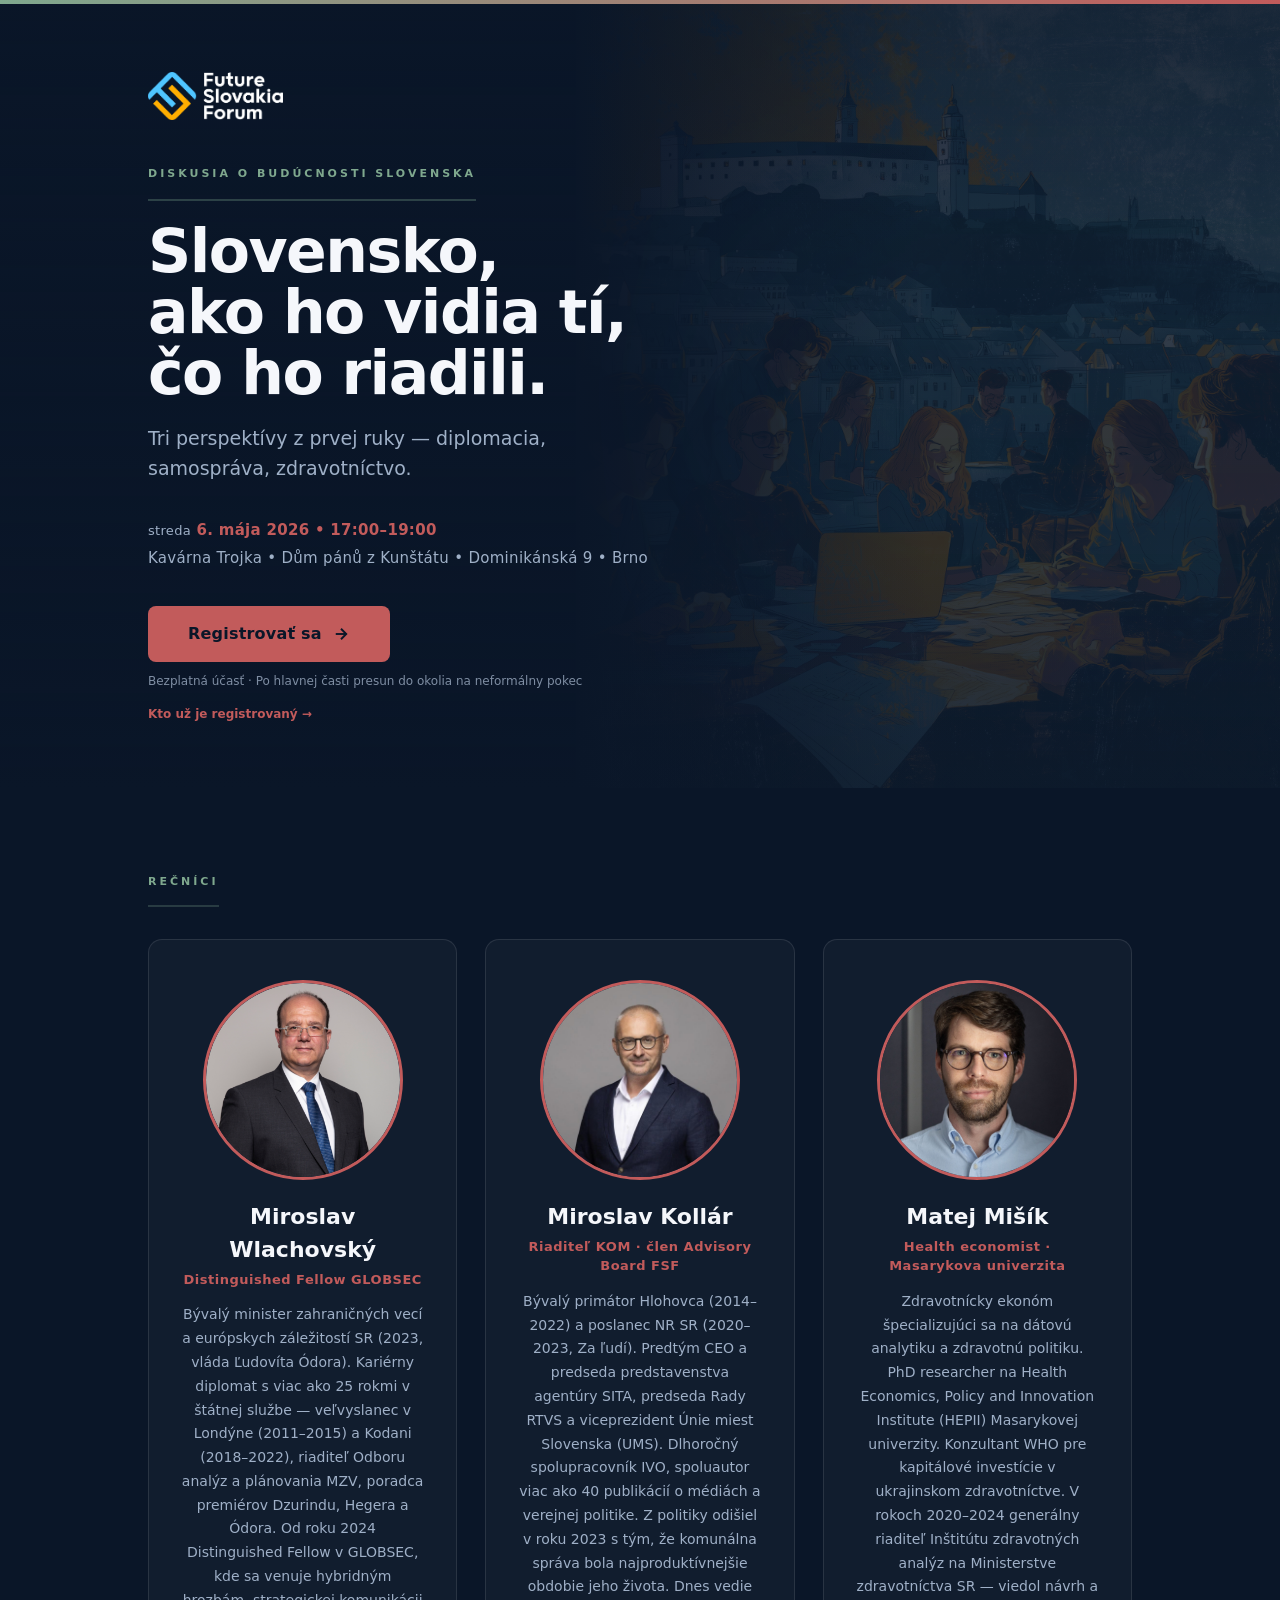
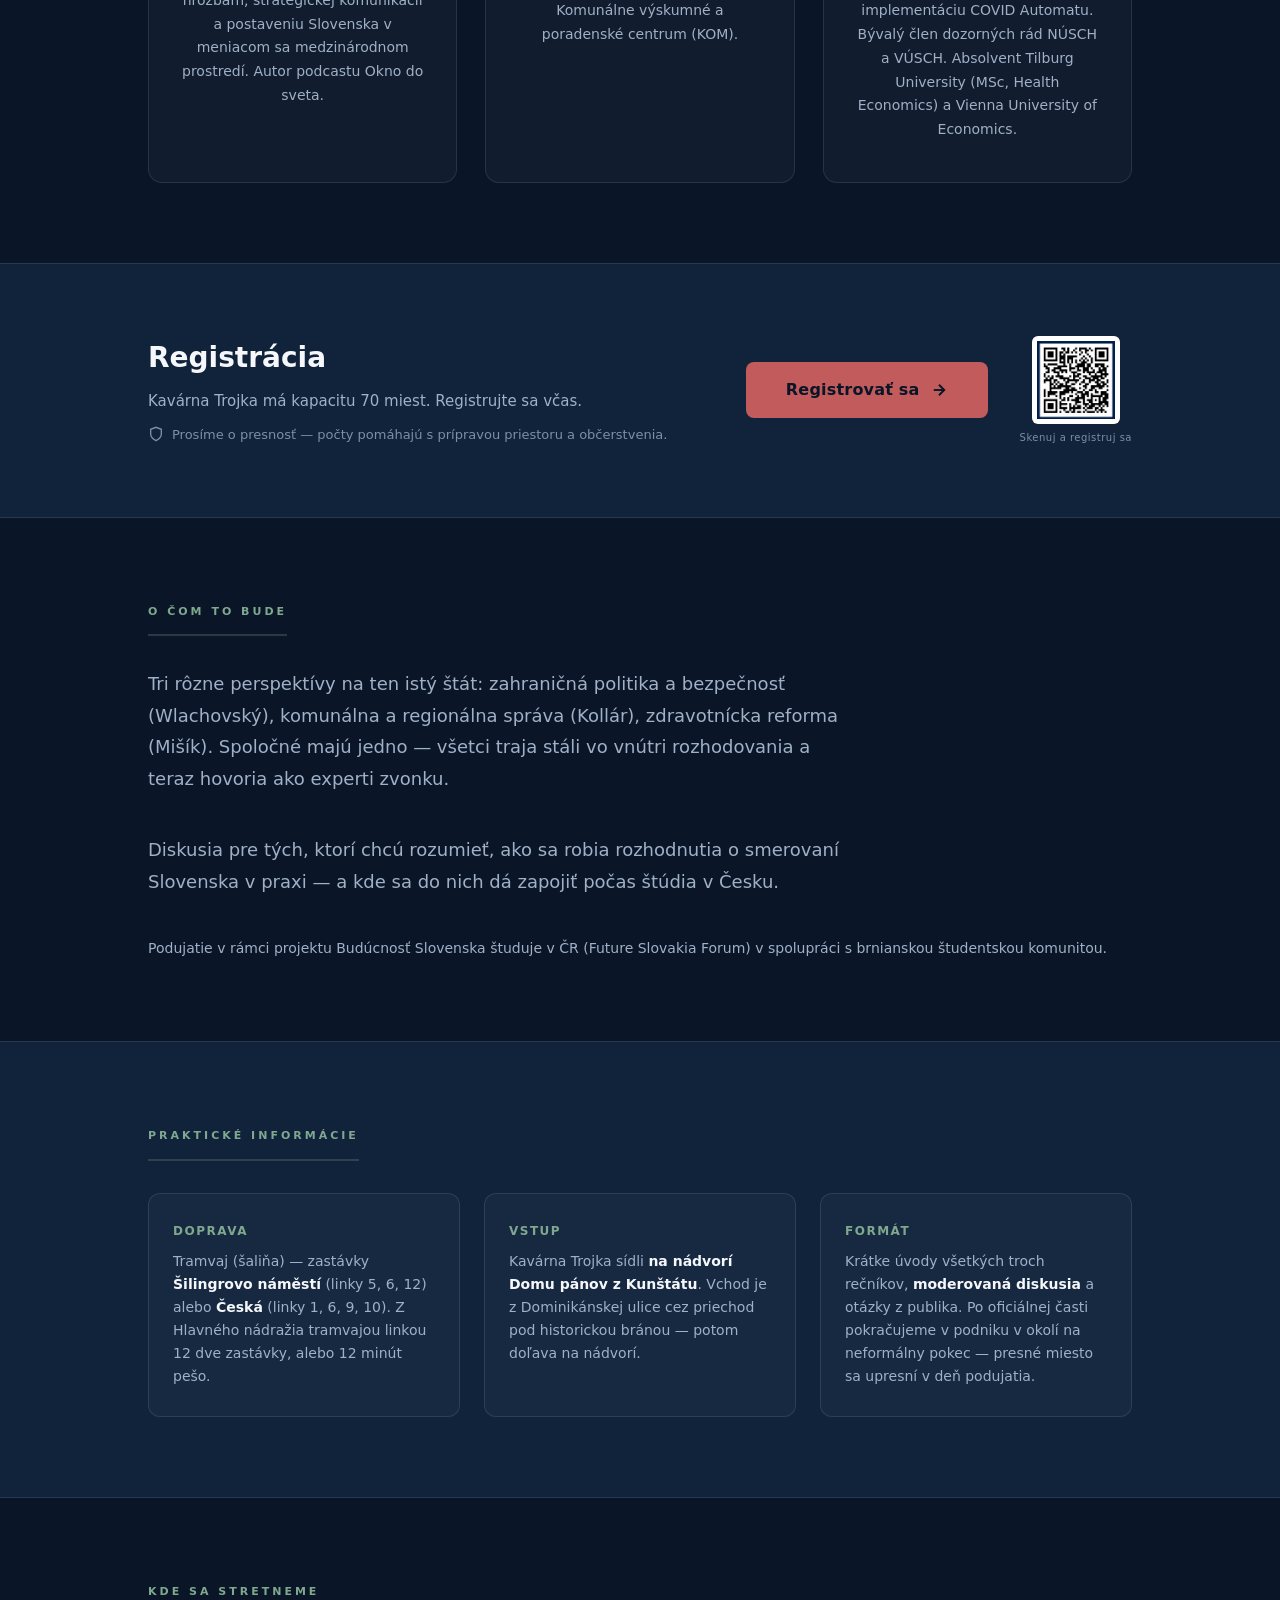
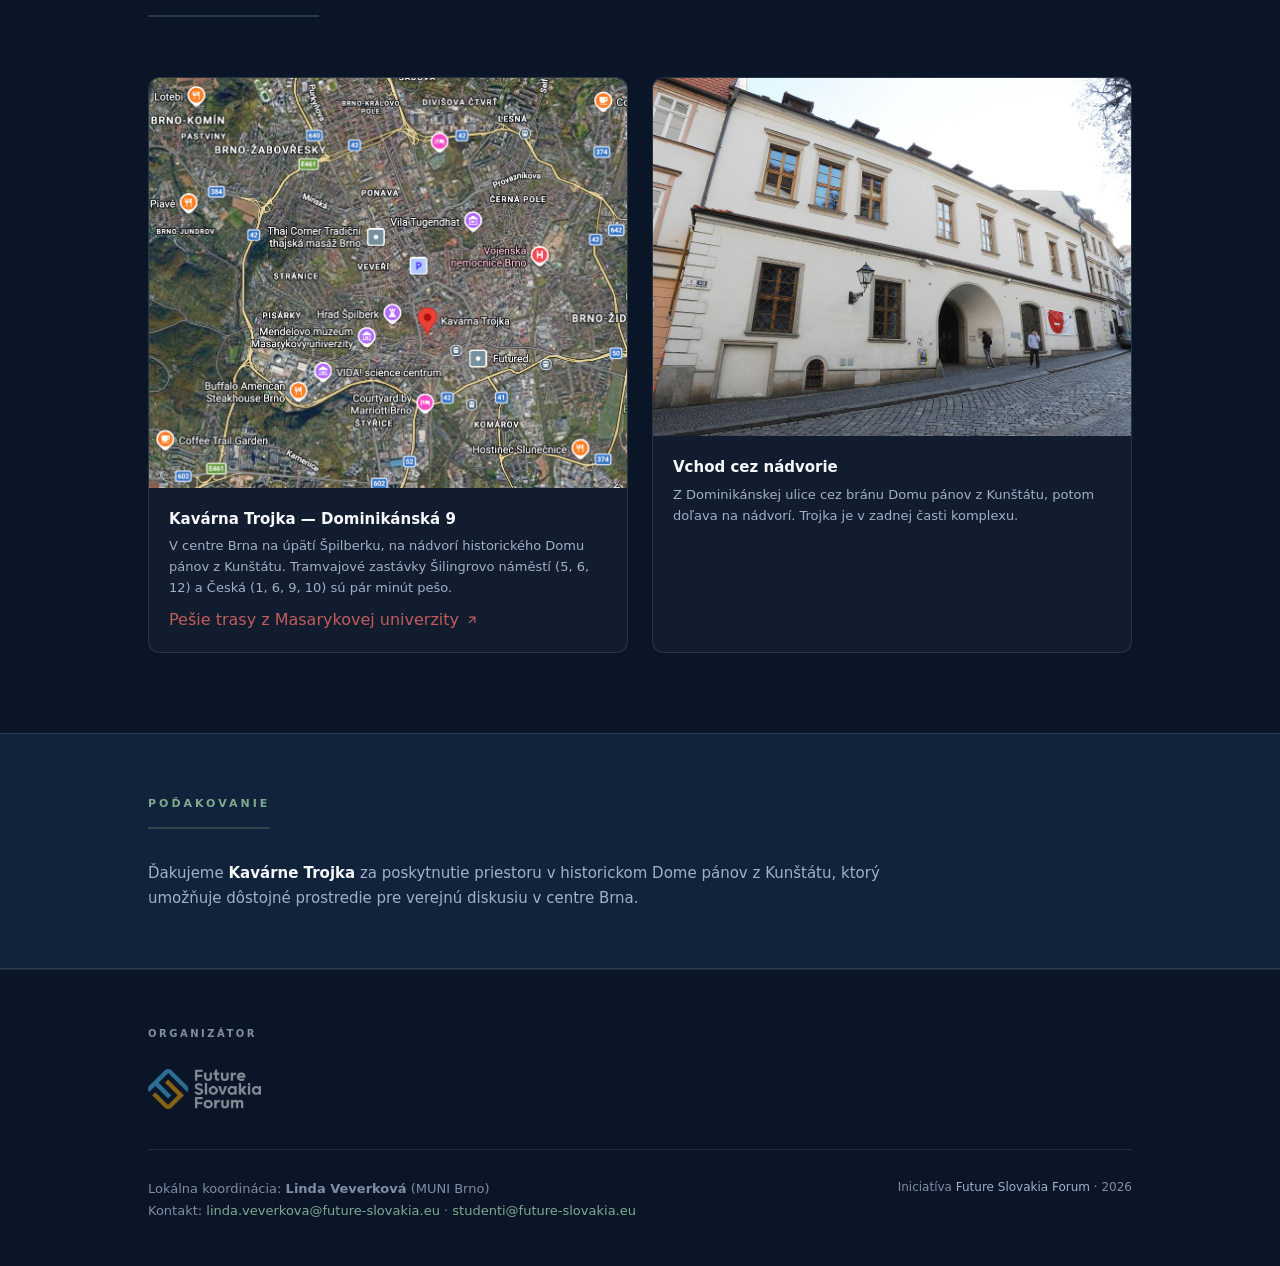
<file: brno/index.html>
<!DOCTYPE html>
<html lang="sk">
<head>
<meta charset="UTF-8">
<meta name="viewport" content="width=device-width, initial-scale=1.0">
<title>Slovensko, ako ho vidia tí, čo ho riadili — diskusia v Brne 6. mája 2026 | Future Slovakia Forum</title>
<meta name="description" content="Tri perspektívy z prvej ruky — diplomacia, samospráva, zdravotníctvo. Wlachovský, Kollár, Mišík. Streda 6. 5. 2026, 17:00, Kavárna Trojka, Brno.">
<meta property="og:title" content="Slovensko, ako ho vidia tí, čo ho riadili">
<meta property="og:description" content="Diplomat, primátor, health economist v Brne. Wlachovský, Kollár, Mišík. 6.5.2026, 17:00, Kavárna Trojka.">
<meta property="og:type" content="website">
<meta property="og:url" content="https://healthy-future.sk/brno/">
<meta property="og:image" content="https://healthy-future.sk/brno/og-image.png">
<meta property="og:image:width" content="1200">
<meta property="og:image:height" content="630">
<meta property="og:locale" content="sk_SK">
<meta name="twitter:card" content="summary_large_image">
<meta name="twitter:title" content="Slovensko, ako ho vidia tí, čo ho riadili">
<meta name="twitter:image" content="https://healthy-future.sk/brno/og-image.png">
<link rel="canonical" href="https://healthy-future.sk/brno/">
<link rel="icon" type="image/png" href="favicon.png">
<meta name="referrer" content="strict-origin-when-cross-origin">
<meta http-equiv="Content-Security-Policy" content="default-src 'self'; style-src 'self' 'unsafe-inline' https://fonts.googleapis.com; font-src 'self' https://fonts.gstatic.com; img-src 'self' data: https://healthy-future.sk; connect-src 'self' https://script.google.com https://script.googleusercontent.com; frame-ancestors 'none'; base-uri 'self'; form-action 'self';">
<link rel="preconnect" href="https://fonts.googleapis.com">
<link rel="preconnect" href="https://fonts.gstatic.com" crossorigin>
<link href="https://fonts.googleapis.com/css2?family=Inter+Tight:ital,wght@0,300;0,400;0,500;0,600;0,700;0,800;0,900&display=swap" rel="stylesheet">
<style>
  *{margin:0;padding:0;box-sizing:border-box}
  html{scroll-behavior:smooth}

  :root{
    --bg-primary:#0a1628;
    --bg-secondary:#10233b;
    --bg-overlay:rgba(10,22,40,0.84);
    --text-primary:#f5f7fb;
    --text-secondary:#9fb0c7;
    --text-muted:#7f8ea3;
    --accent:#c25b5b;
    --accent-hover:#a84a4a;
    --btn-text:#0a1628;
    --border-soft:rgba(255,255,255,0.10);
    --card-bg:rgba(255,255,255,0.03);
    --font:'Inter Tight',system-ui,sans-serif;
  }

  body{
    font-family:var(--font);
    background:var(--bg-primary);
    color:var(--text-primary);
    -webkit-font-smoothing:antialiased;
    -moz-osx-font-smoothing:grayscale;
    line-height:1.5;
  }

  /* ═══════════════════════════════════════
     HERO
     ═══════════════════════════════════════ */
  .hero{
    position:relative;
    overflow:hidden;
  }
  .hero::before{
    content:'';position:absolute;top:0;left:0;right:0;height:4px;
    background:linear-gradient(90deg,#7fa88e,var(--accent));z-index:3;
  }
  .hero-bg{
    position:absolute;top:0;left:0;right:0;bottom:0;
    opacity:0.07;pointer-events:none;z-index:0;
  }
  .hero-overlay{
    position:absolute;top:0;left:0;right:0;bottom:0;
    background:linear-gradient(180deg,var(--bg-primary) 0%,rgba(10,22,40,0.6) 50%,var(--bg-primary) 100%);
    pointer-events:none;z-index:1;
  }
  .hero-inner{
    max-width:1080px;margin:0 auto;padding:72px 48px 64px;
    position:relative;z-index:2;
    display:flex;
    flex-direction:column;
    justify-content:center;
    width:100%;
  }

  /* Hero left — text block */
  .hero-left{max-width:520px}
  .hero-logo{
    height:48px;width:auto;margin-bottom:40px;display:block;
  }
  .hero-tag{
    font-size:11px;font-weight:700;letter-spacing:3px;text-transform:uppercase;
    color:#7fa88e;margin-bottom:20px;
    padding-bottom:16px;
    border-bottom:2px solid rgba(127,168,142,0.30);
    display:inline-block;
  }
  .hero h1{
    font-size:clamp(38px,5.5vw,60px);
    font-weight:900;line-height:1.02;
    letter-spacing:-1.5px;
    margin-bottom:20px;
    color:var(--text-primary);
  }
  .hero-sub{
    font-size:clamp(16px,1.8vw,19px);font-weight:400;
    color:var(--text-secondary);line-height:1.55;
    margin-bottom:36px;
  }
  .hero-meta{
    display:flex;flex-direction:column;gap:6px;
    margin-bottom:36px;
  }
  .hero-meta-line{
    font-size:15px;font-weight:600;
    color:var(--accent);
    letter-spacing:0.3px;
  }
  .hero-meta-line.venue{
    color:var(--text-secondary);font-weight:500;
  }
  .hero-cta-group{
    display:flex;flex-direction:column;gap:10px;
    align-items:flex-start;
  }
  .btn-primary{
    display:inline-flex;align-items:center;gap:10px;
    padding:16px 40px;
    background:var(--accent);color:var(--btn-text);
    font-size:16px;font-weight:700;font-family:var(--font);
    border:none;border-radius:8px;text-decoration:none;cursor:pointer;
    transition:background 0.2s,transform 0.15s;
    letter-spacing:0.2px;
  }
  .btn-primary:hover{background:var(--accent-hover);transform:translateY(-1px)}
  .btn-primary svg{width:18px;height:18px;stroke:var(--btn-text);fill:none;stroke-width:2.5}
  .hero-micro{
    font-size:12px;font-weight:500;color:var(--text-muted);
    line-height:1.6;
  }

  /* Hero right — Praha illustration */
  .hero-illustration{
    position:absolute;top:0;right:0;bottom:0;width:55%;
    z-index:1;pointer-events:none;
    overflow:hidden;
  }
  .hero-illustration img{
    width:100%;height:100%;
    object-fit:cover;object-position:center center;
    opacity:0.17;
  }
  .hero-illustration::before{
    content:'';position:absolute;top:0;left:0;bottom:0;width:50%;
    background:linear-gradient(90deg,var(--bg-primary) 0%,transparent 100%);
    z-index:1;
  }
  .hero-illustration::after{
    content:'';position:absolute;top:0;left:0;right:0;bottom:0;
    background:linear-gradient(180deg,rgba(10,22,40,0.4) 0%,transparent 30%,transparent 70%,rgba(10,22,40,0.4) 100%);
    z-index:1;
  }

  /* ═══════════════════════════════════════
     SECTION COMMON
     ═══════════════════════════════════════ */
  .section-wrap{
    max-width:1080px;margin:0 auto;padding:80px 48px;
  }
  .section-label{
    font-size:11px;font-weight:700;letter-spacing:3px;text-transform:uppercase;
    color:#7fa88e;margin-bottom:32px;
    padding-bottom:14px;
    border-bottom:2px solid rgba(127,168,142,0.25);
    display:inline-block;
  }
  .section-bg{
    background:var(--bg-secondary);
    border-top:1px solid var(--border-soft);
    border-bottom:1px solid var(--border-soft);
  }

  /* ═══════════════════════════════════════
     SPEAKERS FULL
     ═══════════════════════════════════════ */
  .speakers-grid{
    display:grid;grid-template-columns:repeat(3,1fr);gap:28px;
  }
  @media(max-width:900px){
    .speakers-grid{grid-template-columns:1fr;gap:24px}
  }
  .speaker-card{
    background:var(--card-bg);
    border:1px solid var(--border-soft);
    border-radius:14px;padding:40px 32px;
    display:flex;flex-direction:column;align-items:center;
    text-align:center;
    transition:border-color 0.3s,background 0.3s;
  }
  .speaker-card:hover{
    border-color:rgba(194,91,91,0.25);
    background:rgba(255,255,255,0.05);
  }
  .speaker-photo{
    width:200px;height:200px;border-radius:50%;
    object-fit:cover;object-position:center top;
    border:3px solid var(--accent);
    margin-bottom:20px;background:var(--bg-secondary);
  }
  .speaker-name{font-size:22px;font-weight:700;margin-bottom:4px}
  .speaker-title{font-size:13px;font-weight:600;color:var(--accent);margin-bottom:14px;letter-spacing:0.5px}
  .speaker-bio{font-size:14px;font-weight:400;color:var(--text-secondary);line-height:1.7;max-width:420px}

  /* ═══════════════════════════════════════
     REGISTRATION CTA
     ═══════════════════════════════════════ */
  .cta-section{position:relative;overflow:hidden}
  .cta-section .cta-bg{
    position:absolute;top:0;left:0;right:0;bottom:0;
    opacity:0.04;pointer-events:none;
  }
  .cta-inner{
    max-width:1080px;margin:0 auto;padding:72px 48px;
    display:flex;align-items:center;justify-content:space-between;gap:48px;
    flex-wrap:wrap;position:relative;z-index:1;
  }
  .cta-left{flex:1;min-width:300px}
  .cta-left h2{font-size:28px;font-weight:800;margin-bottom:10px}
  .cta-left p{font-size:15px;font-weight:400;color:var(--text-secondary);line-height:1.6;margin-bottom:6px;max-width:480px}
  .cta-note{
    display:flex;align-items:center;gap:8px;
    font-size:13px;color:var(--text-muted);margin-top:12px;
  }
  .cta-note svg{width:16px;height:16px;stroke:var(--text-muted);fill:none;stroke-width:2;flex-shrink:0}
  .cta-right{
    display:flex;align-items:center;gap:32px;flex-shrink:0;
  }
  .qr-block{
    display:flex;flex-direction:column;align-items:center;gap:6px;
  }
  .qr-wrap{
    width:88px;height:88px;background:white;border-radius:6px;padding:5px;
  }
  .qr-wrap img{width:100%;height:100%;object-fit:contain}
  .qr-caption{font-size:10px;font-weight:500;color:var(--text-muted);letter-spacing:0.5px}

  /* ═══════════════════════════════════════
     ABOUT
     ═══════════════════════════════════════ */
  .about-lead{
    font-size:18px;font-weight:400;color:var(--text-secondary);
    line-height:1.75;max-width:700px;margin-bottom:40px;
  }
  .about-lead strong{color:var(--text-primary);font-weight:600}
  .about-grid{
    display:grid;grid-template-columns:1fr 1fr;gap:40px;
  }
  .about-card{
    border-left:3px solid var(--accent);
    padding-left:20px;
  }
  .about-card h3{
    font-size:15px;font-weight:700;color:var(--accent);margin-bottom:8px;
  }
  .about-card p{
    font-size:14px;font-weight:400;color:var(--text-secondary);line-height:1.7;
  }

  /* ═══════════════════════════════════════
     PRACTICAL INFO
     ═══════════════════════════════════════ */
  .practical-grid{
    display:grid;grid-template-columns:repeat(3,1fr);gap:24px;
  }
  .practical-item{
    padding:28px 24px;background:var(--card-bg);
    border:1px solid var(--border-soft);border-radius:12px;
  }
  .practical-item h4{
    font-size:12px;font-weight:700;letter-spacing:1.5px;text-transform:uppercase;
    color:#7fa88e;margin-bottom:10px;
  }
  .practical-item p{
    font-size:14px;font-weight:400;color:var(--text-secondary);line-height:1.65;
  }
  .practical-item p strong{color:var(--text-primary);font-weight:600}

  /* ═══════════════════════════════════════
     KDE SA STRETNEME
     ═══════════════════════════════════════ */
  .venue-grid{
    display:grid;grid-template-columns:1fr 1fr;gap:24px;margin-top:28px;
  }
  .venue-card{
    border-radius:12px;overflow:hidden;
    border:1px solid var(--border-soft);
    background:var(--card-bg);
  }
  .venue-card img{
    width:100%;height:auto;display:block;
  }
  .venue-card-body{padding:20px}
  .venue-card-body h4{
    font-size:15px;font-weight:700;color:var(--text-primary);margin-bottom:6px;
  }
  .venue-card-body p{
    font-size:13px;font-weight:400;color:var(--text-secondary);line-height:1.6;
  }
  .venue-link{
    display:inline-flex;align-items:center;gap:6px;
    margin-top:10px;font-size:13px;font-weight:600;
    color:var(--accent);text-decoration:none;
  }
  .venue-link:hover{text-decoration:underline}
  .venue-link svg{width:14px;height:14px;stroke:var(--accent);fill:none;stroke-width:2}
  @media(max-width:640px){
    .venue-grid{grid-template-columns:1fr}
  }

  /* ═══════════════════════════════════════
     ACKNOWLEDGMENT
     ═══════════════════════════════════════ */
  .ack-section{
    border-top:1px solid var(--border-soft);
    border-bottom:1px solid var(--border-soft);
    background:var(--bg-secondary);
  }
  .ack-inner{
    max-width:1080px;margin:0 auto;padding:56px 48px;
  }
  .ack-lead{
    font-size:15px;font-weight:400;color:var(--text-secondary);line-height:1.7;
    max-width:780px;margin-bottom:32px;
  }
  .ack-lead strong{color:var(--text-primary);font-weight:600}
  .ack-grid{
    display:grid;grid-template-columns:1fr 1fr;gap:28px;
  }
  .ack-card{
    padding:24px;
    border-left:3px solid var(--accent);
    background:var(--card-bg);
    border-radius:0 10px 10px 0;
  }
  .ack-card h4{
    font-size:15px;font-weight:700;color:var(--text-primary);margin-bottom:4px;
  }
  .ack-card .ack-role{
    font-size:12px;font-weight:600;color:var(--accent);margin-bottom:10px;
    letter-spacing:0.3px;
  }
  .ack-card p{
    font-size:13px;font-weight:400;color:var(--text-secondary);line-height:1.65;
  }
  .ack-card a{color:#7fa88e;text-decoration:none;font-weight:500}
  .ack-card a:hover{text-decoration:underline}
  @media(max-width:640px){
    .ack-inner{padding:40px 24px}
    .ack-grid{grid-template-columns:1fr}
  }

  /* ═══════════════════════════════════════
     FOOTER / PARTNERS
     ═══════════════════════════════════════ */
  .footer{
    border-top:1px solid var(--border-soft);
  }
  .footer-inner{
    max-width:1080px;margin:0 auto;padding:56px 48px 44px;
  }
  .partners-label{
    font-size:10px;font-weight:700;letter-spacing:2.5px;text-transform:uppercase;
    color:var(--text-muted);margin-bottom:28px;
  }
  .partners-row{
    display:flex;align-items:center;gap:28px;flex-wrap:wrap;margin-bottom:40px;
  }
  .partner-divider{width:1px;height:28px;background:var(--border-soft)}
  .partner-uk{
    background:rgba(255,255,255,0.88);border-radius:4px;padding:5px 8px;
    display:inline-flex;align-items:center;
  }
  .footer-bottom{
    display:flex;justify-content:space-between;align-items:flex-start;flex-wrap:wrap;gap:20px;
    padding-top:28px;border-top:1px solid var(--border-soft);
  }
  .footer-contact{font-size:13px;font-weight:400;color:var(--text-muted);line-height:1.7}
  .footer-contact a{color:#7fa88e;text-decoration:none}
  .footer-contact a:hover{text-decoration:underline}
  .footer-brand{font-size:12px;font-weight:400;color:var(--text-muted)}
  .footer-brand a{color:var(--text-secondary);text-decoration:none}

  /* ═══════════════════════════════════════
     RESPONSIVE — TABLET
     ═══════════════════════════════════════ */
  @media(max-width:900px){
    .hero-inner{
      padding:80px 32px 56px;
    }
    .hero-illustration{opacity:0.6}
    .section-wrap{padding:64px 32px}
    .cta-inner{padding:56px 32px}
    .footer-inner{padding:48px 32px 36px}
  }

  /* ═══════════════════════════════════════
     RESPONSIVE — MOBILE
     ═══════════════════════════════════════ */
  @media(max-width:640px){
    .hero-inner{
      padding:56px 24px 40px;
      gap:40px;
    }
    .hero-logo{height:40px;margin-bottom:28px}
    .hero h1{margin-bottom:16px}
    .hero-sub{margin-bottom:28px}
    .hero-meta{margin-bottom:28px}
    .hero-illustration{display:none}
    .section-wrap{padding:56px 24px}
    .speakers-grid{grid-template-columns:1fr;gap:24px}
    .speaker-card{padding:32px 24px}
    .speaker-photo{width:160px;height:160px}
    .cta-inner{
      flex-direction:column;text-align:center;
      padding:48px 24px;gap:32px;
    }
    .cta-left p{max-width:100%}
    .cta-note{justify-content:center}
    .cta-right{flex-direction:column;align-items:center}
    .about-grid{grid-template-columns:1fr;gap:24px}
    .practical-grid{grid-template-columns:1fr;gap:16px}
    .footer-inner{padding:40px 24px 32px}
    .footer-bottom{flex-direction:column;align-items:center;text-align:center}
  }

  /* ═══════════════════════════════════════
     A11Y — FOCUS STATES
     ═══════════════════════════════════════ */
  a:focus-visible,button:focus-visible{
    outline:2px solid var(--accent);
    outline-offset:3px;
    border-radius:4px;
  }

  /* ═══════════════════════════════════════
     SUBTLE ENTRANCE ANIMATIONS
     ═══════════════════════════════════════ */
  @media(prefers-reduced-motion:no-preference){
    .hero-left{animation:fadeUp 0.7s ease-out both}
    .speaker-card{animation:fadeUp 0.5s ease-out both}
    .speaker-card:nth-child(2){animation-delay:0.1s}
    @keyframes fadeUp{
      from{opacity:0;transform:translateY(20px)}
      to{opacity:1;transform:translateY(0)}
    }
  }
</style>
</head>
<body>

<!-- ════════════════════ HERO ════════════════════ -->
<section class="hero">
  <div class="hero-bg" role="presentation"></div>
  <div class="hero-overlay" role="presentation"></div>
  <div class="hero-inner">

    <div class="hero-left">
      <img src="logo-fsf.png" alt="Future Slovakia Forum" class="hero-logo" width="160" height="48">
      <div class="hero-tag">Diskusia o budúcnosti Slovenska</div>
      <h1>Slovensko,<br>ako ho vidia tí, čo ho riadili.</h1>
      <p class="hero-sub">Tri perspektívy z prvej ruky — diplomacia, samospráva, zdravotníctvo.</p>
      <div class="hero-meta">
        <span class="hero-meta-line"><span style="font-weight:400;font-size:13px;color:var(--text-secondary)">streda</span> 6. mája 2026 • 17:00–19:00</span>
        <span class="hero-meta-line venue">Kavárna Trojka • Dům pánů z&nbsp;Kunštátu • Dominikánská 9 • Brno</span>
      </div>
      <div class="hero-cta-group">
        <a href="registracia.html" class="btn-primary" target="_blank" rel="noopener noreferrer">
          Registrovať sa
          <svg viewBox="0 0 24 24"><line x1="5" y1="12" x2="19" y2="12"/><polyline points="12 5 19 12 12 19"/></svg>
        </a>
        <span class="hero-micro">Bezplatná účasť · Po hlavnej časti presun do okolia na neformálny pokec</span>
        <a href="ucastnici.html" class="hero-micro" style="display:inline-flex;align-items:center;gap:6px;color:var(--accent);text-decoration:none;margin-top:4px;font-weight:600">
          Kto už je registrovaný →
        </a>
      </div>
    </div>

  </div>
  <div class="hero-illustration" role="presentation">
    <img src="Brno.png" alt="" loading="eager">
  </div>
</section>

<!-- ════════════════════ SPEAKERS (full bios) ════════════════════ -->
<section class="section-wrap">
  <div class="section-label">Rečníci</div>
  <div class="speakers-grid">
    <div class="speaker-card">
      <img class="speaker-photo" src="wlachovsky_portrait.png" alt="Miroslav Wlachovský" width="200" height="200" loading="lazy">
      <div class="speaker-name">Miroslav Wlachovský</div>
      <div class="speaker-title">Distinguished Fellow GLOBSEC</div>
      <div class="speaker-bio">
        Bývalý minister zahraničných vecí a európskych záležitostí SR (2023, vláda Ľudovíta Ódora). Kariérny diplomat s viac ako 25 rokmi v štátnej službe — veľvyslanec v Londýne (2011–2015) a Kodani (2018–2022), riaditeľ Odboru analýz a plánovania MZV, poradca premiérov Dzurindu, Hegera a Ódora. Od roku 2024 Distinguished Fellow v GLOBSEC, kde sa venuje hybridným hrozbám, strategickej komunikácii a postaveniu Slovenska v meniacom sa medzinárodnom prostredí. Autor podcastu Okno do sveta.
      </div>
    </div>
    <div class="speaker-card">
      <img class="speaker-photo" src="kollar_portrait.jpg" alt="Miroslav Kollár" width="200" height="200" loading="lazy">
      <div class="speaker-name">Miroslav Kollár</div>
      <div class="speaker-title">Riaditeľ KOM · člen Advisory Board FSF</div>
      <div class="speaker-bio">
        Bývalý primátor Hlohovca (2014–2022) a poslanec NR&nbsp;SR (2020–2023, Za ľudí). Predtým CEO a predseda predstavenstva agentúry SITA, predseda Rady RTVS a viceprezident Únie miest Slovenska (UMS). Dlhoročný spolupracovník IVO, spoluautor viac ako 40 publikácií o médiách a verejnej politike. Z politiky odišiel v roku 2023 s tým, že komunálna správa bola najproduktívnejšie obdobie jeho života. Dnes vedie Komunálne výskumné a poradenské centrum (KOM).
      </div>
    </div>
    <div class="speaker-card">
      <img class="speaker-photo" src="misik_portrait.jpg" alt="Matej Mišík" width="200" height="200" loading="lazy">
      <div class="speaker-name">Matej Mišík</div>
      <div class="speaker-title">Health economist · Masarykova univerzita</div>
      <div class="speaker-bio">
        Zdravotnícky ekonóm špecializujúci sa na dátovú analytiku a zdravotnú politiku. PhD researcher na Health Economics, Policy and Innovation Institute (HEPII) Masarykovej univerzity. Konzultant WHO pre kapitálové investície v ukrajinskom zdravotníctve. V rokoch 2020–2024 generálny riaditeľ Inštitútu zdravotných analýz na Ministerstve zdravotníctva SR — viedol návrh a implementáciu COVID Automatu. Bývalý člen dozorných rád NÚSCH a VÚSCH. Absolvent Tilburg University (MSc, Health Economics) a Vienna University of Economics.
      </div>
    </div>
  </div>
</section>

<!-- ════════════════════ REGISTRATION ════════════════════ -->
<section class="cta-section section-bg">
  <div class="cta-bg" role="presentation"></div>
  <div class="cta-inner">
    <div class="cta-left">
      <h2>Registrácia</h2>
      <p>Kavárna Trojka má kapacitu 70 miest. Registrujte sa včas.</p>
      <div class="cta-note">
        <svg viewBox="0 0 24 24"><path d="M12 22s8-4 8-10V5l-8-3-8 3v7c0 6 8 10 8 10z"/></svg>
        Prosíme o presnosť — počty pomáhajú s prípravou priestoru a občerstvenia.
      </div>
    </div>
    <div class="cta-right">
      <a href="registracia.html" class="btn-primary" target="_blank" rel="noopener noreferrer">
        Registrovať sa
        <svg viewBox="0 0 24 24"><line x1="5" y1="12" x2="19" y2="12"/><polyline points="12 5 19 12 12 19"/></svg>
      </a>
      <div class="qr-block">
        <div class="qr-wrap">
          <img src="qr-brno.png" alt="QR kód na registráciu" width="88" height="88">
        </div>
        <span class="qr-caption">Skenuj a registruj sa</span>
      </div>
    </div>
  </div>
</section>

<!-- ════════════════════ O ČOM TO BUDE ════════════════════ -->
<section class="section-wrap">
  <div class="section-label">O čom to bude</div>
  <p class="about-lead">
    Tri rôzne perspektívy na ten istý štát: zahraničná politika a bezpečnosť (Wlachovský), komunálna a regionálna správa (Kollár), zdravotnícka reforma (Mišík). Spoločné majú jedno — všetci traja stáli vo vnútri rozhodovania a teraz hovoria ako experti zvonku.
  </p>
  <p class="about-lead" style="margin-bottom:40px">
    Diskusia pre tých, ktorí chcú rozumieť, ako sa robia rozhodnutia o smerovaní Slovenska v praxi — a kde sa do nich dá zapojiť počas štúdia v&nbsp;Česku.
  </p>
  <p style="font-size:14px;font-weight:400;color:var(--text-secondary);line-height:1.7">
    Podujatie v rámci projektu Budúcnosť Slovenska študuje v&nbsp;ČR (Future Slovakia Forum) v spolupráci s brnianskou študentskou komunitou.
  </p>
</section>

<!-- ════════════════════ PRAKTICKÉ INFORMÁCIE ════════════════════ -->
<section class="section-bg">
  <div class="section-wrap">
    <div class="section-label">Praktické informácie</div>
    <div class="practical-grid">
      <div class="practical-item">
        <h4>Doprava</h4>
        <p>Tramvaj (šaliňa) — zastávky <strong>Šilingrovo náměstí</strong> (linky 5, 6, 12) alebo <strong>Česká</strong> (linky 1, 6, 9, 10). Z Hlavného nádražia tramvajou linkou 12 dve zastávky, alebo 12 minút pešo.</p>
      </div>
      <div class="practical-item">
        <h4>Vstup</h4>
        <p>Kavárna Trojka sídli <strong>na nádvorí Domu pánov z&nbsp;Kunštátu</strong>. Vchod je z Dominikánskej ulice cez priechod pod historickou bránou — potom doľava na nádvorí.</p>
      </div>
      <div class="practical-item">
        <h4>Formát</h4>
        <p>Krátke úvody všetkých troch rečníkov, <strong>moderovaná diskusia</strong> a otázky z publika. Po oficiálnej časti pokračujeme v podniku v okolí na neformálny pokec — presné miesto sa upresní v deň podujatia.</p>
      </div>
    </div>
  </div>
</section>

<!-- ════════════════════ KDE SA STRETNEME ════════════════════ -->
<section class="section-wrap">
  <div class="section-label">Kde sa stretneme</div>
  <div class="venue-grid">
    <div class="venue-card">
      <img src="mapa-trojka.png" alt="Mapa polohy Kavárna Trojka v centre Brna" loading="lazy">
      <div class="venue-card-body">
        <h4>Kavárna Trojka — Dominikánská 9</h4>
        <p>V centre Brna na úpätí Špilberku, na nádvorí historického Domu pánov z&nbsp;Kunštátu. Tramvajové zastávky Šilingrovo náměstí (5, 6, 12) a Česká (1, 6, 9, 10) sú pár minút pešo.</p>
        <button onclick="document.getElementById('routeModal').style.display='flex'" class="venue-link" style="background:none;border:none;cursor:pointer;padding:0;font:inherit">
          Pešie trasy z Masarykovej univerzity
          <svg viewBox="0 0 24 24"><line x1="7" y1="17" x2="17" y2="7"/><polyline points="7 7 17 7 17 17"/></svg>
        </button>
      </div>
    </div>
    <div class="venue-card">
      <img src="vchod-trojka.jpg" alt="Vchod do Kavárny Trojka cez nádvorie Domu pánov z Kunštátu" loading="lazy">
      <div class="venue-card-body">
        <h4>Vchod cez nádvorie</h4>
        <p>Z Dominikánskej ulice cez bránu Domu pánov z&nbsp;Kunštátu, potom doľava na nádvorí. Trojka je v zadnej časti komplexu.</p>
      </div>
    </div>
  </div>
</section>

<!-- ════════════════════ POĎAKOVANIE ════════════════════ -->
<section class="ack-section">
  <div class="ack-inner">
    <div class="section-label">Poďakovanie</div>
    <p class="ack-lead" style="margin-bottom:0">
      Ďakujeme <strong>Kavárne Trojka</strong> za poskytnutie priestoru v historickom Dome pánov z&nbsp;Kunštátu, ktorý umožňuje dôstojné prostredie pre verejnú diskusiu v centre Brna.
    </p>
  </div>
</section>

<!-- ════════════════════ FOOTER ════════════════════ -->
<footer class="footer">
  <div class="footer-inner">
    <div class="partners-label">Organizátor</div>
    <div class="partners-row">
      <img src="logo-fsf.png" alt="Future Slovakia Forum" style="height:40px;width:auto;opacity:0.5">
    </div>
    <div class="footer-bottom">
      <div class="footer-contact">
        Lokálna koordinácia: <strong>Linda Veverková</strong> (MUNI Brno)<br>
        Kontakt: <a href="mailto:linda.veverkova@future-slovakia.eu">linda.veverkova@future-slovakia.eu</a> · <a href="mailto:studenti@future-slovakia.eu">studenti@future-slovakia.eu</a>
      </div>
      <div class="footer-brand">
        Iniciatíva <a href="https://future-slovakia.eu">Future Slovakia Forum</a> · 2026
      </div>
    </div>
  </div>
</footer>

<!-- Route modal -->
<div id="routeModal" onclick="if(event.target===this)this.style.display='none'" style="display:none;position:fixed;inset:0;z-index:9999;background:rgba(0,0,0,.85);align-items:center;justify-content:center;padding:1rem">
  <div style="position:relative;max-width:900px;width:100%">
    <button onclick="document.getElementById('routeModal').style.display='none'" style="position:absolute;top:-40px;right:0;background:none;border:none;color:#fff;font-size:2rem;cursor:pointer;line-height:1" aria-label="Zavrieť">&times;</button>
    <img src="pesi-trasa-trojka.png" alt="Tri alternatívne pešie trasy z Masarykovej univerzity ku Kavárne Trojka — 11, 12 a 13 minút (800–900 m)" style="width:100%;border-radius:8px">
  </div>
</div>

</body>
</html>
</file>
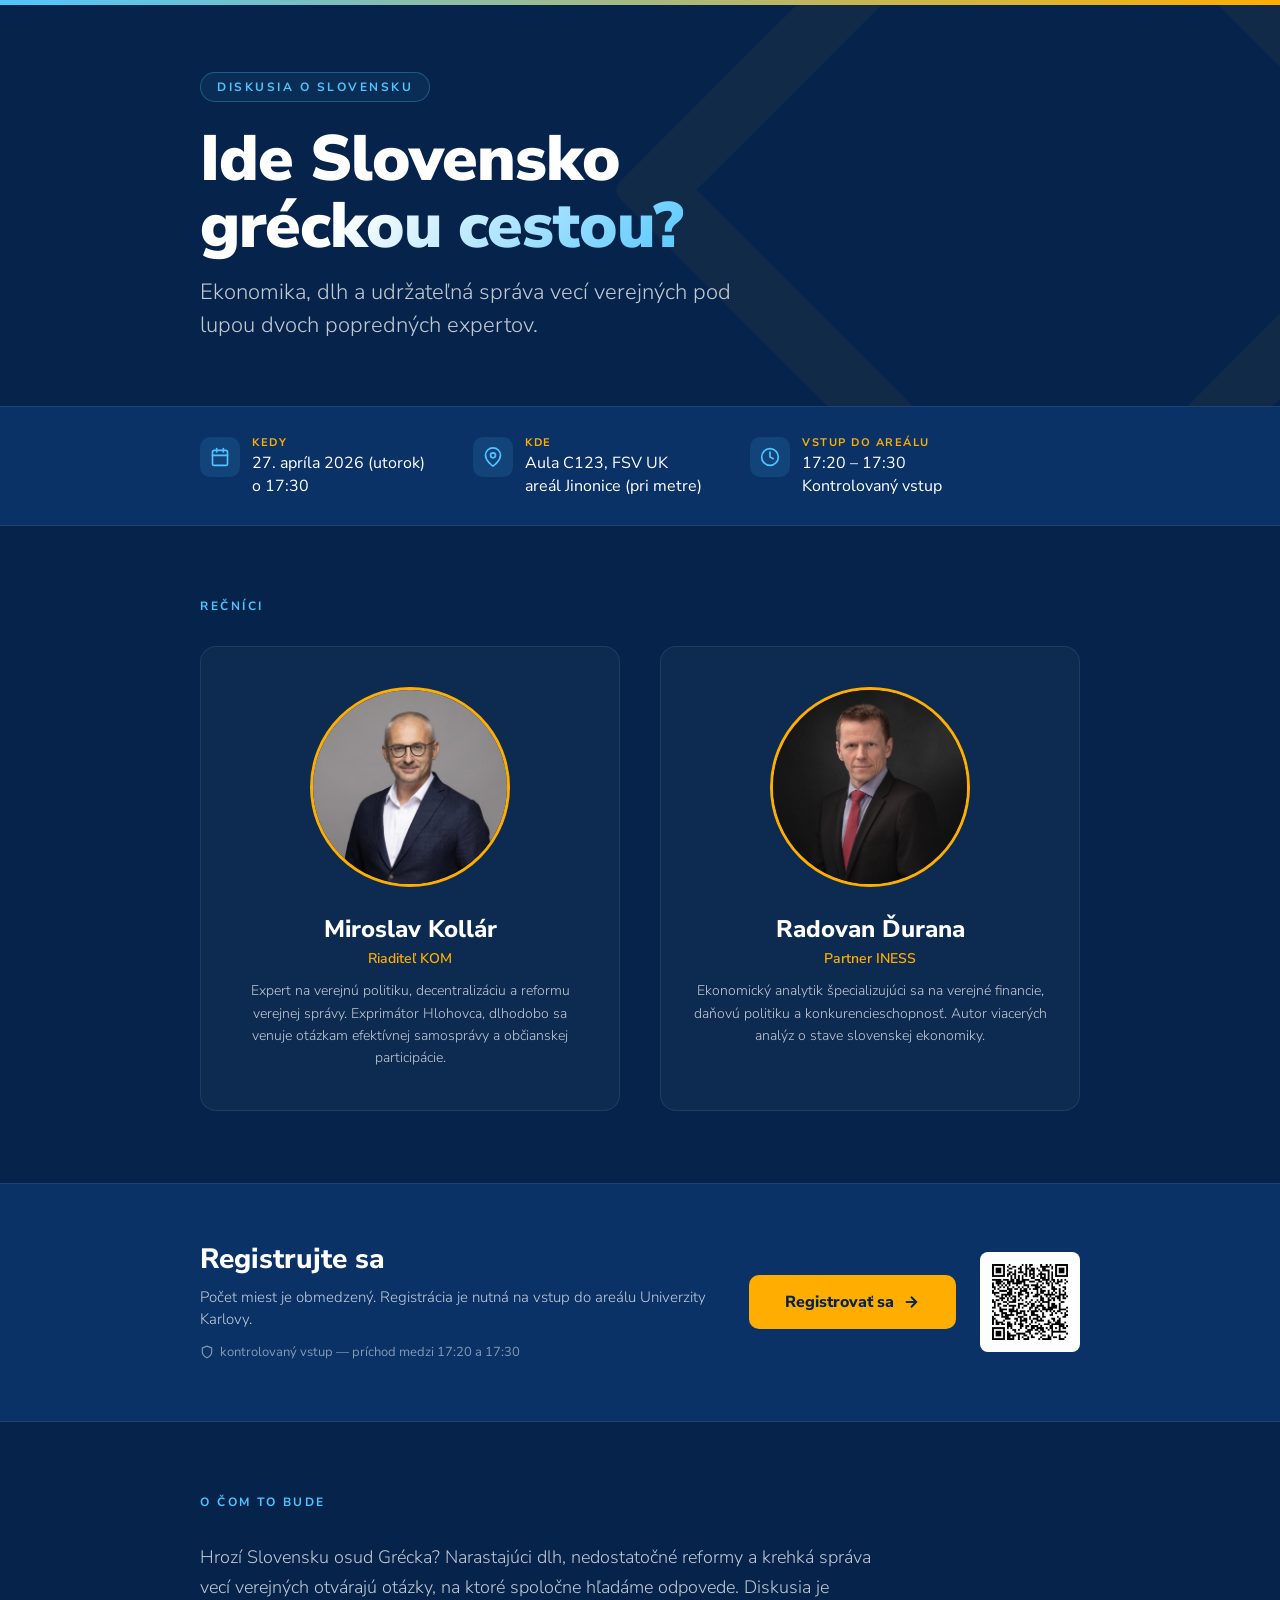
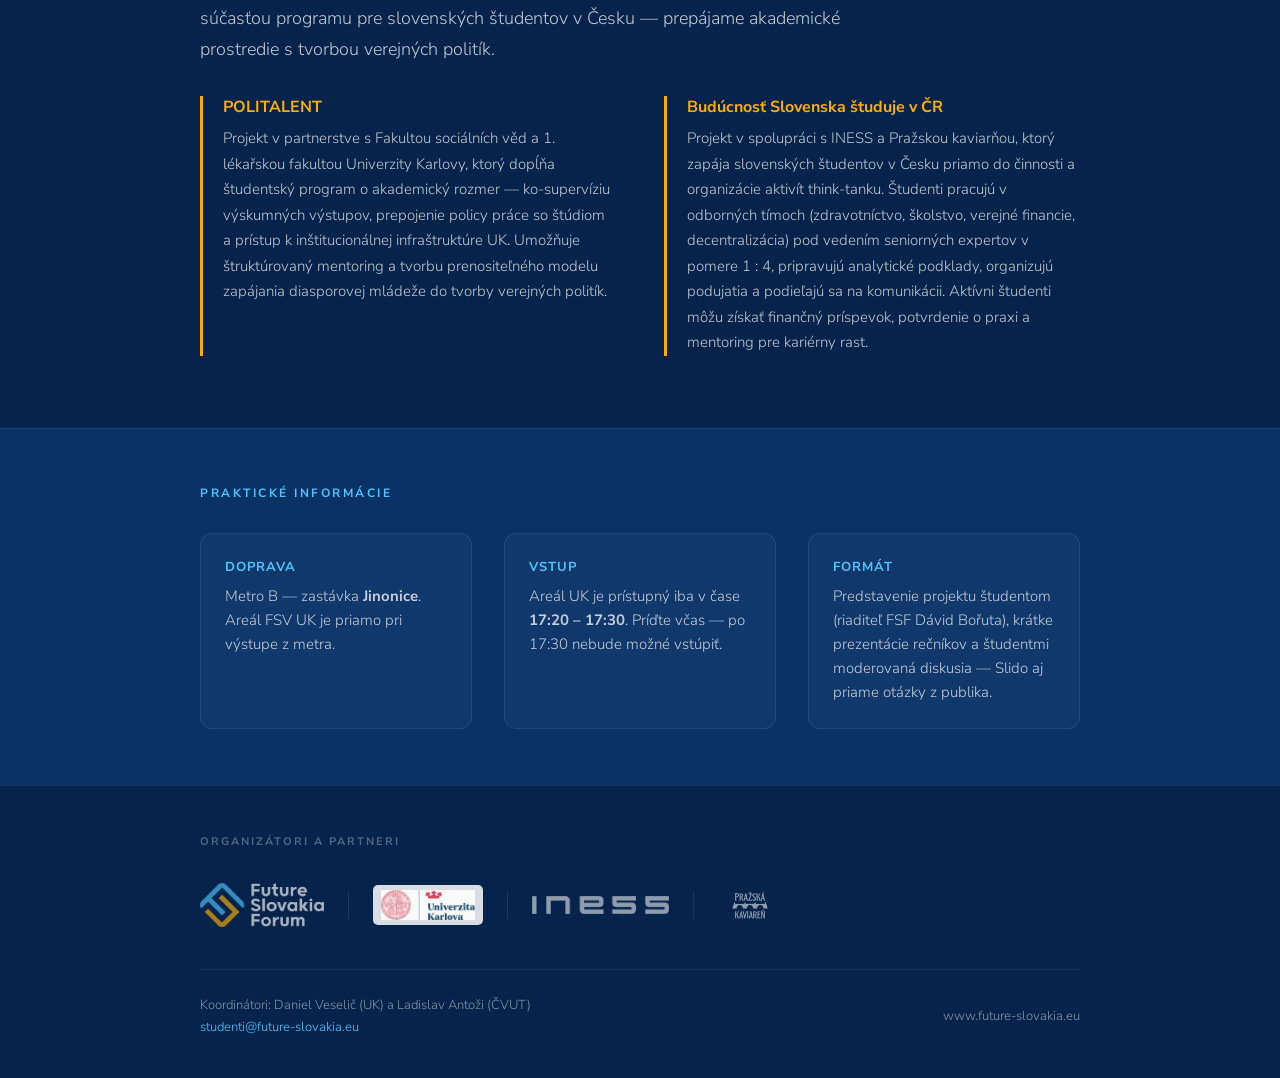
<file: diskusia/index.html>
<!DOCTYPE html>
<html lang="sk">
<head>
<meta charset="UTF-8">
<meta name="viewport" content="width=device-width, initial-scale=1.0">
<title>Ide Slovensko gréckou cestou? — Diskusia 27. apríla 2026 | Future Slovakia Forum</title>
<meta name="description" content="Diskusia o ekonomike, dlhu a udržateľnej správe vecí verejných. 27. apríla 2026, 17:30, Aula C123, FSV UK Jinonice. Miroslav Kollár a Radovan Ďurana.">
<meta property="og:title" content="Ide Slovensko gréckou cestou?">
<meta property="og:description" content="Ekonomika, dlh a udržateľná správa vecí verejných. Kollár (KOM) & Ďurana (INESS). 27.4.2026, 17:30, FSV UK Jinonice.">
<meta property="og:type" content="website">
<meta property="og:url" content="https://healthy-future.sk/diskusia/">
<meta property="og:image" content="https://healthy-future.sk/diskusia/plagat.jpg">
<meta property="og:image:width" content="1080">
<meta property="og:image:height" content="1080">
<meta property="og:locale" content="sk_SK">
<meta name="twitter:card" content="summary_large_image">
<meta name="twitter:title" content="Ide Slovensko gréckou cestou?">
<meta name="twitter:image" content="https://healthy-future.sk/diskusia/plagat.jpg">
<link rel="canonical" href="https://healthy-future.sk/diskusia/">
<link rel="preconnect" href="https://fonts.googleapis.com">
<link rel="preconnect" href="https://fonts.gstatic.com" crossorigin>
<link href="https://fonts.googleapis.com/css2?family=Nunito+Sans:ital,wght@0,300;0,400;0,600;0,700;0,800;0,900;1,300&display=swap" rel="stylesheet">
<style>
  *{margin:0;padding:0;box-sizing:border-box}
  html{scroll-behavior:smooth}
  :root{
    --sapphire:#06244b;
    --sapphire-light:#0a3266;
    --maya:#4fc5ff;
    --maya-dim:rgba(79,197,255,0.12);
    --marigold:#ffae00;
    --marigold-hover:#ffc033;
    --white:#ffffff;
    --text-primary:rgba(255,255,255,1);
    --text-secondary:rgba(255,255,255,0.75);
    --text-muted:rgba(255,255,255,0.5);
    --text-faint:rgba(255,255,255,0.3);
    --border-subtle:rgba(255,255,255,0.08);
    --font:'Nunito Sans',-apple-system,BlinkMacSystemFont,sans-serif;
  }
  body{
    font-family:var(--font);
    background:var(--sapphire);
    color:var(--white);
    -webkit-font-smoothing:antialiased;
    -moz-osx-font-smoothing:grayscale;
  }

  /* ═══════════════════════════════════════
     HERO
     ═══════════════════════════════════════ */
  .hero{
    position:relative;
    overflow:hidden;
    padding:0 0 64px;
  }
  .hero::before{
    content:'';position:absolute;top:0;left:0;right:0;height:5px;
    background:linear-gradient(90deg,var(--maya),var(--marigold));z-index:2;
  }
  /* decorative large logo watermark */
  .hero::after{
    content:'';position:absolute;top:-120px;right:-80px;width:500px;height:500px;
    border:60px solid rgba(255,174,0,0.04);border-radius:12px;
    transform:rotate(45deg);pointer-events:none;
  }
  .hero-inner{
    max-width:960px;margin:0 auto;padding:72px 40px 0;position:relative;z-index:1;
  }
  .hero-badge{
    display:inline-block;
    font-size:12px;font-weight:700;letter-spacing:2.5px;text-transform:uppercase;
    color:var(--maya);
    border:1px solid rgba(79,197,255,0.3);border-radius:100px;
    padding:6px 16px;margin-bottom:24px;
    background:rgba(79,197,255,0.06);
  }
  .hero h1{
    font-size:clamp(40px,6vw,64px);font-weight:900;line-height:1.05;
    letter-spacing:-1px;margin-bottom:16px;
  }
  .hero h1 span{
    background:linear-gradient(135deg,var(--white) 60%,var(--maya));
    -webkit-background-clip:text;-webkit-text-fill-color:transparent;
    background-clip:text;
  }
  .hero-sub{
    font-size:clamp(18px,2.2vw,22px);font-weight:300;
    color:var(--text-secondary);max-width:560px;line-height:1.5;
  }

  /* ═══════════════════════════════════════
     EVENT DETAILS STRIP
     ═══════════════════════════════════════ */
  .details-strip{
    background:var(--sapphire-light);
    border-top:1px solid var(--border-subtle);
    border-bottom:1px solid var(--border-subtle);
  }
  .details-inner{
    max-width:960px;margin:0 auto;padding:28px 40px;
    display:flex;flex-wrap:wrap;gap:12px 48px;
  }
  .detail-item{display:flex;align-items:flex-start;gap:12px}
  .detail-icon{
    width:40px;height:40px;border-radius:10px;
    background:var(--maya-dim);display:flex;align-items:center;justify-content:center;
    flex-shrink:0;margin-top:2px;
  }
  .detail-icon svg{width:20px;height:20px;fill:none;stroke:var(--maya);stroke-width:2;stroke-linecap:round;stroke-linejoin:round}
  .detail-label{font-size:11px;font-weight:700;letter-spacing:1.5px;text-transform:uppercase;color:var(--marigold);margin-bottom:2px}
  .detail-value{font-size:16px;font-weight:400;color:var(--text-primary);line-height:1.4}

  /* ═══════════════════════════════════════
     SPEAKERS
     ═══════════════════════════════════════ */
  .speakers-section{
    max-width:960px;margin:0 auto;padding:72px 40px;
  }
  .section-label{
    font-size:12px;font-weight:700;letter-spacing:2.5px;text-transform:uppercase;
    color:var(--maya);margin-bottom:32px;
  }
  .speakers-grid{
    display:grid;grid-template-columns:1fr 1fr;gap:40px;
  }
  .speaker-card{
    background:rgba(255,255,255,0.03);
    border:1px solid var(--border-subtle);
    border-radius:16px;padding:40px 32px;text-align:center;
    transition:border-color 0.3s,background 0.3s;
  }
  .speaker-card:hover{
    border-color:rgba(255,174,0,0.2);
    background:rgba(255,255,255,0.05);
  }
  .speaker-photo{
    width:200px;height:200px;border-radius:50%;object-fit:cover;object-position:center top;
    border:3px solid var(--marigold);margin-bottom:20px;
  }
  .speaker-name{font-size:24px;font-weight:800;margin-bottom:4px}
  .speaker-title{font-size:14px;font-weight:600;color:var(--marigold);margin-bottom:12px}
  .speaker-bio{font-size:14px;font-weight:300;color:var(--text-secondary);line-height:1.6}

  /* ═══════════════════════════════════════
     REGISTRATION CTA
     ═══════════════════════════════════════ */
  .cta-section{
    background:var(--sapphire-light);
    border-top:1px solid var(--border-subtle);
    border-bottom:1px solid var(--border-subtle);
  }
  .cta-inner{
    max-width:960px;margin:0 auto;padding:56px 40px;
    display:flex;align-items:center;justify-content:space-between;gap:40px;
    flex-wrap:wrap;
  }
  .cta-left{flex:1;min-width:280px}
  .cta-left h2{font-size:28px;font-weight:800;margin-bottom:8px}
  .cta-left p{font-size:15px;font-weight:300;color:var(--text-secondary);line-height:1.5;margin-bottom:4px}
  .cta-note{
    display:inline-flex;align-items:center;gap:6px;
    font-size:13px;color:var(--text-muted);margin-top:8px;
  }
  .cta-note svg{width:14px;height:14px;stroke:var(--text-muted);fill:none;stroke-width:2}
  .cta-right{
    display:flex;align-items:center;gap:24px;flex-shrink:0;
  }
  .cta-btn{
    display:inline-flex;align-items:center;gap:8px;
    padding:16px 36px;background:var(--marigold);color:var(--sapphire);
    font-size:16px;font-weight:800;font-family:var(--font);
    border:none;border-radius:10px;text-decoration:none;cursor:pointer;
    transition:background 0.2s,transform 0.15s;
  }
  .cta-btn:hover{background:var(--marigold-hover);transform:translateY(-1px)}
  .cta-btn svg{width:18px;height:18px;stroke:var(--sapphire);fill:none;stroke-width:2.5}
  .qr-wrap{
    width:100px;height:100px;background:var(--white);border-radius:8px;padding:6px;
    flex-shrink:0;
  }
  .qr-wrap img{width:100%;height:100%;object-fit:contain}

  /* ═══════════════════════════════════════
     ABOUT / CONTEXT
     ═══════════════════════════════════════ */
  .about-section{
    max-width:960px;margin:0 auto;padding:72px 40px;
  }
  .about-grid{
    display:grid;grid-template-columns:1fr 1fr;gap:48px;margin-top:32px;
  }
  .about-card{
    border-left:3px solid var(--marigold);
    padding-left:20px;
  }
  .about-card h3{
    font-size:16px;font-weight:700;color:var(--marigold);margin-bottom:8px;
  }
  .about-card p{
    font-size:15px;font-weight:300;color:var(--text-secondary);line-height:1.7;
  }

  /* ═══════════════════════════════════════
     PRACTICAL INFO
     ═══════════════════════════════════════ */
  .practical-section{
    background:var(--sapphire-light);
    border-top:1px solid var(--border-subtle);
  }
  .practical-inner{
    max-width:960px;margin:0 auto;padding:56px 40px;
  }
  .practical-grid{
    display:grid;grid-template-columns:repeat(3,1fr);gap:32px;margin-top:28px;
  }
  .practical-item{
    padding:24px;background:rgba(255,255,255,0.03);
    border:1px solid var(--border-subtle);border-radius:12px;
  }
  .practical-item h4{font-size:13px;font-weight:700;letter-spacing:1px;text-transform:uppercase;color:var(--maya);margin-bottom:8px}
  .practical-item p{font-size:15px;font-weight:300;color:var(--text-secondary);line-height:1.6}

  /* ═══════════════════════════════════════
     FOOTER / PARTNERS
     ═══════════════════════════════════════ */
  .footer{
    border-top:1px solid var(--border-subtle);
  }
  .footer-inner{
    max-width:960px;margin:0 auto;padding:48px 40px 40px;
  }
  .partners-label{
    font-size:11px;font-weight:700;letter-spacing:2px;text-transform:uppercase;
    color:var(--text-faint);margin-bottom:24px;
  }
  .partners-row{
    display:flex;align-items:center;gap:24px;flex-wrap:wrap;margin-bottom:32px;
  }
  .partner-divider{width:1px;height:28px;background:var(--border-subtle)}
  .partner-uk{background:rgba(255,255,255,0.85);border-radius:5px;padding:5px 8px;display:inline-flex;align-items:center}

  .footer-bottom{
    display:flex;justify-content:space-between;align-items:center;flex-wrap:wrap;gap:16px;
    padding-top:24px;border-top:1px solid var(--border-subtle);
  }
  .footer-contact{font-size:13px;font-weight:300;color:var(--text-muted);line-height:1.7}
  .footer-contact a{color:var(--maya);text-decoration:none}
  .footer-contact a:hover{text-decoration:underline}
  .footer-brand{
    font-size:13px;font-weight:300;color:var(--text-faint);
  }
  .footer-brand a{color:var(--text-muted);text-decoration:none}

  /* ═══════════════════════════════════════
     RESPONSIVE
     ═══════════════════════════════════════ */
  @media(max-width:768px){
    .hero-inner{padding:56px 24px 0}
    .details-inner,.speakers-section,.cta-inner,.about-section,.practical-inner,.footer-inner{padding-left:24px;padding-right:24px}
    .speakers-grid{grid-template-columns:1fr;gap:24px}
    .speaker-card{padding:32px 24px}
    .about-grid{grid-template-columns:1fr;gap:24px}
    .practical-grid{grid-template-columns:1fr;gap:16px}
    .cta-inner{flex-direction:column;text-align:center}
    .cta-right{flex-direction:column}
    .footer-bottom{flex-direction:column;text-align:center}
  }
</style>
</head>
<body>

<!-- ════════════════════ HERO ════════════════════ -->
<section class="hero">
  <div class="hero-inner">
    <div class="hero-badge">Diskusia o Slovensku</div>
    <h1><span>Ide Slovensko<br>gréckou cestou?</span></h1>
    <p class="hero-sub">Ekonomika, dlh a udržateľná správa vecí verejných pod lupou dvoch popredných expertov.</p>
  </div>
</section>

<!-- ════════════════════ DETAILS STRIP ════════════════════ -->
<section class="details-strip">
  <div class="details-inner">
    <div class="detail-item">
      <div class="detail-icon">
        <svg viewBox="0 0 24 24"><rect x="3" y="4" width="18" height="18" rx="2"/><line x1="16" y1="2" x2="16" y2="6"/><line x1="8" y1="2" x2="8" y2="6"/><line x1="3" y1="10" x2="21" y2="10"/></svg>
      </div>
      <div>
        <div class="detail-label">Kedy</div>
        <div class="detail-value">27. apríla 2026 (utorok)<br>o 17:30</div>
      </div>
    </div>
    <div class="detail-item">
      <div class="detail-icon">
        <svg viewBox="0 0 24 24"><path d="M21 10c0 7-9 13-9 13s-9-6-9-13a9 9 0 0118 0z"/><circle cx="12" cy="10" r="3"/></svg>
      </div>
      <div>
        <div class="detail-label">Kde</div>
        <div class="detail-value">Aula C123, FSV UK<br>areál Jinonice (pri metre)</div>
      </div>
    </div>
    <div class="detail-item">
      <div class="detail-icon">
        <svg viewBox="0 0 24 24"><circle cx="12" cy="12" r="10"/><polyline points="12 6 12 12 16 14"/></svg>
      </div>
      <div>
        <div class="detail-label">Vstup do areálu</div>
        <div class="detail-value">17:20 – 17:30<br>Kontrolovaný vstup</div>
      </div>
    </div>
  </div>
</section>

<!-- ════════════════════ SPEAKERS ════════════════════ -->
<section class="speakers-section">
  <div class="section-label">Rečníci</div>
  <div class="speakers-grid">
    <div class="speaker-card">
      <img class="speaker-photo" src="durana.jpg" alt="Miroslav Kollár">
      <div class="speaker-name">Miroslav Kollár</div>
      <div class="speaker-title">Riaditeľ KOM</div>
      <div class="speaker-bio">
        Expert na verejnú politiku, decentralizáciu a reformu verejnej správy. Exprimátor Hlohovca, dlhodobo sa venuje otázkam efektívnej samosprávy a občianskej participácie.
      </div>
    </div>
    <div class="speaker-card">
      <img class="speaker-photo" src="kollar.jpg" alt="Radovan Ďurana">
      <div class="speaker-name">Radovan Ďurana</div>
      <div class="speaker-title">Partner INESS</div>
      <div class="speaker-bio">
        Ekonomický analytik špecializujúci sa na verejné financie, daňovú politiku a konkurencieschopnosť. Autor viacerých analýz o stave slovenskej ekonomiky.
      </div>
    </div>
  </div>
</section>

<!-- ════════════════════ CTA ════════════════════ -->
<section class="cta-section">
  <div class="cta-inner">
    <div class="cta-left">
      <h2>Registrujte sa</h2>
      <p>Počet miest je obmedzený. Registrácia je nutná na vstup do areálu Univerzity Karlovy.</p>
      <div class="cta-note">
        <svg viewBox="0 0 24 24"><path d="M12 22s8-4 8-10V5l-8-3-8 3v7c0 6 8 10 8 10z"/></svg>
        kontrolovaný vstup — príchod medzi 17:20 a 17:30
      </div>
    </div>
    <div class="cta-right">
      <a href="https://tally.so/r/3E9z7l" class="cta-btn" target="_blank" rel="noopener">
        Registrovať sa
        <svg viewBox="0 0 24 24"><line x1="5" y1="12" x2="19" y2="12"/><polyline points="12 5 19 12 12 19"/></svg>
      </a>
      <div class="qr-wrap">
        <img src="qr.png" alt="QR kód na registráciu">
      </div>
    </div>
  </div>
</section>

<!-- ════════════════════ ABOUT ════════════════════ -->
<section class="about-section">
  <div class="section-label">O čom to bude</div>
  <p style="font-size:18px;font-weight:300;color:var(--text-secondary);line-height:1.7;max-width:680px;margin-bottom:8px;">
    Hrozí Slovensku osud Grécka? Narastajúci dlh, nedostatočné reformy a krehká správa vecí verejných otvárajú otázky, na ktoré spoločne hľadáme odpovede. Diskusia je súčasťou programu pre slovenských študentov v Česku — prepájame akademické prostredie s tvorbou verejných politík.
  </p>
  <div class="about-grid">
    <div class="about-card">
      <h3>POLITALENT</h3>
      <p>Projekt v partnerstve s Fakultou sociálních věd a 1. lékařskou fakultou Univerzity Karlovy, ktorý dopĺňa študentský program o akademický rozmer — ko-supervíziu výskumných výstupov, prepojenie policy práce so štúdiom a prístup k inštitucionálnej infraštruktúre UK. Umožňuje štruktúrovaný mentoring a tvorbu prenositeľného modelu zapájania diasporovej mládeže do tvorby verejných politík.</p>
    </div>
    <div class="about-card">
      <h3>Budúcnosť Slovenska študuje v ČR</h3>
      <p>Projekt v spolupráci s INESS a Pražskou kaviarňou, ktorý zapája slovenských študentov v Česku priamo do činnosti a organizácie aktivít think-tanku. Študenti pracujú v odborných tímoch (zdravotníctvo, školstvo, verejné financie, decentralizácia) pod vedením seniorných expertov v pomere 1 : 4, pripravujú analytické podklady, organizujú podujatia a podieľajú sa na komunikácii. Aktívni študenti môžu získať finančný príspevok, potvrdenie o praxi a mentoring pre kariérny rast.</p>
    </div>
  </div>
</section>

<!-- ════════════════════ PRACTICAL ════════════════════ -->
<section class="practical-section">
  <div class="practical-inner">
    <div class="section-label">Praktické informácie</div>
    <div class="practical-grid">
      <div class="practical-item">
        <h4>Doprava</h4>
        <p>Metro B — zastávka <strong>Jinonice</strong>. Areál FSV UK je priamo pri výstupe z metra.</p>
      </div>
      <div class="practical-item">
        <h4>Vstup</h4>
        <p>Areál UK je prístupný iba v čase <strong>17:20 – 17:30</strong>. Príďte včas — po 17:30 nebude možné vstúpiť.</p>
      </div>
      <div class="practical-item">
        <h4>Formát</h4>
        <p>Predstavenie projektu študentom (riaditeľ FSF Dávid Bořuta), krátke prezentácie rečníkov a študentmi moderovaná diskusia — Slido aj priame otázky z publika.</p>
      </div>
    </div>
  </div>
</section>

<!-- ════════════════════ FOOTER ════════════════════ -->
<footer class="footer">
  <div class="footer-inner">
    <div class="partners-label">Organizátori a partneri</div>
    <div class="partners-row">
      <img src="logo-fsf.png" alt="Future Slovakia Forum" style="height:44px;width:auto;opacity:0.65;">
      <div class="partner-divider"></div>
      <div class="partner-uk">
        <img src="logo-uk.png" alt="Univerzita Karlova" style="height:30px;width:auto;opacity:0.85;">
      </div>
      <div class="partner-divider"></div>
      <img src="logo-iness.png" alt="INESS" style="height:18px;width:auto;opacity:0.55;">
      <div class="partner-divider"></div>
      <img src="logo-pk.png" alt="Pražská kaviareň" style="height:64px;width:auto;filter:brightness(0) invert(1);opacity:0.55;">
    </div>
    <div class="footer-bottom">
      <div class="footer-contact">
        Koordinátori: Daniel Veselič (UK) a Ladislav Antoži (ČVUT)<br>
        <a href="mailto:studenti@future-slovakia.eu">studenti@future-slovakia.eu</a>
      </div>
      <div class="footer-brand">
        <a href="https://www.future-slovakia.eu" target="_blank">www.future-slovakia.eu</a>
      </div>
    </div>
  </div>
</footer>

</body>
</html>
</file>
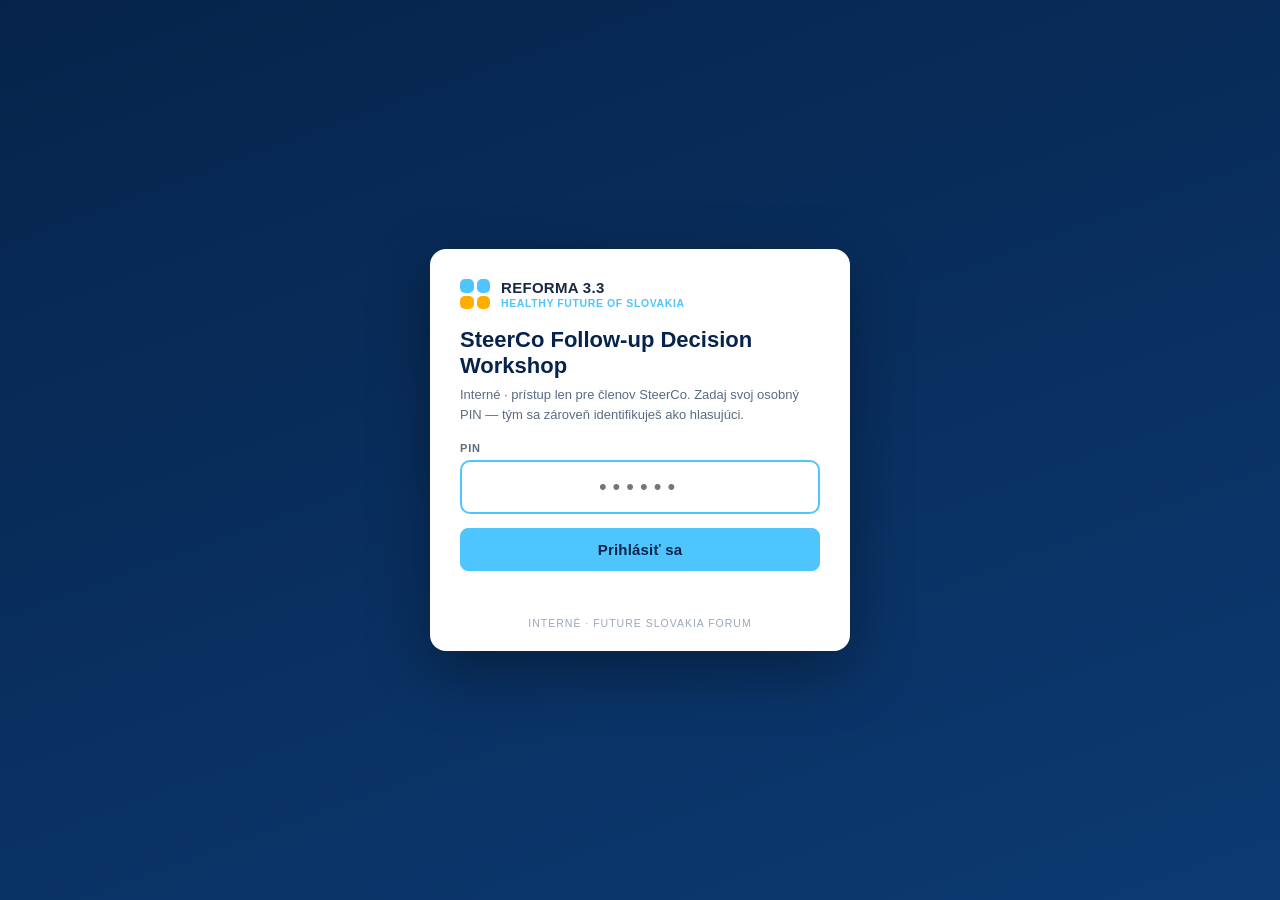
<file: workshop/index.html>
<!DOCTYPE html>
<html lang="sk">
<head>
<meta charset="utf-8">
<meta name="viewport" content="width=device-width, initial-scale=1">
<meta name="robots" content="noindex, nofollow">
<title>REFORMA 3.3 — SteerCo Follow-up Decision Workshop</title>
<link rel="stylesheet" href="styles.css">
</head>
<body>

<!-- ============ LOGIN OVERLAY ============ -->
<div id="login" class="login-overlay" style="display:none;">
  <div class="login-card">
    <div class="brand login-brand">
      <div class="mark"><span></span><span></span><span></span><span></span></div>
      <div><b>REFORMA 3.3</b><small>Healthy Future of Slovakia</small></div>
    </div>
    <h1>SteerCo Follow-up Decision Workshop</h1>
    <p class="login-sub">Interné · prístup len pre členov SteerCo. Zadaj svoj osobný PIN — tým sa zároveň identifikuješ ako hlasujúci.</p>
    <label for="pin-input">PIN</label>
    <input id="pin-input" type="password" inputmode="numeric" autocomplete="off" placeholder="••••••">
    <button id="login-btn" class="btn maya login-go">Prihlásiť sa</button>
    <div id="login-err" class="login-err"></div>
    <div class="login-foot">INTERNÉ · Future Slovakia Forum</div>
  </div>
</div>

<!-- ============ APP ============ -->
<div class="app" id="app-root" style="display:none;">

  <header class="topbar">
    <div class="brand">
      <div class="mark"><span></span><span></span><span></span><span></span></div>
      <div><b>REFORMA 3.3</b><small>Healthy Future of Slovakia</small></div>
    </div>
    <div class="deck-title">SteerCo Follow-up · 17. 6. 2026</div>
    <div class="meta">
      <span id="identity" class="identity"></span>
      <span class="internal-tag">INTERNÉ</span>
      <span class="progress-num"><span id="pcur">1</span>/<span id="ptot">–</span></span>
    </div>
  </header>
  <div class="progress-strip"><div class="fill" id="pfill"></div></div>

  <!-- stage is built entirely by app.js after login -->
  <main class="stage" id="stage"></main>

  <nav class="navbar">
    <button class="nav-btn" id="prevBtn">◀ Späť</button>
    <div class="center">
      <select class="jump" id="jump"></select>
      <button class="nav-btn todo" id="todoBtn">⏭ Nedokončené (<span id="todo-n">0</span>)</button>
    </div>
    <button class="nav-btn primary" id="nextBtn">Ďalej ▶</button>
  </nav>

</div>

<!-- chair finalize modal -->
<div id="modal" class="modal-overlay" style="display:none;"></div>

<!-- print-only render target -->
<div id="print-area"></div>

<script src="config.js"></script>
<script src="app.js"></script>
</body>
</html>
</file>
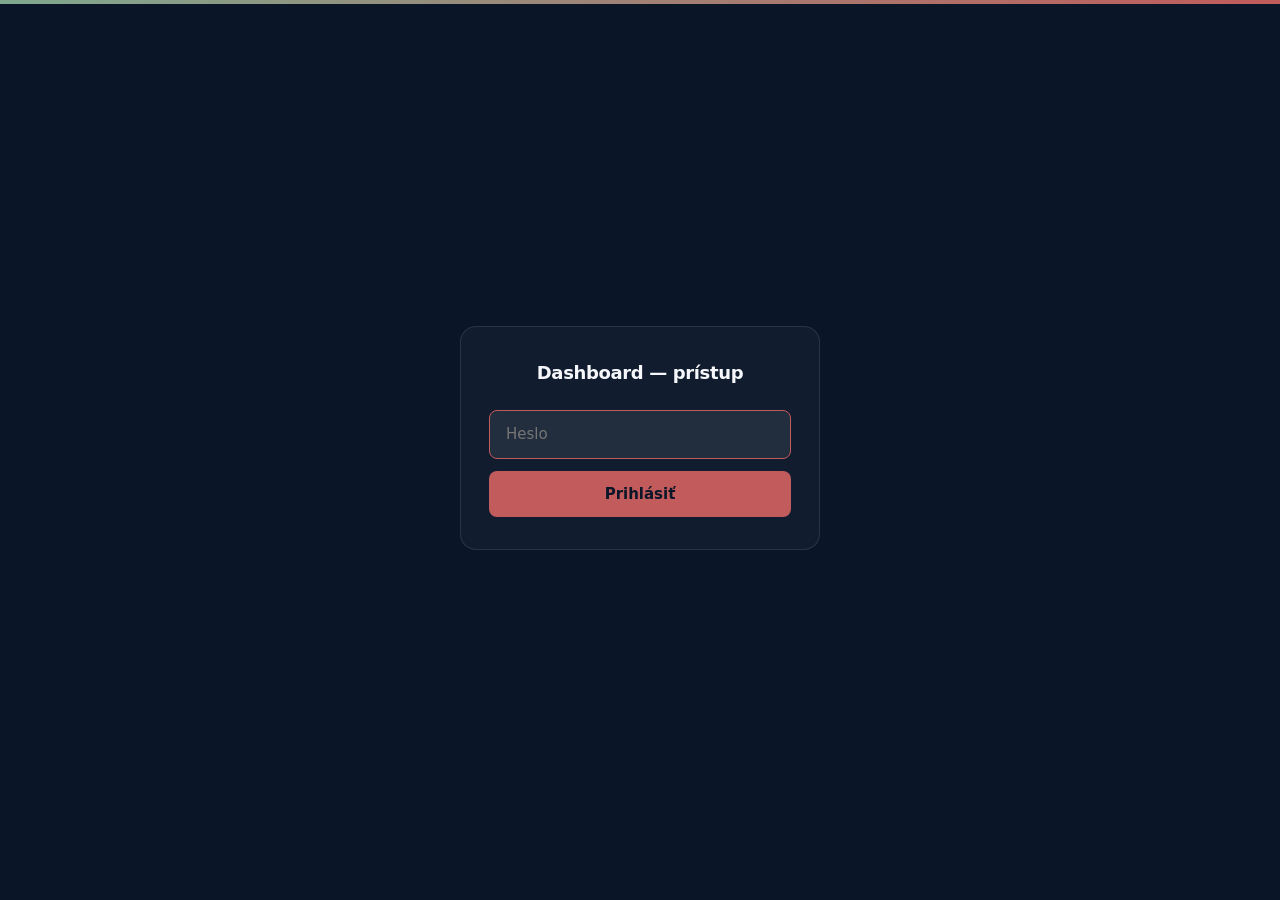
<file: brno/dashboard.html>
<!DOCTYPE html>
<html lang="sk">
<head>
<meta charset="UTF-8">
<meta name="viewport" content="width=device-width, initial-scale=1.0">
<title>Admin dashboard — Brno | FSF</title>
<meta name="robots" content="noindex, nofollow, noarchive, nosnippet">
<meta name="referrer" content="no-referrer">
<meta http-equiv="Cache-Control" content="no-store, no-cache, must-revalidate">
<meta http-equiv="Pragma" content="no-cache">
<meta http-equiv="Expires" content="0">
<meta http-equiv="Content-Security-Policy" content="default-src 'self'; script-src 'self' 'unsafe-inline'; style-src 'self' 'unsafe-inline' https://fonts.googleapis.com; font-src 'self' https://fonts.gstatic.com; img-src 'self' data:; connect-src 'self' https://script.google.com https://script.googleusercontent.com; base-uri 'self';">
<link rel="preconnect" href="https://fonts.googleapis.com">
<link rel="preconnect" href="https://fonts.gstatic.com" crossorigin>
<link href="https://fonts.googleapis.com/css2?family=Inter+Tight:wght@300;400;500;600;700;800;900&display=swap" rel="stylesheet">
<style>
  *{margin:0;padding:0;box-sizing:border-box}
  html{scroll-behavior:smooth}

  :root{
    --bg-primary:#0a1628;
    --bg-secondary:#10233b;
    --text-primary:#f5f7fb;
    --text-secondary:#9fb0c7;
    --text-muted:#7f8ea3;
    --accent:#c25b5b;
    --cyan:#7fa88e;
    --border-soft:rgba(255,255,255,0.10);
    --card-bg:rgba(255,255,255,0.03);
    --font:'Inter Tight',system-ui,sans-serif;

    --c1:#7fa88e;   /* cyan */
    --c2:#c25b5b;   /* coral burgundy (Brno primary) */
    --c3:#d4856a;   /* terracotta (Olomouc) */
    --c4:#7bd389;   /* green */
    --c5:#b88bff;   /* violet */
    --c6:#9fb0c7;   /* gray */
  }

  body{
    font-family:var(--font);
    background:var(--bg-primary);
    color:var(--text-primary);
    -webkit-font-smoothing:antialiased;
    -moz-osx-font-smoothing:grayscale;
    line-height:1.5;
    min-height:100vh;
  }
  body::before{
    content:'';position:fixed;top:0;left:0;right:0;height:4px;z-index:10;
    background:linear-gradient(90deg,var(--cyan),var(--accent));
  }

  .container{max-width:1120px;margin:0 auto;padding:2.5rem 1.5rem 4rem}

  /* ═══ HEADER ═══ */
  header{
    display:flex;align-items:center;justify-content:space-between;
    flex-wrap:wrap;gap:1rem;margin-bottom:2rem;
  }
  .header-left{display:flex;align-items:center;gap:14px;flex-wrap:wrap}
  .header-logo{height:28px;width:auto;display:block;opacity:0.9;flex-shrink:0}
  h1{font-size:clamp(18px,2.2vw,24px);font-weight:700;letter-spacing:-0.02em}
  .event-badge{
    display:inline-block;background:rgba(194,91,91,0.18);color:var(--accent);
    font-size:11px;font-weight:600;padding:4px 10px;border-radius:6px;
    letter-spacing:0.04em;margin-left:8px;vertical-align:middle;
  }
  .header-right{display:flex;align-items:center;gap:10px;flex-wrap:wrap}
  .countdown-pill{
    display:inline-flex;align-items:center;gap:6px;
    padding:6px 12px;
    background:rgba(127,168,142,0.10);
    border:1px solid rgba(127,168,142,0.22);
    border-radius:100px;
    font-size:11px;font-weight:600;letter-spacing:0.04em;
    color:var(--cyan);font-variant-numeric:tabular-nums;
  }
  .countdown-pill::before{
    content:'';width:5px;height:5px;border-radius:50%;
    background:var(--cyan);opacity:0.8;
    animation:pulse 2s infinite;
  }
  @keyframes pulse{0%,100%{opacity:1}50%{opacity:0.25}}
  .refresh-btn{
    background:none;border:1px solid var(--border-soft);color:var(--text-secondary);
    padding:8px 16px;border-radius:8px;cursor:pointer;font:inherit;font-size:13px;
    transition:border-color .2s,color .2s,background .2s;
  }
  .refresh-btn:hover{border-color:var(--accent);color:var(--accent);background:rgba(194,91,91,0.08)}
  #logoutBtn:hover{border-color:#e85454;color:#e85454;background:rgba(232,84,84,0.06)}

  /* ═══ HERO COUNTER ═══ */
  .counter-card{
    background:linear-gradient(135deg,rgba(127,168,142,0.12),rgba(194,91,91,0.10));
    border:1px solid var(--border-soft);border-radius:18px;
    padding:2rem 1.75rem;text-align:center;position:relative;overflow:hidden;
    margin-bottom:2.5rem;
  }
  .counter-card::before{
    content:'';position:absolute;top:0;left:0;right:0;height:3px;
    background:linear-gradient(90deg,var(--cyan),var(--accent));
  }
  .counter-num{
    font-size:clamp(58px,10vw,84px);font-weight:900;line-height:1;
    background:linear-gradient(135deg,var(--cyan),var(--accent));
    -webkit-background-clip:text;background-clip:text;-webkit-text-fill-color:transparent;
    letter-spacing:-2px;
  }
  .counter-lbl{font-size:14px;color:var(--text-secondary);margin-top:8px;font-weight:500}
  .counter-pills{
    display:flex;flex-wrap:wrap;align-items:center;justify-content:center;
    gap:8px;margin-top:16px;
  }
  .meta-pill{
    display:inline-flex;align-items:center;gap:6px;
    padding:5px 12px;font-size:11px;font-weight:600;letter-spacing:0.06em;
    text-transform:uppercase;color:var(--text-muted);
    background:rgba(255,255,255,0.04);border-radius:100px;
  }
  .meta-pill strong{color:var(--text-secondary);font-weight:700;letter-spacing:0}
  .meta-pill.cap strong{color:var(--accent)}

  /* ═══ SECTION LABELS ═══ */
  .section{margin-bottom:2.75rem}
  .section-head{margin-bottom:1.25rem}
  .section-label{
    font-size:11px;font-weight:700;letter-spacing:0.16em;text-transform:uppercase;
    color:var(--text-muted);margin-bottom:6px;
  }
  .section-head h2{font-size:clamp(18px,2vw,22px);font-weight:800;letter-spacing:-0.4px}
  .section-head .hint{font-size:13px;color:var(--text-muted);margin-top:4px}

  /* ═══ CHARTS ROW ═══ */
  .charts-row{display:grid;grid-template-columns:1fr 1fr;gap:1.5rem}
  @media (max-width:720px){.charts-row{grid-template-columns:1fr}}
  .chart-card{
    background:var(--card-bg);border:1px solid var(--border-soft);border-radius:16px;
    padding:1.75rem;
  }
  .chart-card h3{
    font-size:15px;font-weight:700;margin-bottom:1.25rem;letter-spacing:-0.2px;
  }
  .chart-card h3 .muted{color:var(--text-muted);font-weight:500;font-size:13px;margin-left:6px}

  .pie-wrap{
    display:flex;align-items:center;justify-content:center;margin-bottom:1.25rem;
    position:relative;
  }
  .pie{
    width:180px;height:180px;border-radius:50%;
    background:conic-gradient(rgba(255,255,255,0.06) 0 360deg);
    position:relative;
    transition:transform .6s cubic-bezier(.4,0,.2,1);
  }
  .pie::after{
    content:'';position:absolute;inset:30px;border-radius:50%;
    background:var(--bg-primary);
    box-shadow:inset 0 0 0 1px var(--border-soft);
  }
  .pie-center{
    position:absolute;top:50%;left:50%;transform:translate(-50%,-50%);
    text-align:center;pointer-events:none;
  }
  .pie-center .num{font-size:26px;font-weight:800;color:var(--text-primary);line-height:1}
  .pie-center .lbl{font-size:10px;font-weight:600;letter-spacing:0.1em;text-transform:uppercase;color:var(--text-muted);margin-top:4px}

  .legend{display:flex;flex-direction:column;gap:6px}
  .legend-item{display:flex;align-items:center;gap:10px;font-size:13px;padding:5px 0}
  .legend-dot{width:12px;height:12px;border-radius:3px;flex-shrink:0}
  .legend-name{flex:1;color:var(--text-secondary);font-weight:500}
  .legend-pct{font-weight:700;color:var(--text-primary);font-variant-numeric:tabular-nums}
  .legend-count{font-size:11px;color:var(--text-muted);margin-left:4px;font-weight:500}
  .legend-empty{font-size:13px;color:var(--text-muted);text-align:center;padding:12px 0}

  /* ═══ BAR LISTS ═══ */
  .bar-list{display:flex;flex-direction:column;gap:10px}
  .bar-item{
    background:var(--card-bg);border:1px solid var(--border-soft);border-radius:10px;
    padding:12px 16px;
    display:grid;grid-template-columns:1fr auto;gap:10px 14px;align-items:center;
  }
  .bar-name{font-size:14px;font-weight:600;color:var(--text-primary);min-width:0;line-height:1.35}
  .bar-name .uni-tag{
    display:block;font-size:11px;color:var(--text-muted);font-weight:500;margin-top:2px;
    overflow:hidden;text-overflow:ellipsis;white-space:nowrap;
  }
  .bar-count{
    font-size:13px;font-weight:700;color:var(--cyan);
    background:rgba(127,168,142,0.12);padding:3px 10px;border-radius:100px;
    font-variant-numeric:tabular-nums;white-space:nowrap;
  }
  .bar-track{
    grid-column:1 / -1;height:6px;background:rgba(255,255,255,0.05);border-radius:3px;overflow:hidden;
  }
  .bar-fill{
    height:100%;background:linear-gradient(90deg,var(--cyan),var(--accent));border-radius:3px;
    width:0;transition:width 1s cubic-bezier(.4,0,.2,1);
  }

  /* ═══ TABLE ═══ */
  .table-meta{font-size:13px;color:var(--text-muted);margin-bottom:1rem}
  .table-meta strong{color:var(--text-secondary);font-weight:600}
  .table-wrap{
    overflow-x:auto;border:1px solid var(--border-soft);border-radius:12px;
    background:var(--card-bg);
  }
  table{width:100%;border-collapse:collapse;font-size:14px}
  thead{background:rgba(255,255,255,0.03)}
  th{
    text-align:left;padding:14px 16px;font-weight:700;
    font-size:11px;text-transform:uppercase;letter-spacing:0.12em;
    color:var(--text-muted);border-bottom:1px solid var(--border-soft);white-space:nowrap;
  }
  th.num{text-align:right;width:56px}
  td{
    padding:13px 16px;border-bottom:1px solid var(--border-soft);
    color:var(--text-secondary);vertical-align:top;
  }
  tbody tr:last-child td{border-bottom:none}
  tbody tr{transition:background .15s}
  tbody tr:hover td{background:rgba(194,91,91,0.06)}
  td.num{text-align:right;color:var(--text-muted);font-variant-numeric:tabular-nums;font-size:12px}
  td.name{color:var(--text-primary);font-weight:600;white-space:nowrap}
  td.email{
    font-family:ui-monospace,'SF Mono',Menlo,Consolas,monospace;
    font-size:12px;font-weight:400;color:var(--text-secondary);
  }
  td.interests{
    max-width:220px;overflow:hidden;text-overflow:ellipsis;white-space:nowrap;
    font-size:13px;
  }

  .status-pill{
    display:inline-block;font-size:11px;font-weight:700;
    padding:3px 10px;border-radius:100px;
    letter-spacing:0.04em;white-space:nowrap;
  }
  .status-pill.student{background:rgba(127,168,142,0.14);color:var(--cyan)}
  .status-pill.absolvent{background:rgba(194,91,91,0.16);color:var(--accent)}
  .status-pill.verejnost{background:rgba(159,176,199,0.14);color:var(--text-secondary)}
  .status-pill.none{background:rgba(255,255,255,0.04);color:var(--text-muted)}

  /* ═══ EMPTY / LOADING / UPDATED ═══ */
  .empty{text-align:center;padding:4rem 1rem;color:var(--text-muted)}
  .empty p{font-size:14px}
  .loading{text-align:center;padding:4rem;color:var(--text-muted);font-size:14px}

  .updated{
    font-size:11px;color:var(--text-muted);text-align:center;
    margin-top:2rem;letter-spacing:0.06em;
  }
  .live-dot{
    display:inline-block;width:6px;height:6px;border-radius:50%;background:#7bd389;
    margin-right:6px;vertical-align:middle;animation:pulse 2s infinite;
  }

  /* ═══ LOGIN ═══ */
  .login-card{
    width:100%;max-width:360px;text-align:center;
    background:var(--card-bg);border:1px solid var(--border-soft);
    border-radius:16px;padding:2rem 1.75rem;
  }
  .login-card h1{margin-bottom:1.5rem;font-size:18px;font-weight:700}
  .login-card input{
    width:100%;padding:12px 16px;border-radius:8px;
    border:1px solid var(--border-soft);background:rgba(255,255,255,0.04);
    color:var(--text-primary);font:inherit;font-size:15px;margin-bottom:12px;
    outline:none;transition:border-color .15s,background .15s;
  }
  .login-card input:focus{border-color:var(--accent);background:rgba(255,255,255,0.07)}
  .login-card button{
    width:100%;padding:12px;border-radius:8px;border:none;
    background:var(--accent);color:var(--bg-primary);font:inherit;font-weight:700;
    font-size:15px;cursor:pointer;transition:background .2s,transform .1s;
  }
  .login-card button:hover{background:#a84a4a;transform:translateY(-1px)}
  .login-err{color:#e85454;font-size:13px;margin-top:10px;display:none}

  /* ═══ RESPONSIVE ═══ */
  @media(max-width:600px){
    .container{padding:1.5rem 1rem 3rem}
    .counter-card{padding:1.5rem 1rem}
    .chart-card{padding:1.25rem}
    .pie{width:150px;height:150px}
    .pie::after{inset:25px}
    .pie-center .num{font-size:22px}
    th,td{padding:10px 12px}
  }
</style>
</head>
<body>

<!-- ═══ LOGIN SCREEN ═══ -->
<div id="loginScreen" class="container" style="display:flex;align-items:center;justify-content:center;min-height:100vh">
  <div class="login-card">
    <h1>Dashboard — prístup</h1>
    <form id="loginForm" novalidate>
      <input type="password" id="pwInput" placeholder="Heslo" autocomplete="current-password">
      <button type="submit">Prihlásiť</button>
      <p id="loginError" class="login-err">Nesprávne heslo</p>
    </form>
  </div>
</div>

<!-- ═══ DASHBOARD (hidden until login) ═══ -->
<div class="container" id="dashContent" style="display:none">

  <header>
    <div class="header-left">
      <img src="logo-fsf.png" alt="Future Slovakia Forum" class="header-logo" width="98" height="28">
      <h1>Registrácie — Brno 6.5.2026 <span class="event-badge">Kavárna Trojka</span></h1>
    </div>
    <div class="header-right">
      <span class="countdown-pill" id="logoutCountdown" style="visibility:hidden">Odhlásenie za 15:00</span>
      <button type="button" class="refresh-btn" id="refreshBtn">Obnoviť</button>
      <button type="button" class="refresh-btn" id="logoutBtn">Odhlásiť</button>
    </div>
  </header>

  <!-- Hero counter -->
  <div class="counter-card">
    <div class="counter-num" id="totalCount">—</div>
    <div class="counter-lbl">registrovaných účastníkov</div>
    <div class="counter-pills">
      <span class="meta-pill cap"><strong id="capText">0 / 70</strong> miest</span>
      <span class="meta-pill">Posledná <strong id="lastRegTime">—</strong> <span id="lastRegName" style="color:var(--text-secondary)"></span></span>
    </div>
  </div>

  <!-- Donut charts -->
  <section class="section">
    <div class="charts-row">
      <div class="chart-card">
        <h3>Rozdelenie účastníkov</h3>
        <div class="pie-wrap">
          <div class="pie" id="statusPie"></div>
          <div class="pie-center">
            <div class="num" id="statusTotal">—</div>
            <div class="lbl">spolu</div>
          </div>
        </div>
        <div class="legend" id="statusLegend"></div>
      </div>

      <div class="chart-card">
        <h3>Najväčší záujem <span class="muted">o témy</span></h3>
        <div class="pie-wrap">
          <div class="pie" id="interestsPie"></div>
          <div class="pie-center">
            <div class="num" id="interestsTotal">—</div>
            <div class="lbl">hlasov</div>
          </div>
        </div>
        <div class="legend" id="interestsLegend"></div>
      </div>
    </div>
  </section>

  <!-- Universities -->
  <section class="section">
    <div class="section-head">
      <div class="section-label">Univerzity</div>
      <h2>Odkiaľ prídu</h2>
      <p class="hint" id="uniHint">—</p>
    </div>
    <div class="bar-list" id="uniList"></div>
  </section>

  <!-- Faculties -->
  <section class="section">
    <div class="section-head">
      <div class="section-label">Fakulty</div>
      <h2>Top fakulty</h2>
      <p class="hint" id="facHint">—</p>
    </div>
    <div class="bar-list" id="facList"></div>
  </section>

  <!-- Registrations table -->
  <section class="section">
    <div class="section-head">
      <div class="section-label">Zoznam registrácií</div>
      <h2>Kto sa zaregistroval</h2>
    </div>
    <p class="table-meta">Zoradené abecedne podľa priezviska · <strong id="tableCount">0</strong> záznamov</p>
    <div class="table-wrap">
      <div class="loading" id="loading">Načítavam...</div>
      <table id="regTable" style="display:none">
        <thead>
          <tr>
            <th class="num">#</th>
            <th>Meno</th>
            <th>Status</th>
            <th>Email</th>
            <th>Univerzita</th>
            <th>Fakulta</th>
            <th>Odbor</th>
            <th>Záujmy</th>
            <th>Čas</th>
          </tr>
        </thead>
        <tbody id="regBody"></tbody>
      </table>
      <div class="empty" id="emptyState" style="display:none">
        <p>Zatiaľ žiadne registrácie</p>
      </div>
    </div>
  </section>

  <div class="updated"><span class="live-dot"></span><span id="updatedAt">—</span></div>

  <footer style="margin-top:2.5rem;padding-top:1.25rem;border-top:1px solid var(--border-soft);font-size:11px;color:var(--text-muted);text-align:center;line-height:1.7">
    Lokálna koordinácia: Linda Veverková (MUNI Brno) · Kontakt: <a href="mailto:linda.veverkova@future-slovakia.eu" style="color:#7fa88e;text-decoration:none">linda.veverkova@future-slovakia.eu</a> · <a href="mailto:studenti@future-slovakia.eu" style="color:#7fa88e;text-decoration:none">studenti@future-slovakia.eu</a>
  </footer>

</div>

<script>
(function(){
  'use strict';

  // ══════════════════════════════════════════════════════════════════
  // Apps Script endpoint. /exec alone returns {error:"forbidden"} — we
  // must never call it without either ?action=stats|count, or ?key=<tok>.
  // ══════════════════════════════════════════════════════════════════
  // TODO: Dávid — vlož Brno GAS deployment URL sem (pozri GAS_TEMPLATE.md).
  const API = 'REPLACE_ME_BRNO_GAS_DEPLOYMENT_URL';

  const TOKEN_KEY = 'admin_token';
  const EXPIRES_KEY = 'admin_token_expires';
  const IDLE_LOGOUT_MS = 15 * 60 * 1000; // 15 minutes

  const INTEREST_LABEL = {
    zdravotnictvo: 'Zdravotníctvo',
    skolstvo: 'Školstvo a vzdelávanie',
    financie: 'Reforma verejných financií',
    decentralizacia: 'Decentralizácia',
    ine: 'Iné témy'
  };
  const INTEREST_PALETTE = ['var(--c1)','var(--c3)','var(--c2)','var(--c4)','var(--c5)','var(--c6)'];
  const STATUS_LABEL = { student: 'Študent', absolvent: 'Absolvent', verejnost: 'Verejnosť', none: '—' };
  const STATUS_COLOR = {
    student: 'var(--c1)',
    absolvent: 'var(--c2)',
    verejnost: 'var(--c6)'
  };

  // ── Slovak-first field picker ────────────────────────────────────
  function pick(reg, canonical, aliases) {
    if (reg == null) return '';
    if (reg[canonical] != null && reg[canonical] !== '') return reg[canonical];
    if (aliases) {
      for (let i = 0; i < aliases.length; i++) {
        const v = reg[aliases[i]];
        if (v != null && v !== '') return v;
      }
    }
    return '';
  }

  function lastName(meno) {
    // "Ján Novák" → "Novák"; "Anna-Mária Kováčová" → "Kováčová"
    const parts = String(meno || '').trim().split(/\s+/);
    return parts.length > 1 ? parts[parts.length - 1] : (parts[0] || '');
  }

  // ── Session helpers ──────────────────────────────────────────────
  function hasValidToken() {
    const t = sessionStorage.getItem(TOKEN_KEY);
    const exp = +sessionStorage.getItem(EXPIRES_KEY);
    return !!(t && exp && exp > Date.now());
  }
  function saveToken(token, ttlSec) {
    sessionStorage.setItem(TOKEN_KEY, token);
    sessionStorage.setItem(EXPIRES_KEY, String(Date.now() + (ttlSec > 0 ? ttlSec : 3600) * 1000));
  }
  function clearToken() {
    sessionStorage.removeItem(TOKEN_KEY);
    sessionStorage.removeItem(EXPIRES_KEY);
  }

  // ── Overlay control ──────────────────────────────────────────────
  const loginScreen = document.getElementById('loginScreen');
  const dashContent = document.getElementById('dashContent');
  const loginForm = document.getElementById('loginForm');
  const pwInput = document.getElementById('pwInput');
  const loginError = document.getElementById('loginError');

  function showLogin(reason) {
    dashContent.style.display = 'none';
    loginScreen.style.display = 'flex';
    if (reason) {
      loginError.textContent = reason;
      loginError.style.display = 'block';
    } else {
      loginError.style.display = 'none';
    }
    try { pwInput.focus(); } catch (e) {}
  }
  function showDash() {
    loginScreen.style.display = 'none';
    dashContent.style.display = 'block';
  }

  // ── Login submit: POST JSON body with text/plain (CORS-simple) ───
  loginForm.addEventListener('submit', async function (e) {
    e.preventDefault();
    const pw = pwInput.value;
    if (!pw) return;
    loginError.style.display = 'none';
    try {
      const res = await fetch(API, {
        method: 'POST',
        headers: { 'Content-Type': 'text/plain;charset=utf-8' },
        body: JSON.stringify({ __action: 'auth', password: pw })
      });
      let data = null;
      try { data = await res.json(); } catch (err) { /* ignore */ }
      if (data && data.token) {
        saveToken(data.token, +data.expiresInSeconds || 3600);
        pwInput.value = '';
        showDash();
        resetIdleTimer();
        loadData();
      } else {
        loginError.textContent = 'Nesprávne heslo.';
        loginError.style.display = 'block';
        // Per spec: do NOT clear pwInput — let user correct the input.
        try { pwInput.focus(); pwInput.select(); } catch (err) {}
      }
    } catch (err) {
      loginError.textContent = 'Chyba pripojenia. Skúste znova.';
      loginError.style.display = 'block';
    }
  });

  document.getElementById('refreshBtn').addEventListener('click', function () {
    if (hasValidToken()) loadData();
    else showLogin('Relácia vypršala. Prihláste sa znova.');
  });
  document.getElementById('logoutBtn').addEventListener('click', function () {
    clearToken();
    clearIdleTimer();
    hideCountdown();
    showLogin('');
  });

  // ── Idle timer + visual countdown ────────────────────────────────
  let idleTimerId = null;
  let lastActivityTs = 0;
  const countdownEl = document.getElementById('logoutCountdown');

  function hideCountdown() { countdownEl.style.visibility = 'hidden'; }
  function updateCountdown() {
    if (!hasValidToken() || lastActivityTs === 0) { hideCountdown(); return; }
    countdownEl.style.visibility = 'visible';
    const remaining = IDLE_LOGOUT_MS - (Date.now() - lastActivityTs);
    if (remaining <= 0) { countdownEl.textContent = 'Odhlasujem…'; return; }
    const m = Math.floor(remaining / 60000);
    const s = Math.floor((remaining % 60000) / 1000);
    countdownEl.textContent = 'Odhlásenie za ' + m + ':' + String(s).padStart(2, '0');
  }
  function resetIdleTimer() {
    clearIdleTimer();
    lastActivityTs = Date.now();
    idleTimerId = setTimeout(function () {
      clearToken();
      hideCountdown();
      showLogin('Odhlásené pre neaktivitu.');
    }, IDLE_LOGOUT_MS);
    updateCountdown();
  }
  function clearIdleTimer() {
    if (idleTimerId) { clearTimeout(idleTimerId); idleTimerId = null; }
  }
  document.addEventListener('mousemove', function () { if (hasValidToken()) resetIdleTimer(); }, { passive: true });
  document.addEventListener('keydown',   function () { if (hasValidToken()) resetIdleTimer(); }, { passive: true });
  setInterval(updateCountdown, 1000);

  // ── DOM helpers (XSS-safe: textContent / createElement only) ─────
  function cell(tag, text, className) {
    const el = document.createElement(tag);
    if (className) el.className = className;
    if (text !== undefined && text !== null) el.textContent = String(text);
    return el;
  }
  function safeUrl(s) {
    if (typeof s !== 'string' || !s) return null;
    const t = s.trim();
    if (!/^https?:\/\//i.test(t)) return null;
    try { new URL(t); return t; } catch (e) { return null; }
  }

  // ── Status classifier ────────────────────────────────────────────
  function statusOf(r) {
    const s = String(pick(r, 'status', ['stav', 'typ']) || '').toLowerCase();
    if (s === 'absolvent') return 'absolvent';
    if (s === 'verejnost' || s === 'verejnosť' || s === 'ine' || s === 'iné') return 'verejnost';
    if (s === 'student' || s === 'študent') return 'student';
    return pick(r, 'univerzita', ['university']) ? 'student' : 'none';
  }

  // ── Renderers: donut, legend, bar list ───────────────────────────
  function renderPie(el, segments) {
    const total = segments.reduce(function (s, x) { return s + (x.value || 0); }, 0);
    if (total === 0) {
      el.style.background = 'conic-gradient(rgba(255,255,255,0.06) 0 360deg)';
      return;
    }
    let acc = 0;
    const stops = segments.filter(function (s) { return s.value > 0; }).map(function (s) {
      const from = (acc / total) * 360;
      acc += s.value;
      const to = (acc / total) * 360;
      return s.color + ' ' + from.toFixed(2) + 'deg ' + to.toFixed(2) + 'deg';
    });
    el.style.background = 'conic-gradient(' + stops.join(', ') + ')';
  }
  function renderLegend(el, items, total) {
    while (el.firstChild) el.removeChild(el.firstChild);
    if (!items.length || total === 0) {
      el.appendChild(cell('div', 'Zatiaľ bez hlasov', 'legend-empty'));
      return;
    }
    items.forEach(function (it) {
      const pct = Math.round((it.value / total) * 100);
      const row = cell('div', null, 'legend-item');
      const dot = cell('span', null, 'legend-dot');
      dot.style.background = it.color;
      row.appendChild(dot);
      row.appendChild(cell('span', it.label, 'legend-name'));
      const pctWrap = cell('span', null, 'legend-pct');
      pctWrap.textContent = pct + '%';
      const cnt = cell('span', '(' + it.value + ')', 'legend-count');
      pctWrap.appendChild(cnt);
      row.appendChild(pctWrap);
      el.appendChild(row);
    });
  }
  function renderBars(el, items, maxShow, emptyText) {
    while (el.firstChild) el.removeChild(el.firstChild);
    if (!items.length) {
      el.appendChild(cell('div', emptyText || 'Zatiaľ bez dát', 'legend-empty'));
      return;
    }
    const shown = items.slice(0, maxShow);
    const max = shown[0].count || 1;
    shown.forEach(function (it) {
      const wrap = cell('div', null, 'bar-item');
      const name = cell('div', null, 'bar-name');
      name.textContent = it.name;
      if (it.sub) {
        const tag = cell('span', it.sub, 'uni-tag');
        name.appendChild(tag);
      }
      wrap.appendChild(name);
      wrap.appendChild(cell('div', String(it.count), 'bar-count'));
      const track = cell('div', null, 'bar-track');
      const fill = cell('div', null, 'bar-fill');
      track.appendChild(fill);
      wrap.appendChild(track);
      el.appendChild(wrap);
      // Animate after layout
      requestAnimationFrame(function () {
        fill.style.width = (it.count / max * 100).toFixed(1) + '%';
      });
    });
  }

  // ── Data loader ──────────────────────────────────────────────────
  async function loadData() {
    const loading = document.getElementById('loading');
    const table = document.getElementById('regTable');
    const empty = document.getElementById('emptyState');
    loading.style.display = 'block';
    table.style.display = 'none';
    empty.style.display = 'none';

    if (!hasValidToken()) {
      clearToken();
      showLogin('Relácia vypršala. Prihláste sa znova.');
      return;
    }
    const token = sessionStorage.getItem(TOKEN_KEY);

    let json = null;
    try {
      const res = await fetch(API + '?key=' + encodeURIComponent(token), { cache: 'no-store' });
      json = await res.json();
    } catch (err) {
      loading.textContent = 'Chyba pri načítaní dát.';
      return;
    }
    if (!json || json.error === 'forbidden') {
      clearToken();
      showLogin('Relácia vypršala. Prihláste sa znova.');
      return;
    }

    const regs = Array.isArray(json.registrations) ? json.registrations : [];

    // Hero counter + meta pills
    document.getElementById('totalCount').textContent = regs.length;
    document.getElementById('capText').textContent = regs.length + ' / 70';

    // Last registration (by arrival order — server returns in insertion order)
    const lastRegTime = document.getElementById('lastRegTime');
    const lastRegName = document.getElementById('lastRegName');
    if (regs.length > 0) {
      const last = regs[regs.length - 1];
      const ts = pick(last, 'timestamp', []);
      const d = ts ? new Date(ts) : null;
      lastRegTime.textContent = (d && !isNaN(d.getTime()))
        ? (d.toLocaleDateString('sk-SK') + ' ' + d.toLocaleTimeString('sk-SK', { hour: '2-digit', minute: '2-digit' }))
        : '—';
      const nm = pick(last, 'meno', ['name']);
      lastRegName.textContent = nm ? ' · ' + nm : '';
    } else {
      lastRegTime.textContent = '—';
      lastRegName.textContent = '';
    }

    // ── Status donut ──
    const counts = { student: 0, absolvent: 0, verejnost: 0, none: 0 };
    regs.forEach(function (r) { counts[statusOf(r)]++; });
    const statusItems = [
      { key: 'student',    label: STATUS_LABEL.student,    color: STATUS_COLOR.student,    value: counts.student },
      { key: 'absolvent',  label: STATUS_LABEL.absolvent,  color: STATUS_COLOR.absolvent,  value: counts.absolvent },
      { key: 'verejnost',  label: STATUS_LABEL.verejnost,  color: STATUS_COLOR.verejnost,  value: counts.verejnost + counts.none }
    ];
    const statusTotal = statusItems.reduce(function (s, x) { return s + x.value; }, 0);
    renderPie(document.getElementById('statusPie'), statusItems.map(function (i) { return { value: i.value, color: i.color }; }));
    renderLegend(document.getElementById('statusLegend'), statusItems, statusTotal);
    document.getElementById('statusTotal').textContent = statusTotal;

    // ── Interests donut ──
    const rawInt = {};
    regs.forEach(function (r) {
      const s = pick(r, 'záujmy', ['zaujmy', 'interests']);
      if (!s) return;
      String(s).split(',').forEach(function (k) {
        const key = String(k || '').trim().toLowerCase();
        if (key) rawInt[key] = (rawInt[key] || 0) + 1;
      });
    });
    // Keep known keys in canonical order; bucket unknowns as "Iné".
    const knownKeys = Object.keys(INTEREST_LABEL).filter(function (k) { return rawInt[k]; });
    let otherCount = 0;
    Object.keys(rawInt).forEach(function (k) {
      if (!INTEREST_LABEL.hasOwnProperty(k)) otherCount += rawInt[k];
    });
    const interestItems = knownKeys.map(function (k, i) {
      return {
        key: k, label: INTEREST_LABEL[k],
        color: INTEREST_PALETTE[i % INTEREST_PALETTE.length],
        value: rawInt[k] || 0
      };
    });
    if (otherCount > 0) {
      interestItems.push({
        key: 'ine', label: 'Iné',
        color: INTEREST_PALETTE[interestItems.length % INTEREST_PALETTE.length],
        value: otherCount
      });
    }
    interestItems.sort(function (a, b) { return b.value - a.value; });
    const interestTotal = interestItems.reduce(function (s, x) { return s + x.value; }, 0);
    renderPie(document.getElementById('interestsPie'), interestItems.map(function (i) { return { value: i.value, color: i.color }; }));
    renderLegend(document.getElementById('interestsLegend'), interestItems, interestTotal);
    document.getElementById('interestsTotal').textContent = interestTotal;

    // ── Universities bar list (top 12, all statuses with uni set) ──
    const uniCounts = {};
    regs.forEach(function (r) {
      const u = pick(r, 'univerzita', ['university']);
      if (u) uniCounts[u] = (uniCounts[u] || 0) + 1;
    });
    const uniItems = Object.keys(uniCounts)
      .map(function (name) { return { name: name, count: uniCounts[name] }; })
      .sort(function (a, b) { return b.count - a.count; });
    renderBars(document.getElementById('uniList'), uniItems, 12, 'Zatiaľ žiadne registrácie s univerzitou');
    document.getElementById('uniHint').textContent = uniItems.length
      ? (uniItems.length + ' rôznych univerzít')
      : '—';

    // ── Faculties bar list (top 10) ──
    const facKeys = {};
    regs.forEach(function (r) {
      const fac = pick(r, 'fakulta', ['faculty']);
      if (!fac) return;
      const uni = pick(r, 'univerzita', ['university']);
      const k = fac + '|||' + (uni || '');
      facKeys[k] = (facKeys[k] || 0) + 1;
    });
    const facItems = Object.keys(facKeys).map(function (k) {
      const parts = k.split('|||');
      return { name: parts[0], sub: parts[1] || '', count: facKeys[k] };
    }).sort(function (a, b) { return b.count - a.count; });
    renderBars(document.getElementById('facList'), facItems, 10, 'Zatiaľ žiadne registrácie s fakultou');
    document.getElementById('facHint').textContent = facItems.length
      ? ('Top ' + Math.min(facItems.length, 10) + ' fakúlt podľa počtu registrácií')
      : '—';

    // ── Table (sorted alphabetically by last name, SK collation) ──
    renderTable(regs);

    document.getElementById('updatedAt').textContent =
      'Načítané ' + new Date().toLocaleTimeString('sk-SK', { hour: '2-digit', minute: '2-digit' });
  }

  // ── Table renderer: sort by last name, DOM-constructed, XSS-safe ──
  function renderTable(regs) {
    const loading = document.getElementById('loading');
    const table = document.getElementById('regTable');
    const empty = document.getElementById('emptyState');
    const tbody = document.getElementById('regBody');
    while (tbody.firstChild) tbody.removeChild(tbody.firstChild);

    document.getElementById('tableCount').textContent = regs.length;

    loading.style.display = 'none';
    if (regs.length === 0) { empty.style.display = 'block'; return; }

    // Sort a COPY so stats/last-registration (which depend on arrival order) stay untouched.
    const sortedRegs = regs.slice().sort(function (a, b) {
      const la = lastName(pick(a, 'meno', ['name']));
      const lb = lastName(pick(b, 'meno', ['name']));
      return la.localeCompare(lb, 'sk', { sensitivity: 'base' });
    });

    sortedRegs.forEach(function (r, i) {
      const tr = document.createElement('tr');
      const st = statusOf(r);
      const ts = pick(r, 'timestamp', []);
      const d = ts ? new Date(ts) : null;
      const timeStr = (d && !isNaN(d.getTime()))
        ? (d.toLocaleDateString('sk-SK') + ' ' + d.toLocaleTimeString('sk-SK', { hour: '2-digit', minute: '2-digit' }))
        : '';

      tr.appendChild(cell('td', String(i + 1), 'num'));
      tr.appendChild(cell('td', pick(r, 'meno', ['name']), 'name'));

      const stTd = document.createElement('td');
      const pill = document.createElement('span');
      pill.className = 'status-pill ' + st;
      pill.textContent = STATUS_LABEL[st] || '—';
      stTd.appendChild(pill);
      tr.appendChild(stTd);

      tr.appendChild(cell('td', pick(r, 'email', []), 'email'));
      tr.appendChild(cell('td', pick(r, 'univerzita', ['university'])));
      tr.appendChild(cell('td', pick(r, 'fakulta', ['faculty'])));
      tr.appendChild(cell('td', pick(r, 'odbor', [])));

      const intTd = cell('td', pick(r, 'záujmy', ['zaujmy', 'interests']), 'interests');
      intTd.title = pick(r, 'záujmy', ['zaujmy', 'interests']);
      tr.appendChild(intTd);

      tr.appendChild(cell('td', timeStr));
      tbody.appendChild(tr);
    });
    table.style.display = 'table';
  }

  // ══════════════════════════════════════════════════════════════════
  // Bootstrap — login overlay is the default state via inline CSS.
  // Only a valid, non-expired token reveals the dash and triggers fetch.
  // No network call happens before login.
  // ══════════════════════════════════════════════════════════════════
  if (hasValidToken()) {
    showDash();
    resetIdleTimer();
    loadData();
  } else {
    clearToken();
    showLogin('');
  }
})();
</script>

</body>
</html>
</file>
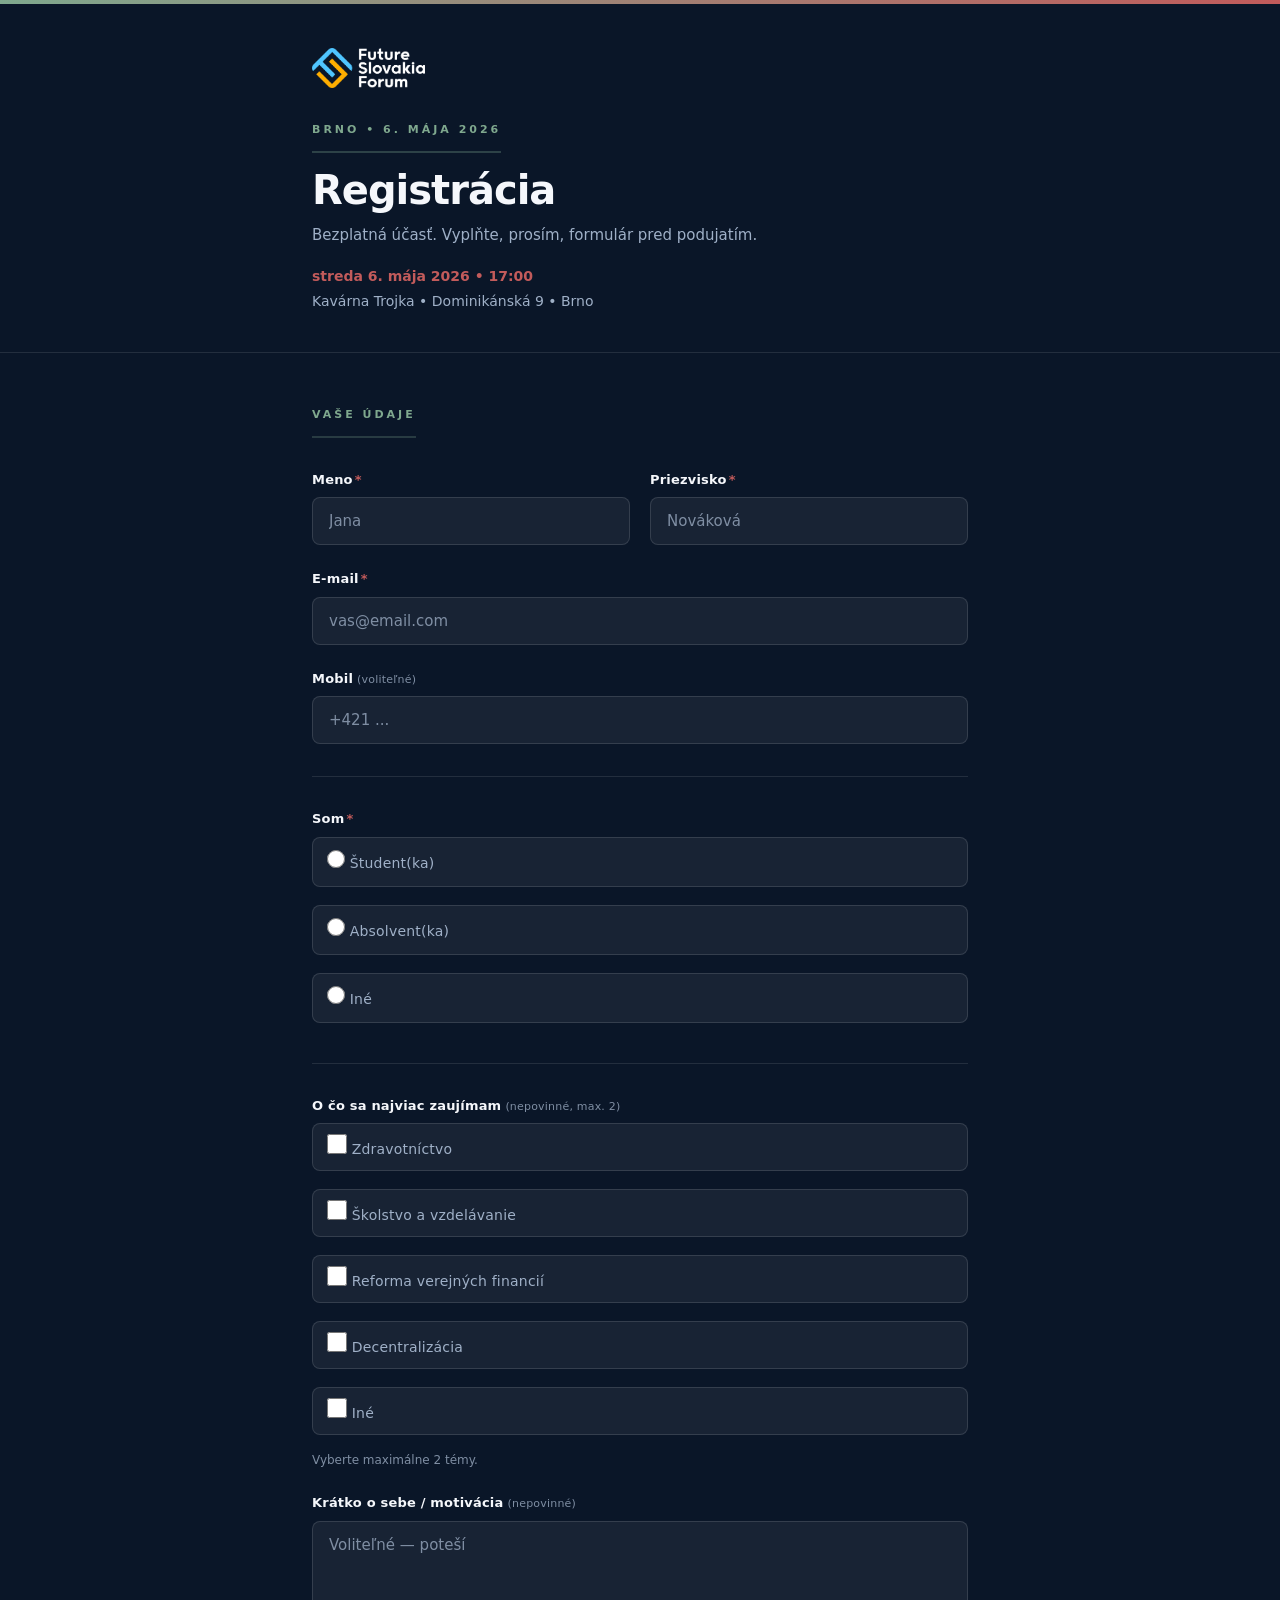
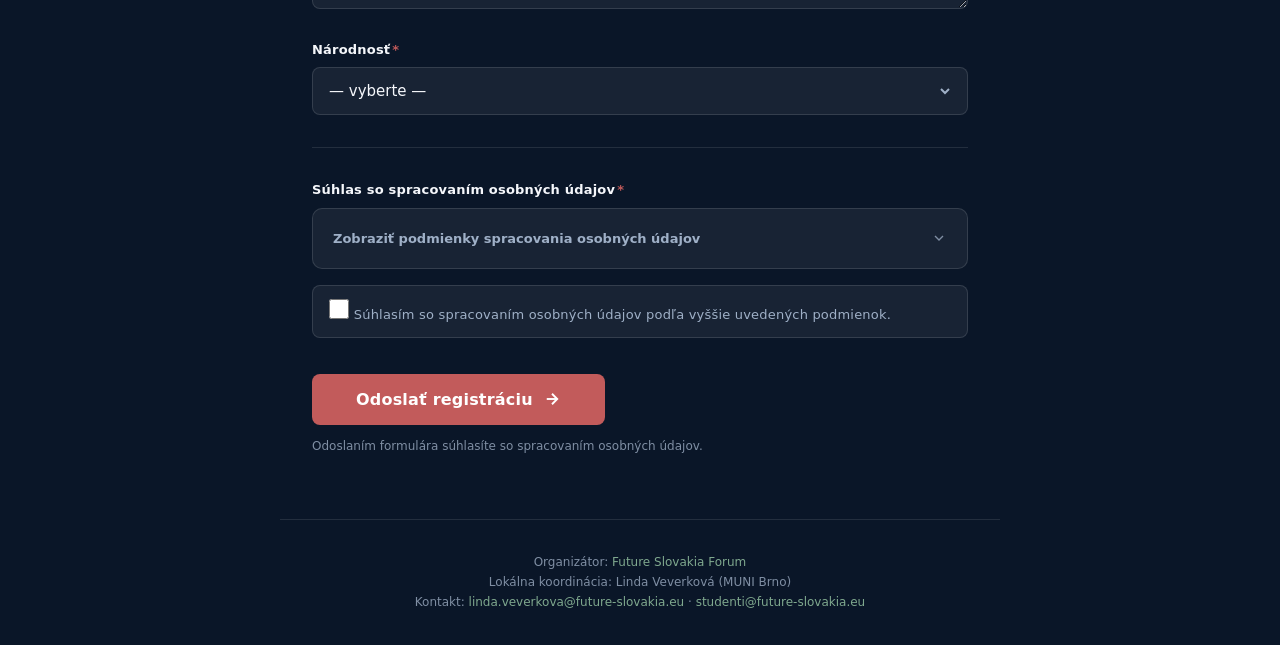
<file: brno/registracia.html>
<!DOCTYPE html>
<html lang="sk">
<head>
<meta charset="UTF-8">
<meta name="viewport" content="width=device-width, initial-scale=1.0">
<title>Registrácia — Slovensko, ako ho vidia tí, čo ho riadili | Future Slovakia Forum</title>
<meta name="description" content="Registrácia na diskusiu Slovensko, ako ho vidia tí, čo ho riadili. Streda 6. mája 2026, 17:00, Kavárna Trojka, Brno. Bezplatná účasť, povinná registrácia.">
<meta name="robots" content="noindex, follow">
<link rel="canonical" href="https://healthy-future.sk/brno/registracia.html">
<link rel="icon" type="image/png" href="favicon.png">
<meta name="referrer" content="strict-origin-when-cross-origin">
<meta http-equiv="Content-Security-Policy" content="default-src 'self'; script-src 'self' 'unsafe-inline'; style-src 'self' 'unsafe-inline' https://fonts.googleapis.com; font-src 'self' https://fonts.gstatic.com; img-src 'self' data: https://healthy-future.sk; connect-src 'self' https://script.google.com https://script.googleusercontent.com; frame-ancestors 'none'; base-uri 'self'; form-action 'self';">
<link rel="preconnect" href="https://fonts.googleapis.com">
<link rel="preconnect" href="https://fonts.gstatic.com" crossorigin>
<link href="https://fonts.googleapis.com/css2?family=Inter+Tight:ital,wght@0,300;0,400;0,500;0,600;0,700;0,800;0,900&display=swap" rel="stylesheet">
<style>
  *{margin:0;padding:0;box-sizing:border-box}
  html{scroll-behavior:smooth}

  :root{
    --bg-primary:#0a1628;
    --bg-secondary:#10233b;
    --text-primary:#f5f7fb;
    --text-secondary:#9fb0c7;
    --text-muted:#7f8ea3;
    --accent:#c25b5b;
    --accent-hover:#a84a4a;
    --btn-text:#0a1628;
    --border-soft:rgba(255,255,255,0.10);
    --card-bg:rgba(255,255,255,0.03);
    --font:'Inter Tight',system-ui,sans-serif;
    --input-bg:rgba(255,255,255,0.06);
    --input-border:rgba(255,255,255,0.12);
    --error:#e85454;
  }

  body{
    font-family:var(--font);
    background:var(--bg-primary);
    color:var(--text-primary);
    -webkit-font-smoothing:antialiased;
    -moz-osx-font-smoothing:grayscale;
    line-height:1.5;
  }

  /* ═══ HEADER ═══ */
  .header{
    position:relative;overflow:hidden;
    border-bottom:1px solid var(--border-soft);
  }
  .header::before{
    content:'';position:absolute;top:0;left:0;right:0;height:4px;
    background:linear-gradient(90deg,#7fa88e,var(--accent));z-index:3;
  }
  .header-inner{
    max-width:720px;margin:0 auto;padding:48px 32px 40px;
    position:relative;z-index:1;
  }
  .header-logo{height:40px;width:auto;margin-bottom:28px;display:block}
  .header-tag{
    font-size:11px;font-weight:700;letter-spacing:3px;text-transform:uppercase;
    color:#7fa88e;margin-bottom:16px;
    padding-bottom:12px;
    border-bottom:2px solid rgba(127,168,142,0.30);
    display:inline-block;
  }
  .header h1{
    font-size:clamp(28px,4vw,40px);
    font-weight:900;line-height:1.08;letter-spacing:-1px;
    margin-bottom:12px;
  }
  .header-sub{
    font-size:15px;font-weight:400;color:var(--text-secondary);
    line-height:1.5;margin-bottom:20px;
  }
  .header-meta{
    display:flex;flex-direction:column;gap:4px;
  }
  .header-meta span{font-size:14px;font-weight:600;color:var(--accent)}
  .header-meta .venue{color:var(--text-secondary);font-weight:500}

  /* ═══ FORM ═══ */
  .form-section{
    max-width:720px;margin:0 auto;padding:48px 32px 64px;
  }
  .form-section h2{
    font-size:11px;font-weight:700;letter-spacing:3px;text-transform:uppercase;
    color:#7fa88e;margin-bottom:32px;
    padding-bottom:12px;
    border-bottom:2px solid rgba(127,168,142,0.25);
    display:inline-block;
  }

  .field{margin-bottom:24px}
  .field-row{display:grid;grid-template-columns:1fr 1fr;gap:20px}
  .field label{
    display:block;font-size:13px;font-weight:600;
    color:var(--text-primary);margin-bottom:8px;
    letter-spacing:0.2px;
  }
  .field label .req{color:var(--accent);margin-left:2px}
  .field label .optional{color:var(--text-muted);font-weight:400;font-size:11px;margin-left:4px}

  input[type="text"],
  input[type="email"],
  input[type="tel"],
  select,
  textarea{
    width:100%;
    padding:14px 16px;
    background:var(--input-bg);
    border:1px solid var(--input-border);
    border-radius:8px;
    color:var(--text-primary);
    font-family:var(--font);
    font-size:15px;font-weight:400;
    transition:border-color 0.2s,background 0.2s;
    outline:none;
    -webkit-appearance:none;
  }
  input::placeholder,textarea::placeholder{color:var(--text-muted);font-weight:400}
  input:focus,select:focus,textarea:focus{
    border-color:var(--accent);
    background:rgba(255,255,255,0.08);
  }
  select{
    cursor:pointer;
    background-image:url("data:image/svg+xml,%3Csvg xmlns='http://www.w3.org/2000/svg' width='16' height='16' fill='none' stroke='%239fb0c7' stroke-width='2'%3E%3Cpath d='M4 6l4 4 4-4'/%3E%3C/svg%3E");
    background-repeat:no-repeat;
    background-position:right 14px center;
    padding-right:40px;
  }
  select option{background:var(--bg-secondary);color:var(--text-primary)}
  textarea{resize:vertical;min-height:88px}

  /* Radio group */
  .radio-group{display:flex;flex-direction:column;gap:10px}
  .radio-item{
    display:flex;align-items:center;gap:12px;
    cursor:pointer;
    padding:12px 14px;
    background:var(--input-bg);
    border:1px solid var(--input-border);
    border-radius:8px;
    transition:border-color 0.2s,background 0.2s;
  }
  .radio-item:hover{border-color:rgba(194,91,91,0.30);background:rgba(255,255,255,0.06)}
  .radio-item.checked{border-color:var(--accent);background:rgba(194,91,91,0.10)}
  .radio-item input[type="radio"]{
    width:18px;height:18px;flex-shrink:0;
    accent-color:var(--accent);cursor:pointer;
  }
  .radio-item span{font-size:14px;font-weight:500;color:var(--text-secondary)}
  .radio-item.checked span{color:var(--text-primary)}

  /* Checkboxes */
  .checkbox-group{display:flex;flex-direction:column;gap:10px}
  .checkbox-item{
    display:flex;align-items:center;gap:12px;
    cursor:pointer;
    padding:10px 14px;
    background:var(--input-bg);
    border:1px solid var(--input-border);
    border-radius:8px;
    transition:border-color 0.2s,background 0.2s;
  }
  .checkbox-item:hover{border-color:rgba(194,91,91,0.30);background:rgba(255,255,255,0.06)}
  .checkbox-item.checked{border-color:var(--accent);background:rgba(194,91,91,0.10)}
  .checkbox-item.disabled{opacity:0.5;cursor:not-allowed}
  .checkbox-item input[type="checkbox"]{
    width:20px;height:20px;flex-shrink:0;
    accent-color:var(--accent);cursor:pointer;
  }
  .checkbox-item span{font-size:14px;font-weight:400;color:var(--text-secondary)}
  .checkbox-item.checked span{color:var(--text-primary)}
  .checkbox-limit-note{
    font-size:12px;color:var(--text-muted);margin-top:8px;
  }

  /* Divider */
  .form-divider{
    border:none;border-top:1px solid var(--border-soft);
    margin:32px 0;
  }

  /* GDPR */
  .gdpr-box{
    background:var(--input-bg);
    border:1px solid var(--input-border);
    border-radius:10px;
    padding:20px;
    margin-bottom:16px;
  }
  .gdpr-toggle{
    display:flex;align-items:center;justify-content:space-between;
    cursor:pointer;gap:12px;
  }
  .gdpr-toggle span{font-size:13px;font-weight:600;color:var(--text-secondary)}
  .gdpr-toggle svg{width:16px;height:16px;stroke:var(--text-muted);fill:none;stroke-width:2;
    transition:transform 0.2s;flex-shrink:0}
  .gdpr-toggle.open svg{transform:rotate(180deg)}
  .gdpr-text{
    display:none;
    margin-top:16px;padding-top:16px;
    border-top:1px solid var(--border-soft);
    font-size:12px;font-weight:400;color:var(--text-muted);line-height:1.7;
  }
  .gdpr-text.show{display:block}
  .consent-item{
    display:flex;align-items:flex-start;gap:12px;
    cursor:pointer;
    padding:12px 16px;
    background:var(--input-bg);
    border:1px solid var(--input-border);
    border-radius:8px;
    transition:border-color 0.2s;
  }
  .consent-item:hover{border-color:rgba(194,91,91,0.30)}
  .consent-item.checked{border-color:var(--accent);background:rgba(194,91,91,0.10)}
  .consent-item input[type="checkbox"]{
    width:20px;height:20px;flex-shrink:0;margin-top:1px;
    accent-color:var(--accent);cursor:pointer;
  }
  .consent-item span{font-size:13px;font-weight:500;color:var(--text-secondary);line-height:1.5}
  .consent-item.checked span{color:var(--text-primary)}
  .field.invalid .consent-item{border-color:var(--error)}

  /* Submit */
  .submit-group{
    display:flex;flex-direction:column;align-items:flex-start;gap:12px;
    margin-top:36px;
  }
  .btn-submit{
    display:inline-flex;align-items:center;gap:10px;
    padding:16px 44px;
    background:var(--accent);color:#fff;
    font-size:16px;font-weight:700;font-family:var(--font);
    border:none;border-radius:8px;cursor:pointer;
    transition:background 0.2s,transform 0.15s;
    letter-spacing:0.2px;
  }
  .btn-submit:hover{background:var(--accent-hover);transform:translateY(-1px)}
  .btn-submit:disabled{opacity:0.5;cursor:not-allowed;transform:none}
  .btn-submit svg{width:18px;height:18px;stroke:currentColor;fill:none;stroke-width:2.5}
  .submit-note{font-size:12px;color:var(--text-muted);font-weight:400}

  /* State panels (success, full, error) */
  .state-panel{
    display:none;
    text-align:center;padding:80px 32px;
  }
  .state-panel.show{display:block}
  .state-panel h2{font-size:28px;font-weight:800;margin-bottom:12px;color:var(--text-primary)}
  .state-panel p{font-size:16px;font-weight:400;color:var(--text-secondary);line-height:1.6;max-width:520px;margin:0 auto}
  .state-icon{
    width:64px;height:64px;border-radius:50%;
    display:flex;align-items:center;justify-content:center;
    margin:0 auto 24px;
  }
  .state-icon.ok{background:rgba(194,91,91,0.18)}
  .state-icon.full{background:rgba(232,84,84,0.14)}
  .state-icon.err{background:rgba(232,84,84,0.14)}
  .state-icon svg{width:32px;height:32px;fill:none;stroke-width:2.5}
  .state-icon.ok svg{stroke:var(--accent)}
  .state-icon.full svg{stroke:var(--error)}
  .state-icon.err svg{stroke:var(--error)}
  .state-actions{
    display:flex;flex-wrap:wrap;justify-content:center;gap:12px;margin-top:32px;
  }
  .state-btn{
    display:inline-flex;align-items:center;gap:8px;
    padding:12px 28px;border-radius:8px;text-decoration:none;
    font-size:14px;font-weight:600;font-family:var(--font);
    transition:background 0.2s,transform 0.15s;cursor:pointer;border:none;
  }
  .state-btn.primary{background:var(--accent);color:#fff}
  .state-btn.primary:hover{background:var(--accent-hover);transform:translateY(-1px)}
  .state-btn.secondary{background:rgba(194,91,91,0.18);color:var(--accent)}
  .state-btn.secondary:hover{background:rgba(194,91,91,0.26)}

  /* Errors */
  .field-error{font-size:12px;color:var(--error);margin-top:6px;display:none}
  .field.invalid input,
  .field.invalid select,
  .field.invalid textarea{border-color:var(--error)}
  .field.invalid .field-error{display:block}

  /* Footer */
  .form-footer{
    border-top:1px solid var(--border-soft);
    padding:32px;
    max-width:720px;margin:0 auto;
  }
  .form-footer p{
    font-size:12px;font-weight:400;color:var(--text-muted);line-height:1.7;
    text-align:center;
  }
  .form-footer a{color:#7fa88e;text-decoration:none}
  .form-footer a:hover{text-decoration:underline}

  @media(max-width:640px){
    .header-inner,.form-section,.form-footer{padding-left:20px;padding-right:20px}
    .field-row{grid-template-columns:1fr}
  }

  a:focus-visible,button:focus-visible,input:focus-visible,select:focus-visible,textarea:focus-visible{
    outline:2px solid var(--accent);outline-offset:3px;border-radius:4px;
  }
</style>
</head>
<body>

<!-- ═══ HEADER ═══ -->
<header class="header">
  <div class="header-inner">
    <img src="logo-fsf.png" alt="Future Slovakia Forum" class="header-logo" width="140" height="40">
    <div class="header-tag">Brno • 6. mája 2026</div>
    <h1>Registrácia</h1>
    <p class="header-sub">Bezplatná účasť. Vyplňte, prosím, formulár pred podujatím.</p>
    <div class="header-meta">
      <span>streda 6. mája 2026 • 17:00</span>
      <span class="venue">Kavárna Trojka • Dominikánská 9 • Brno</span>
    </div>
  </div>
</header>

<!-- ═══ FORM ═══ -->
<div class="form-section" id="formSection">
  <h2>Vaše údaje</h2>

  <form id="regForm" novalidate>

    <!-- Meno + Priezvisko -->
    <div class="field-row">
      <div class="field">
        <label for="meno">Meno<span class="req">*</span></label>
        <input type="text" id="meno" name="meno" required placeholder="Jana" autocomplete="given-name">
        <div class="field-error">Zadajte meno.</div>
      </div>
      <div class="field">
        <label for="priezvisko">Priezvisko<span class="req">*</span></label>
        <input type="text" id="priezvisko" name="priezvisko" required placeholder="Nováková" autocomplete="family-name">
        <div class="field-error">Zadajte priezvisko.</div>
      </div>
    </div>

    <!-- Email -->
    <div class="field">
      <label for="email">E-mail<span class="req">*</span></label>
      <input type="email" id="email" name="email" required placeholder="vas@email.com" autocomplete="email">
      <div class="field-error">Zadajte platnú e-mailovú adresu.</div>
    </div>

    <!-- Mobil (optional) -->
    <div class="field">
      <label for="mobil">Mobil<span class="optional">(voliteľné)</span></label>
      <input type="tel" id="mobil" name="mobil" placeholder="+421 ..." autocomplete="tel">
    </div>

    <hr class="form-divider">

    <!-- Status -->
    <div class="field" id="statusField">
      <label>Som<span class="req">*</span></label>
      <div class="radio-group" role="radiogroup" aria-label="Status">
        <label class="radio-item">
          <input type="radio" name="status" value="student" required>
          <span>Študent(ka)</span>
        </label>
        <label class="radio-item">
          <input type="radio" name="status" value="absolvent">
          <span>Absolvent(ka)</span>
        </label>
        <label class="radio-item">
          <input type="radio" name="status" value="ine">
          <span>Iné</span>
        </label>
      </div>
      <div class="field-error">Vyberte jednu z možností.</div>
    </div>

    <!-- Univerzita + Fakulta (conditional — only for student/absolvent) -->
    <div id="uniFacWrap" style="display:none">
      <div class="field">
        <label for="univerzita">Univerzita<span class="req">*</span></label>
        <select id="univerzita" name="univerzita">
          <option value="" disabled selected>— vyberte —</option>
          <option value="Masarykova univerzita (MUNI)">Masarykova univerzita (MUNI)</option>
          <option value="Vysoké učení technické v Brně (VUT)">Vysoké učení technické v Brně (VUT)</option>
          <option value="Mendelova univerzita v Brně (MENDELU)">Mendelova univerzita v Brně (MENDELU)</option>
          <option value="Veterinární univerzita Brno (VETUNI)">Veterinární univerzita Brno (VETUNI)</option>
          <option value="Janáčkova akademie múzických umění (JAMU)">Janáčkova akademie múzických umění (JAMU)</option>
          <option value="Iná česká univerzita">Iná česká univerzita</option>
          <option value="Iná slovenská univerzita">Iná slovenská univerzita</option>
        </select>
        <div class="field-error">Vyberte univerzitu.</div>
      </div>

      <div class="field">
        <label for="fakulta">Fakulta / odbor<span class="req">*</span></label>
        <input type="text" id="fakulta" name="fakulta" placeholder="Napr. Lekárska fakulta, všeobecné lekárstvo">
        <div class="field-error">Zadajte fakultu alebo odbor.</div>
      </div>
    </div>

    <hr class="form-divider">

    <!-- Záujmy (max 2) -->
    <div class="field">
      <label>O čo sa najviac zaujímam<span class="optional">(nepovinné, max. 2)</span></label>
      <div class="checkbox-group" id="zaujmyGroup">
        <label class="checkbox-item">
          <input type="checkbox" name="zaujmy" value="zdravotnictvo">
          <span>Zdravotníctvo</span>
        </label>
        <label class="checkbox-item">
          <input type="checkbox" name="zaujmy" value="skolstvo">
          <span>Školstvo a vzdelávanie</span>
        </label>
        <label class="checkbox-item">
          <input type="checkbox" name="zaujmy" value="financie">
          <span>Reforma verejných financií</span>
        </label>
        <label class="checkbox-item">
          <input type="checkbox" name="zaujmy" value="decentralizacia">
          <span>Decentralizácia</span>
        </label>
        <label class="checkbox-item">
          <input type="checkbox" name="zaujmy" value="ine">
          <span>Iné</span>
        </label>
      </div>
      <p class="checkbox-limit-note" id="zaujmyLimit">Vyberte maximálne 2 témy.</p>
    </div>

    <!-- Motivácia -->
    <div class="field">
      <label for="motivacia">Krátko o sebe / motivácia<span class="optional">(nepovinné)</span></label>
      <textarea id="motivacia" name="motivacia" placeholder="Voliteľné — poteší"></textarea>
    </div>

    <!-- Národnosť -->
    <div class="field">
      <label for="narodnost">Národnosť<span class="req">*</span></label>
      <select id="narodnost" name="narodnost" required>
        <option value="" disabled selected>— vyberte —</option>
        <option value="SK">Slovenská</option>
        <option value="CZ">Česká</option>
        <option value="ine">Iná</option>
      </select>
      <div class="field-error">Vyberte národnosť.</div>
    </div>

    <hr class="form-divider">

    <!-- GDPR Consent -->
    <div class="field" id="gdprField">
      <label>Súhlas so spracovaním osobných údajov<span class="req">*</span></label>
      <div class="gdpr-box">
        <div class="gdpr-toggle" id="gdprToggle">
          <span>Zobraziť podmienky spracovania osobných údajov</span>
          <svg viewBox="0 0 24 24"><path d="M6 9l6 6 6-6"/></svg>
        </div>
        <div class="gdpr-text" id="gdprText">
          <p>Súhlasím so spracovaním uvedených osobných údajov pre účely organizácie podujatia a komunikácie zo strany <strong>Future Slovakia Forum</strong>, v súlade s Nariadením EÚ 2016/679 (GDPR). Údaje sú spracované výlučne pre tieto účely, neposkytujú sa tretím stranám a uchovávame ich len po dobu nevyhnutnú na organizáciu podujatia a spätnú väzbu.</p>
          <p style="margin-top:8px">Súhlas môžete kedykoľvek odvolať na e-mailovej adrese <strong>studenti@future-slovakia.eu</strong>.</p>
        </div>
      </div>
      <label class="consent-item" id="consentItem">
        <input type="checkbox" id="gdprConsent" name="gdpr" value="ano" required>
        <span>Súhlasím so spracovaním osobných údajov podľa vyššie uvedených podmienok.</span>
      </label>
      <div class="field-error">Pre registráciu je potrebný súhlas so spracovaním osobných údajov.</div>
    </div>

    <!-- Submit -->
    <div class="submit-group">
      <button type="submit" class="btn-submit" id="submitBtn">
        Odoslať registráciu
        <svg viewBox="0 0 24 24"><line x1="5" y1="12" x2="19" y2="12"/><polyline points="12 5 19 12 12 19"/></svg>
      </button>
      <span class="submit-note">Odoslaním formulára súhlasíte so spracovaním osobných údajov.</span>
    </div>
  </form>
</div>

<!-- ═══ CAPACITY FULL ═══ -->
<div class="state-panel" id="fullMsg">
  <div class="state-icon full">
    <svg viewBox="0 0 24 24"><circle cx="12" cy="12" r="10"/><line x1="4.93" y1="4.93" x2="19.07" y2="19.07"/></svg>
  </div>
  <h2>Kapacita naplnená</h2>
  <p>Registrácia je momentálne uzavretá — Kavárna Trojka má kapacitu 70 miest a všetky sú obsadené. Ak máte záujem o náhradné miesto v prípade odhlásenia, napíšte nám na <a href="mailto:studenti@future-slovakia.eu" style="color:var(--accent)">studenti@future-slovakia.eu</a>.</p>
  <div class="state-actions">
    <a href="index.html" class="state-btn secondary">← Späť na podujatie</a>
    <a href="ucastnici.html" class="state-btn secondary">Kto sa registroval →</a>
  </div>
</div>

<!-- ═══ SUCCESS ═══ -->
<div class="state-panel" id="successMsg">
  <div class="state-icon ok">
    <svg viewBox="0 0 24 24"><polyline points="20 6 9 17 4 12"/></svg>
  </div>
  <h2>Ďakujeme za registráciu!</h2>
  <p style="font-size:20px;font-weight:700;color:var(--accent);margin:12px auto 16px">streda 6. mája 2026 • 17:00</p>
  <p>Kavárna Trojka • Dominikánská 9 • Brno</p>
  <p style="margin-top:14px">Tešíme sa, že prídete. Potvrdenie sme odoslali na váš e‑mail — ak ho nevidíte do pár minút, skontrolujte spam.</p>
  <div class="state-actions">
    <a href="index.html" class="state-btn secondary">← Späť na podujatie</a>
    <a href="ucastnici.html" class="state-btn secondary">Kto už je registrovaný →</a>
  </div>
</div>

<!-- ═══ ERROR ═══ -->
<div class="state-panel" id="errorMsg">
  <div class="state-icon err">
    <svg viewBox="0 0 24 24"><circle cx="12" cy="12" r="10"/><line x1="12" y1="8" x2="12" y2="12"/><line x1="12" y1="16" x2="12.01" y2="16"/></svg>
  </div>
  <h2>Niečo sa pokazilo</h2>
  <p>Skúste to prosím znova, alebo nám napíšte na <a href="mailto:studenti@future-slovakia.eu" style="color:var(--accent)">studenti@future-slovakia.eu</a> — pomôžeme vám s registráciou ručne.</p>
  <div class="state-actions">
    <button type="button" class="state-btn primary" id="errorRetryBtn">Skúsiť znova</button>
    <a href="index.html" class="state-btn secondary">← Späť na podujatie</a>
  </div>
</div>

<!-- ═══ FOOTER ═══ -->
<footer class="form-footer">
  <p>
    Organizátor: <a href="https://future-slovakia.eu" target="_blank" rel="noopener">Future Slovakia Forum</a><br>
    Lokálna koordinácia: Linda Veverková (MUNI Brno)<br>
    Kontakt: <a href="mailto:linda.veverkova@future-slovakia.eu">linda.veverkova@future-slovakia.eu</a> · <a href="mailto:studenti@future-slovakia.eu">studenti@future-slovakia.eu</a>
  </p>
</footer>

<script>
(function(){
  'use strict';

  // ═══════════════════════════════════════════════════════════════════
  //  Brno GAS endpoint. Dávid: vlož URL nového Brno deploymentu.
  //  Viď GAS_TEMPLATE.md v tomto adresári (Krok 5).
  // ═══════════════════════════════════════════════════════════════════
  const GAS_URL_BRNO = 'REPLACE_ME_BRNO_GAS_DEPLOYMENT_URL';
  const CAPACITY = 70;  // Kavárna Trojka — potvrdená kapacita sály
  const MAX_ZAUJMY = 2;

  // Client-side capacity gate je bypassable cez priame API volania.
  // Server-side validácia v doPost() je v GAS_TEMPLATE.md povinná.

  const formSection = document.getElementById('formSection');
  const fullMsg = document.getElementById('fullMsg');
  const successMsg = document.getElementById('successMsg');
  const errorMsg = document.getElementById('errorMsg');
  const form = document.getElementById('regForm');
  const submitBtn = document.getElementById('submitBtn');

  function showOnly(el){
    [formSection, fullMsg, successMsg, errorMsg].forEach(function(n){
      if (n === el) n.classList.add('show'); else n.classList.remove('show');
    });
    // formSection uses display:block by default (not .show class), so toggle explicitly
    formSection.style.display = (el === formSection) ? '' : 'none';
    window.scrollTo({ top: 0, behavior: 'smooth' });
  }

  // ── Capacity pre-check on page load (non-blocking) ──────────────────
  async function checkCapacity(){
    if (GAS_URL_BRNO.indexOf('REPLACE_ME') === 0) return; // no endpoint yet
    try {
      const res = await fetch(GAS_URL_BRNO + '?action=count', { cache: 'no-store' });
      const data = await res.json();
      if (data && typeof data.count === 'number' && data.count >= CAPACITY) {
        showOnly(fullMsg);
      }
    } catch (err) {
      // silent — form still works, server enforces gate on submit
    }
  }
  checkCapacity();

  // ── Radio status toggle — show/hide univerzita + fakulta ───────────
  const uniFacWrap = document.getElementById('uniFacWrap');
  const univerzita = document.getElementById('univerzita');
  const fakulta = document.getElementById('fakulta');

  function applyStatus(){
    const checked = form.querySelector('input[name="status"]:checked');
    const s = checked ? checked.value : '';
    const isAcademic = (s === 'student' || s === 'absolvent');
    uniFacWrap.style.display = isAcademic ? '' : 'none';
    univerzita.required = isAcademic;
    fakulta.required = isAcademic;
    if (!isAcademic) {
      univerzita.closest('.field').classList.remove('invalid');
      fakulta.closest('.field').classList.remove('invalid');
    }
  }
  form.querySelectorAll('input[name="status"]').forEach(function(r){
    r.addEventListener('change', function(){
      // visual state for radio-item
      form.querySelectorAll('.radio-item').forEach(function(el){
        el.classList.remove('checked');
      });
      if (r.checked) r.closest('.radio-item').classList.add('checked');
      document.getElementById('statusField').classList.remove('invalid');
      applyStatus();
    });
  });

  // ── Checkbox styling + max-2 enforcement ───────────────────────────
  const zaujmyBoxes = Array.from(document.querySelectorAll('input[name="zaujmy"]'));
  const zaujmyLimit = document.getElementById('zaujmyLimit');

  function updateZaujmy(){
    const checkedCount = zaujmyBoxes.filter(function(b){ return b.checked; }).length;
    zaujmyBoxes.forEach(function(b){
      const item = b.closest('.checkbox-item');
      if (b.checked) {
        item.classList.add('checked');
        item.classList.remove('disabled');
      } else {
        item.classList.remove('checked');
        if (checkedCount >= MAX_ZAUJMY) {
          item.classList.add('disabled');
          b.disabled = true;
        } else {
          item.classList.remove('disabled');
          b.disabled = false;
        }
      }
    });
    if (checkedCount >= MAX_ZAUJMY) {
      zaujmyLimit.textContent = 'Maximum dosiahnutý — odznačte niektorú voľbu pre zmenu.';
      zaujmyLimit.style.color = 'var(--accent)';
    } else {
      zaujmyLimit.textContent = 'Vyberte maximálne ' + MAX_ZAUJMY + ' témy.';
      zaujmyLimit.style.color = '';
    }
  }
  zaujmyBoxes.forEach(function(b){
    b.addEventListener('change', updateZaujmy);
  });

  // ── GDPR toggle + consent ──────────────────────────────────────────
  document.getElementById('gdprToggle').addEventListener('click', function(){
    const text = document.getElementById('gdprText');
    const toggle = document.getElementById('gdprToggle');
    text.classList.toggle('show');
    toggle.classList.toggle('open');
    toggle.querySelector('span').textContent = text.classList.contains('show')
      ? 'Skryť podmienky spracovania osobných údajov'
      : 'Zobraziť podmienky spracovania osobných údajov';
  });
  document.getElementById('gdprConsent').addEventListener('change', function(){
    document.getElementById('consentItem').classList.toggle('checked', this.checked);
    if (this.checked) document.getElementById('gdprField').classList.remove('invalid');
  });

  // ── Submit handler ─────────────────────────────────────────────────
  document.getElementById('errorRetryBtn').addEventListener('click', function(){
    showOnly(formSection);
    submitBtn.disabled = false;
    submitBtn.innerHTML = 'Odoslať registráciu <svg viewBox="0 0 24 24"><line x1="5" y1="12" x2="19" y2="12"/><polyline points="12 5 19 12 12 19"/></svg>';
  });

  form.addEventListener('submit', async function(e){
    e.preventDefault();

    // Clear prior errors
    form.querySelectorAll('.field').forEach(function(f){ f.classList.remove('invalid'); });

    const meno = document.getElementById('meno');
    const priezvisko = document.getElementById('priezvisko');
    const email = document.getElementById('email');
    const mobil = document.getElementById('mobil');
    const motivacia = document.getElementById('motivacia');
    const narodnost = document.getElementById('narodnost');
    const gdpr = document.getElementById('gdprConsent');
    const statusEl = form.querySelector('input[name="status"]:checked');

    let valid = true;

    if (!meno.value.trim()) { meno.closest('.field').classList.add('invalid'); valid = false; }
    if (!priezvisko.value.trim()) { priezvisko.closest('.field').classList.add('invalid'); valid = false; }
    if (!email.value || !/^[^\s@]+@[^\s@]+\.[^\s@]+$/.test(email.value)) {
      email.closest('.field').classList.add('invalid'); valid = false;
    }
    if (!statusEl) { document.getElementById('statusField').classList.add('invalid'); valid = false; }
    const isAcademic = statusEl && (statusEl.value === 'student' || statusEl.value === 'absolvent');
    if (isAcademic) {
      if (!univerzita.value) { univerzita.closest('.field').classList.add('invalid'); valid = false; }
      if (!fakulta.value.trim()) { fakulta.closest('.field').classList.add('invalid'); valid = false; }
    }
    if (!narodnost.value) { narodnost.closest('.field').classList.add('invalid'); valid = false; }
    if (!gdpr.checked) { document.getElementById('gdprField').classList.add('invalid'); valid = false; }

    if (!valid) {
      const firstErr = form.querySelector('.field.invalid');
      if (firstErr) firstErr.scrollIntoView({ behavior: 'smooth', block: 'center' });
      return;
    }

    // Build payload matching GAS_TEMPLATE schema
    const zaujmy = zaujmyBoxes.filter(function(b){ return b.checked; }).map(function(b){ return b.value; });
    const payload = {
      meno: meno.value.trim(),
      priezvisko: priezvisko.value.trim(),
      email: email.value.trim(),
      mobil: mobil.value.trim(),
      status: statusEl ? statusEl.value : '',
      univerzita: isAcademic ? univerzita.value : '',
      fakulta: isAcademic ? fakulta.value.trim() : '',
      zaujmy: zaujmy,
      motivacia: motivacia.value.trim(),
      narodnost: narodnost.value,
      gdpr: !!gdpr.checked,
      user_agent: (navigator.userAgent || '').slice(0, 200)
    };

    submitBtn.disabled = true;
    submitBtn.innerHTML = 'Odosielam...';

    if (GAS_URL_BRNO.indexOf('REPLACE_ME') === 0) {
      alert('Formulár zatiaľ nie je pripojený k serveru (GAS_URL_BRNO placeholder). Napíšte nám na linda.veverkova@future-slovakia.eu (alebo studenti@future-slovakia.eu) — registrujeme vás ručne.');
      submitBtn.disabled = false;
      submitBtn.innerHTML = 'Odoslať registráciu <svg viewBox="0 0 24 24"><line x1="5" y1="12" x2="19" y2="12"/><polyline points="12 5 19 12 12 19"/></svg>';
      return;
    }

    try {
      const res = await fetch(GAS_URL_BRNO, {
        method: 'POST',
        headers: { 'Content-Type': 'text/plain;charset=utf-8' },
        body: JSON.stringify(payload)
      });
      let data = null;
      try { data = await res.json(); } catch (err) { /* ignore */ }

      if (data && data.error === 'capacity_full') {
        showOnly(fullMsg);
        return;
      }
      if (data && data.error === 'already_registered') {
        alert('Na tento e-mail je už registrácia zaevidovaná. Ak ide o omyl, napíšte nám na linda.veverkova@future-slovakia.eu.');
        submitBtn.disabled = false;
        submitBtn.innerHTML = 'Odoslať registráciu <svg viewBox="0 0 24 24"><line x1="5" y1="12" x2="19" y2="12"/><polyline points="12 5 19 12 12 19"/></svg>';
        return;
      }
      if (data && data.ok) {
        showOnly(successMsg);
        return;
      }
      // Unknown error
      showOnly(errorMsg);
    } catch (err) {
      showOnly(errorMsg);
    }
  });
})();
</script>

</body>
</html>
</file>
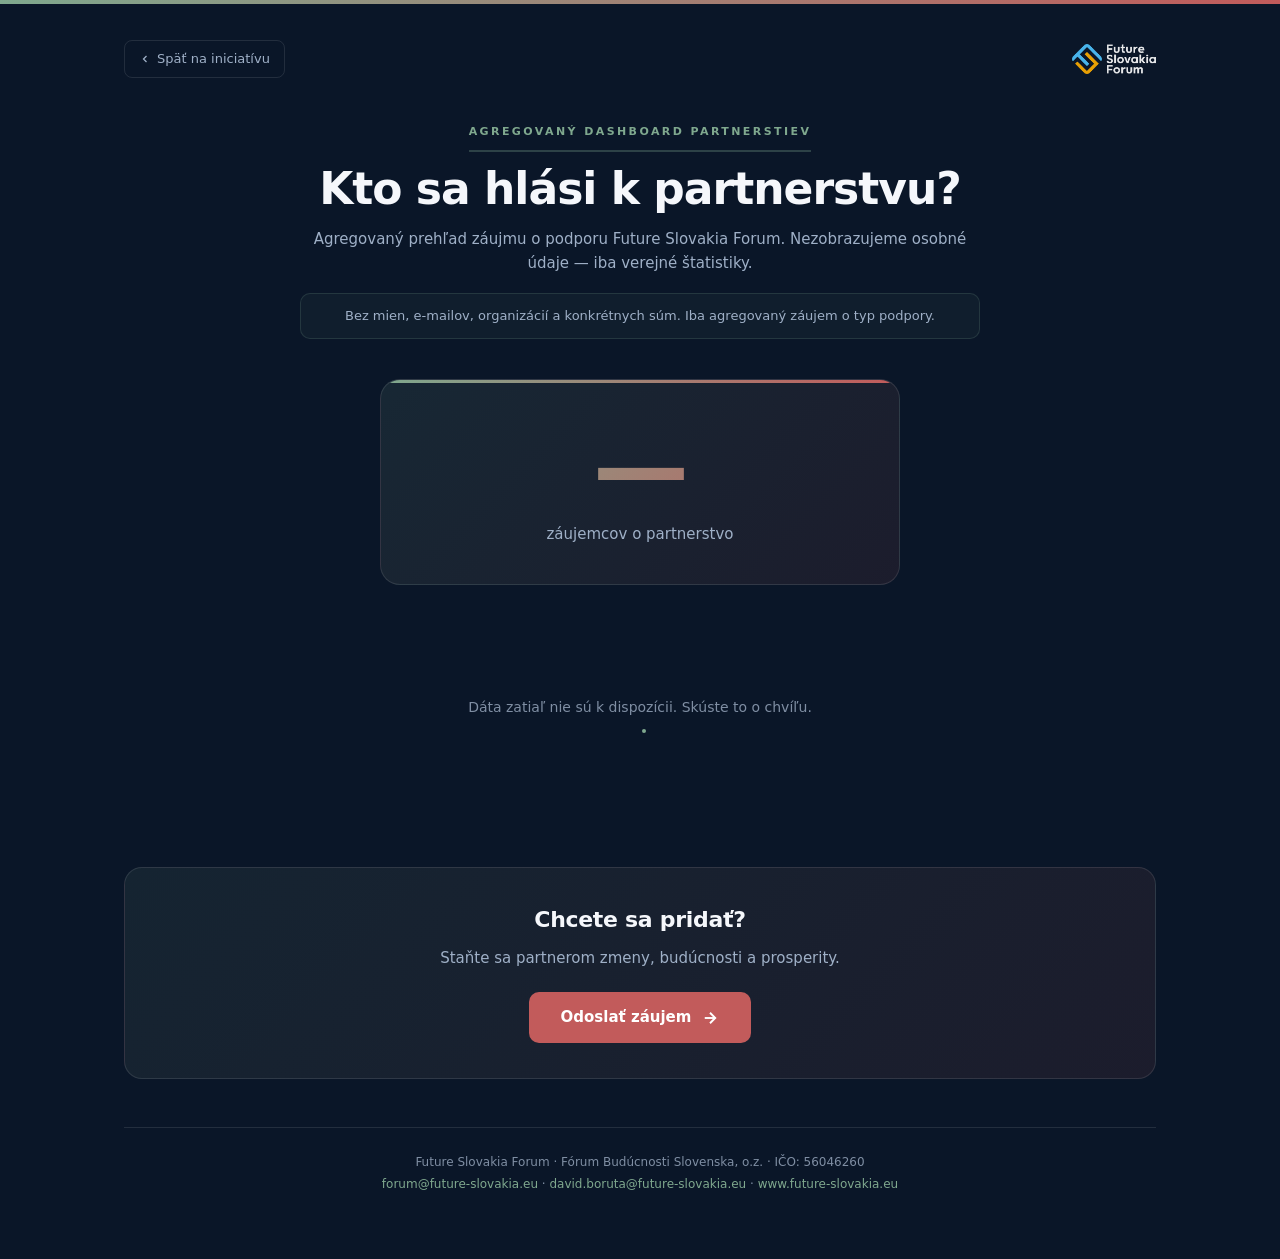
<file: partneri-zmeny/dashboard.html>
<!DOCTYPE html>
<html lang="sk">
<head>
<meta charset="UTF-8">
<meta name="viewport" content="width=device-width, initial-scale=1.0">
<title>Dashboard záujmu o partnerstvo · Future Slovakia Forum</title>
<meta name="description" content="Agregovaný verejný dashboard záujmu o partnerstvo s Future Slovakia Forum. Bez osobných údajov — iba štatistiky.">
<meta name="robots" content="noindex, follow">
<meta property="og:title" content="Dashboard záujmu o partnerstvo · Future Slovakia Forum">
<meta property="og:description" content="Agregovaný verejný dashboard záujmu o partnerstvo s Future Slovakia Forum.">
<meta property="og:type" content="website">
<meta property="og:url" content="https://healthy-future.sk/partneri-zmeny/dashboard.html">
<meta property="og:image" content="https://healthy-future.sk/partneri-zmeny/og-image.png?v=20260518b">
<meta property="og:image:width" content="1200">
<meta property="og:image:height" content="630">
<meta property="og:locale" content="sk_SK">
<meta name="twitter:card" content="summary_large_image">
<link rel="canonical" href="https://healthy-future.sk/partneri-zmeny/dashboard.html">
<link rel="icon" type="image/png" href="logo-fsf.png">
<meta name="referrer" content="strict-origin-when-cross-origin">
<meta http-equiv="Content-Security-Policy" content="default-src 'self'; script-src 'self' 'unsafe-inline'; style-src 'self' 'unsafe-inline' https://fonts.googleapis.com; font-src 'self' https://fonts.gstatic.com; img-src 'self' data: https://healthy-future.sk https://future-slovakia.eu; connect-src 'self' https://script.google.com https://script.googleusercontent.com; frame-ancestors 'none'; base-uri 'self'; form-action 'self';">
<link rel="preconnect" href="https://fonts.googleapis.com">
<link rel="preconnect" href="https://fonts.gstatic.com" crossorigin>
<link href="https://fonts.googleapis.com/css2?family=Inter+Tight:wght@300;400;500;600;700;800;900&display=swap" rel="stylesheet">
<style>
  *{margin:0;padding:0;box-sizing:border-box}
  html{scroll-behavior:smooth}

  :root{
    --bg-primary:#0a1628;
    --bg-secondary:#10233b;
    --text-primary:#f5f7fb;
    --text-secondary:#9fb0c7;
    --text-muted:#7f8ea3;
    --accent:#c25b5b;
    --cyan:#7fa88e;
    --yellow:#f2b705;
    --border-soft:rgba(255,255,255,0.10);
    --card-bg:rgba(255,255,255,0.03);
    --font:'Inter Tight',system-ui,sans-serif;

    /* Segment palette */
    --c1:#7fa88e;
    --c2:#c25b5b;
    --c3:#d4856a;
    --c4:#7bd389;
    --c5:#b88bff;
    --c6:#9fb0c7;
    --c7:#f2b705;
    --c8:#5fb6d6;
  }

  body{
    font-family:var(--font);
    background:var(--bg-primary);
    color:var(--text-primary);
    -webkit-font-smoothing:antialiased;
    line-height:1.5;
    min-height:100vh;
    overflow-x:hidden;
  }

  body::before{
    content:'';position:fixed;top:0;left:0;right:0;height:4px;z-index:10;
    background:linear-gradient(90deg,var(--cyan),var(--accent));
  }

  a:focus-visible,button:focus-visible{outline:2px solid var(--accent);outline-offset:3px;border-radius:4px}

  .container{max-width:1080px;margin:0 auto;padding:2.5rem 1.5rem 4rem}

  /* Top nav */
  .topnav{
    display:flex;align-items:center;justify-content:space-between;gap:1rem;
    margin-bottom:2.5rem;flex-wrap:wrap;
  }
  .back-link{
    font-size:13px;font-weight:500;color:var(--text-secondary);
    text-decoration:none;display:inline-flex;align-items:center;gap:6px;
    padding:8px 14px;border:1px solid var(--border-soft);border-radius:8px;
    transition:border-color .2s,color .2s;
  }
  .back-link:hover{border-color:var(--cyan);color:var(--cyan)}
  .back-link svg{width:12px;height:12px;stroke:currentColor;fill:none;stroke-width:2.5}
  .brand-logo{height:30px;width:auto;display:block;opacity:0.9}

  /* Hero */
  .hero{text-align:center;margin-bottom:3rem}
  .hero-eyebrow{
    display:inline-block;font-size:11px;font-weight:700;letter-spacing:0.22em;
    text-transform:uppercase;color:var(--cyan);margin-bottom:14px;
    padding-bottom:10px;border-bottom:2px solid rgba(127,168,142,0.30);
  }
  .hero h1{
    font-size:clamp(28px,4.4vw,44px);font-weight:900;letter-spacing:-1px;
    line-height:1.06;margin-bottom:14px;
  }
  .hero .sub{font-size:15px;color:var(--text-secondary);max-width:680px;margin:0 auto;line-height:1.6}

  /* Privacy note */
  .privacy-note{
    max-width:680px;margin:18px auto 0;
    padding:12px 18px;
    background:rgba(127,168,142,0.06);
    border:1px solid rgba(127,168,142,0.18);
    border-radius:10px;
    font-size:13px;color:var(--text-secondary);line-height:1.6;
  }

  /* Counter card */
  .counter-card{
    max-width:520px;margin:2.5rem auto 0;
    background:linear-gradient(135deg,rgba(127,168,142,0.12),rgba(194,91,91,0.10));
    border:1px solid var(--border-soft);border-radius:20px;
    padding:2.4rem 1.5rem;text-align:center;position:relative;overflow:hidden;
  }
  .counter-card::before{
    content:'';position:absolute;top:0;left:0;right:0;height:3px;
    background:linear-gradient(90deg,var(--cyan),var(--accent));
  }
  .counter-num{
    font-size:clamp(64px,12vw,96px);font-weight:900;line-height:1;
    background:linear-gradient(135deg,var(--cyan),var(--accent));
    -webkit-background-clip:text;background-clip:text;-webkit-text-fill-color:transparent;
    letter-spacing:-2px;
  }
  .counter-lbl{font-size:15px;color:var(--text-secondary);margin-top:8px;font-weight:500}

  /* Mini counters */
  .mini-counters{
    display:grid;grid-template-columns:repeat(5,1fr);gap:14px;
    margin:2rem 0 3rem;
  }
  @media (max-width:960px){
    .mini-counters{grid-template-columns:repeat(3,1fr)}
  }
  .mini-card{
    background:var(--card-bg);border:1px solid var(--border-soft);border-radius:12px;
    padding:18px 16px;text-align:center;
  }
  .mini-num{
    font-size:28px;font-weight:900;color:var(--text-primary);
    line-height:1;margin-bottom:6px;letter-spacing:-0.5px;
    font-variant-numeric:tabular-nums;
  }
  .mini-lbl{
    font-size:11px;font-weight:600;color:var(--text-muted);
    letter-spacing:0.08em;text-transform:uppercase;line-height:1.4;
  }

  /* Money progress (optional, SHOW_PUBLIC_MONEY) */
  .money-card{
    background:linear-gradient(135deg,rgba(242,183,5,0.10),rgba(127,168,142,0.10));
    border:1px solid var(--border-soft);border-radius:16px;
    padding:1.5rem;margin-bottom:3rem;
  }
  .money-card h3{
    font-size:14px;font-weight:700;color:var(--yellow);
    letter-spacing:0.08em;text-transform:uppercase;margin-bottom:14px;
  }
  .money-bar{
    height:10px;background:rgba(255,255,255,0.08);border-radius:6px;overflow:hidden;
    margin-bottom:12px;
  }
  .money-fill{
    height:100%;
    background:linear-gradient(90deg,var(--yellow),var(--cyan));
    border-radius:6px;width:0;transition:width 1.2s cubic-bezier(.4,0,.2,1);
  }
  .money-stats{
    display:flex;justify-content:space-between;font-size:13px;color:var(--text-secondary);
    flex-wrap:wrap;gap:8px;
  }
  .money-stats strong{color:var(--text-primary);font-weight:700}

  .money-disabled-note{
    background:var(--card-bg);border:1px dashed var(--border-soft);
    border-radius:12px;padding:16px 18px;margin-bottom:3rem;
    font-size:13.5px;color:var(--text-muted);line-height:1.6;
    text-align:center;
  }

  /* Section */
  .section{margin-bottom:3rem}
  .section-head{margin-bottom:1.5rem}
  .section-label{
    font-size:11px;font-weight:700;letter-spacing:0.16em;text-transform:uppercase;
    color:var(--text-muted);margin-bottom:6px;
  }
  .section-head h2{
    font-size:clamp(20px,2.4vw,26px);font-weight:800;letter-spacing:-0.5px;
  }

  /* Charts grid */
  .charts-grid{display:grid;grid-template-columns:1fr 1fr;gap:1.5rem}
  @media (max-width:720px){.charts-grid{grid-template-columns:1fr}}

  .chart-card{
    background:var(--card-bg);border:1px solid var(--border-soft);border-radius:16px;
    padding:1.6rem;
  }
  .chart-card h3{
    font-size:15px;font-weight:700;margin-bottom:1.25rem;letter-spacing:-0.3px;
  }

  .pie-wrap{
    display:flex;align-items:center;justify-content:center;margin-bottom:1.25rem;
    position:relative;
  }
  .pie{
    width:170px;height:170px;border-radius:50%;
    background:conic-gradient(rgba(255,255,255,0.06) 0 360deg);
    position:relative;
    transition:transform .6s cubic-bezier(.4,0,.2,1);
  }
  .pie::after{
    content:'';position:absolute;inset:28px;border-radius:50%;
    background:var(--bg-primary);
    box-shadow:inset 0 0 0 1px var(--border-soft);
  }
  .pie-center{
    position:absolute;top:50%;left:50%;transform:translate(-50%,-50%);
    text-align:center;pointer-events:none;
  }
  .pie-center .num{font-size:24px;font-weight:800;color:var(--text-primary);line-height:1;font-variant-numeric:tabular-nums}
  .pie-center .lbl{font-size:10px;font-weight:600;letter-spacing:0.1em;text-transform:uppercase;color:var(--text-muted);margin-top:4px}

  .legend{display:flex;flex-direction:column;gap:6px}
  .legend-item{
    display:flex;align-items:center;gap:10px;font-size:13px;padding:5px 0;
  }
  .legend-dot{width:12px;height:12px;border-radius:3px;flex-shrink:0}
  .legend-name{flex:1;color:var(--text-secondary);font-weight:500;line-height:1.4}
  .legend-pct{font-weight:700;color:var(--text-primary);font-variant-numeric:tabular-nums}
  .legend-count{font-size:11px;color:var(--text-muted);margin-left:4px;font-weight:500}

  /* Bar list */
  .bar-list{display:flex;flex-direction:column;gap:10px}
  .bar-item{
    background:var(--card-bg);border:1px solid var(--border-soft);border-radius:10px;
    padding:12px 16px;
    display:grid;grid-template-columns:1fr auto;gap:10px 14px;align-items:center;
  }
  .bar-name{font-size:14px;font-weight:600;color:var(--text-primary);min-width:0;line-height:1.4}
  .bar-count{
    font-size:13px;font-weight:700;color:var(--cyan);
    background:rgba(127,168,142,0.12);padding:3px 10px;border-radius:100px;
    font-variant-numeric:tabular-nums;white-space:nowrap;
  }
  .bar-track{
    grid-column:1 / -1;height:6px;background:rgba(255,255,255,0.05);border-radius:3px;overflow:hidden;
  }
  .bar-fill{
    height:100%;background:linear-gradient(90deg,var(--cyan),var(--accent));border-radius:3px;
    width:0;transition:width 1s cubic-bezier(.4,0,.2,1);
  }

  /* Empty / loading */
  .empty{
    text-align:center;padding:2rem 1rem;color:var(--text-muted);font-size:14px;
    background:var(--card-bg);border:1px dashed var(--border-soft);border-radius:12px;
  }
  .loading{text-align:center;padding:4rem 1rem;color:var(--text-muted);font-size:14px}
  .loading::after{
    content:'';display:inline-block;width:4px;height:4px;border-radius:50%;
    background:var(--cyan);margin-left:8px;
    animation:blink 1s infinite;
  }
  @keyframes blink{50%{opacity:0}}

  /* CTA */
  .cta-bottom{
    margin-top:4rem;padding:2.2rem 2rem;text-align:center;
    background:linear-gradient(135deg,rgba(127,168,142,0.10),rgba(194,91,91,0.10));
    border:1px solid var(--border-soft);border-radius:18px;
  }
  .cta-bottom h3{font-size:22px;font-weight:800;margin-bottom:10px;letter-spacing:-0.3px}
  .cta-bottom p{color:var(--text-secondary);font-size:15px;margin-bottom:1.4rem;max-width:520px;margin-left:auto;margin-right:auto;line-height:1.6}
  .btn-primary{
    display:inline-flex;align-items:center;gap:10px;padding:14px 32px;
    background:var(--accent);color:#fff;font-size:15px;font-weight:700;
    border-radius:10px;text-decoration:none;transition:transform .15s,background .2s;font-family:var(--font);
  }
  .btn-primary:hover{background:#a84a4a;transform:translateY(-1px)}
  .btn-primary svg{width:18px;height:18px;stroke:#fff;fill:none;stroke-width:2.5}

  .updated{font-size:11px;color:var(--text-muted);text-align:center;margin-top:2rem;letter-spacing:0.06em}
  .live-dot{
    display:inline-block;width:6px;height:6px;border-radius:50%;background:#7bd389;
    margin-right:6px;vertical-align:middle;
    animation:pulse 2s infinite;
  }
  @keyframes pulse{0%,100%{opacity:1}50%{opacity:0.3}}

  footer.site-footer{
    margin-top:3rem;padding-top:1.5rem;border-top:1px solid var(--border-soft);
    font-size:12px;color:var(--text-muted);text-align:center;line-height:1.8;
  }
  footer.site-footer a{color:var(--cyan);text-decoration:none}
  footer.site-footer a:hover{text-decoration:underline}

  @media(max-width:720px){
    .mini-counters{grid-template-columns:repeat(2,1fr)}
  }
  @media(max-width:600px){
    .container{padding:1.5rem 1rem 3rem}
    .chart-card{padding:1.25rem}
    .pie{width:150px;height:150px}
    .pie::after{inset:25px}
    .pie-center .num{font-size:20px}
  }
</style>
</head>
<body>

<div class="container">

  <nav class="topnav">
    <a href="index.html" class="back-link">
      <svg viewBox="0 0 24 24"><polyline points="15 18 9 12 15 6"/></svg>
      Späť na iniciatívu
    </a>
    <img src="logo-fsf.png" alt="Future Slovakia Forum" class="brand-logo" width="105" height="30">
  </nav>

  <header class="hero">
    <div class="hero-eyebrow">Agregovaný dashboard partnerstiev</div>
    <h1>Kto sa hlási k partnerstvu?</h1>
    <p class="sub">
      Agregovaný prehľad záujmu o podporu Future Slovakia Forum. Nezobrazujeme osobné údaje — iba verejné štatistiky.
    </p>
    <div class="privacy-note">
      Bez mien, e-mailov, organizácií a konkrétnych súm. Iba agregovaný záujem o typ podpory.
    </div>

    <div class="counter-card">
      <div class="counter-num" id="total">—</div>
      <div class="counter-lbl" id="counterLbl">záujemcov o partnerstvo</div>
    </div>
  </header>

  <div id="content" style="display:none">

    <!-- Mini counters -->
    <div class="mini-counters">
      <div class="mini-card">
        <div class="mini-num" id="miniTotal">—</div>
        <div class="mini-lbl">Záujemcovia celkom</div>
      </div>
      <div class="mini-card">
        <div class="mini-num" id="miniIndividual">—</div>
        <div class="mini-lbl">Individuálni donori</div>
      </div>
      <div class="mini-card">
        <div class="mini-num" id="miniFirmy">—</div>
        <div class="mini-lbl">Firmy / CSR</div>
      </div>
      <div class="mini-card">
        <div class="mini-num" id="miniBridges">—</div>
        <div class="mini-lbl">Prepojenia na donorov</div>
      </div>
      <div class="mini-card">
        <div class="mini-num" id="miniCalls">—</div>
        <div class="mini-lbl">Záujem o call</div>
      </div>
    </div>

    <!-- Money block (optional) -->
    <div id="moneyBlock"></div>

    <!-- Calls -->
    <div class="section">
      <div class="section-head">
        <div class="section-label">Záujem o úvodný rozhovor</div>
        <h2 id="callsHead">— ľudí chce úvodný call</h2>
      </div>
    </div>

    <!-- Charts row 1 -->
    <section class="section">
      <div class="section-head">
        <div class="section-label">Typ partnerstva a forma podpory</div>
        <h2>Kto a ako sa chce zapojiť</h2>
      </div>
      <div class="charts-grid">
        <div class="chart-card">
          <h3>Typ partnerstva</h3>
          <div class="pie-wrap">
            <div class="pie" id="typePie"></div>
            <div class="pie-center">
              <div class="num" id="typeTotal">—</div>
              <div class="lbl">spolu</div>
            </div>
          </div>
          <div class="legend" id="typeLegend"></div>
        </div>
        <div class="chart-card">
          <h3>Forma podpory</h3>
          <div class="pie-wrap">
            <div class="pie" id="formPie"></div>
            <div class="pie-center">
              <div class="num" id="formTotal">—</div>
              <div class="lbl">odpovedí</div>
            </div>
          </div>
          <div class="legend" id="formLegend"></div>
        </div>
      </div>
    </section>

    <!-- Charts row 2: amounts + interests -->
    <section class="section">
      <div class="section-head">
        <div class="section-label">Sumy a podporované oblasti</div>
        <h2>Aké pásma a aké aktivity ľudia označujú</h2>
      </div>
      <div class="charts-grid">
        <div class="chart-card">
          <h3>Orientačná výška podpory</h3>
          <div class="bar-list" id="amountList"></div>
        </div>
        <div class="chart-card">
          <h3>Čo chcú ľudia podporiť</h3>
          <div class="bar-list" id="interestsList"></div>
        </div>
      </div>
    </section>

    <!-- Verticals -->
    <section class="section">
      <div class="section-head">
        <div class="section-label">Preferované reformné vertikály</div>
        <h2>O ktoré témy je najväčší záujem</h2>
      </div>
      <div class="bar-list" id="verticalsList"></div>
    </section>

    <!-- Countries (optional, only if data) -->
    <section class="section" id="countriesSection" style="display:none">
      <div class="section-head">
        <div class="section-label">Mesto / krajina</div>
        <h2>Top 10 lokácií</h2>
      </div>
      <div class="bar-list" id="countriesList"></div>
    </section>

    <div class="updated"><span class="live-dot"></span><span id="updatedTxt">Aktualizované</span></div>

  </div>

  <div id="loading" class="loading">Načítavam aktuálne dáta</div>

  <div class="cta-bottom">
    <h3>Chcete sa pridať?</h3>
    <p>Staňte sa partnerom zmeny, budúcnosti a prosperity.</p>
    <a href="registracia.html" class="btn-primary">
      Odoslať záujem
      <svg viewBox="0 0 24 24"><line x1="5" y1="12" x2="19" y2="12"/><polyline points="12 5 19 12 12 19"/></svg>
    </a>
  </div>

  <footer class="site-footer">
    Future Slovakia Forum · Fórum Budúcnosti Slovenska, o.z. · IČO: 56046260<br>
    <a href="mailto:forum@future-slovakia.eu">forum@future-slovakia.eu</a> ·
    <a href="mailto:david.boruta@future-slovakia.eu">david.boruta@future-slovakia.eu</a> ·
    <a href="https://www.future-slovakia.eu" target="_blank" rel="noopener">www.future-slovakia.eu</a>
  </footer>

</div>

<script>
(function(){
  'use strict';

  // ═══════════════════════════════════════════════════════════════════
  //  Dashboard config
  // ═══════════════════════════════════════════════════════════════════
  const API = 'https://script.google.com/macros/s/AKfycbzLlDKbFZB72J5zPY2UL7-WxaI0pJVdyI9EGqbfMaWyCgMaQUqNsJlLwzGc2APjo1j22w/exec';
  const SHOW_PUBLIC_MONEY = false;   // ak true a GAS vracia confirmedTotal, zobrazí sa progress bar
  const BRIDGE_GOAL = 20000;         // € — cieľ bridge funding (iba pri SHOW_PUBLIC_MONEY = true)

  const TYPE_LABEL = {
    individualny_donor: 'Individuálny donor',
    firma_csr: 'Firma / CSR',
    nadacia_grant: 'Nadácia / grant',
    diaspora: 'Slovenská diaspora',
    otvaram_dvere: 'Prepojenie na donorov',
    rozhovor: 'Najprv rozhovor'
  };
  const FORM_LABEL = {
    jednorazovy_dar: 'Jednorazový dar',
    pravidelna_podpora: 'Pravidelná podpora',
    firemne_partnerstvo: 'Firemné partnerstvo',
    grant_institucionalna: 'Grant / inštitucionálne',
    prepojenie: 'Prepojenie na partnera',
    neviem: 'Ešte neviem'
  };
  const AMOUNT_LABEL = {
    do_100: 'do 100 €',
    '100_500': '100 – 500 €',
    '600_mesiac': '600 € (mesiac juniora)',
    '1000_3500': '1 000 – 3 500 €',
    '2100_fundraising': 'cca 2 100 € — fundraising intelligence junior / 12 mesiacov',
    '2600_socmedia': 'cca 2 600 € — social media junior / 12 mesiacov',
    '3500_brief': '3 500 € (policy brief)',
    '5000_10000': '5 000 – 10 000 €',
    '20000_bridge': '20 000 € (bridge funding)',
    viac_20000: 'viac ako 20 000 €',
    neuvadzam: 'nechce uviesť'
  };
  const SUPPORT_LABEL = {
    mesiac_juniora: 'Mesiac práce juniora',
    policy_brief: 'Policy brief',
    okruhly_stol: 'Okrúhly stôl / balík',
    bridge_funding: 'Bridge funding',
    vyskumne_timy: 'Študentské tímy',
    fundraising_intel: 'Fundraising intelligence — 52 000 Kč / rok',
    komunikacia: 'Digitálna komunikácia a explainery — 65 000 Kč / rok',
    core_kapacita: 'Core kapacita',
    rozhovor: 'Chcú rozhovor'
  };
  const VERTICAL_LABEL = {
    zdravotnictvo: 'Zdravotníctvo',
    skolstvo: 'Školstvo',
    verejne_financie: 'Verejné financie',
    decentralizacia: 'Decentralizácia',
    core: 'Cross-cutting / core',
    nechavam_fsf: 'Nechávajú na FSF'
  };

  const PALETTE = ['var(--c1)','var(--c2)','var(--c3)','var(--c4)','var(--c5)','var(--c6)','var(--c7)','var(--c8)'];

  function esc(s){ const d=document.createElement('div'); d.textContent=String(s==null?'':s); return d.innerHTML; }
  function formatEur(n){
    if (typeof n !== 'number' || isNaN(n)) return '—';
    return new Intl.NumberFormat('sk-SK', { style:'currency', currency:'EUR', maximumFractionDigits:0 }).format(n);
  }

  function animateNumber(el, to){
    const start = 0, dur = 800, t0 = performance.now();
    function step(t){
      const p = Math.min(1, (t - t0) / dur);
      const eased = 1 - Math.pow(1 - p, 3);
      el.textContent = Math.round(start + (to - start) * eased);
      if (p < 1) requestAnimationFrame(step);
    }
    requestAnimationFrame(step);
  }

  function renderPie(el, segments){
    const total = segments.reduce(function(s, x){ return s + x.value; }, 0);
    if (total === 0){
      el.style.background = 'conic-gradient(rgba(255,255,255,0.06) 0 360deg)';
      return;
    }
    let acc = 0;
    const stops = segments.map(function(s){
      const from = (acc / total) * 360;
      acc += s.value;
      const to = (acc / total) * 360;
      return s.color + ' ' + from.toFixed(2) + 'deg ' + to.toFixed(2) + 'deg';
    });
    el.style.background = 'conic-gradient(' + stops.join(', ') + ')';
  }

  function renderLegend(el, items, total){
    if (!items.length || total === 0){
      el.innerHTML = '<div style="font-size:13px;color:var(--text-muted);text-align:center;padding:10px 0">Zatiaľ bez dát</div>';
      return;
    }
    el.innerHTML = items.map(function(it){
      const pct = total ? Math.round((it.value / total) * 100) : 0;
      return '<div class="legend-item">'
        + '<span class="legend-dot" style="background:' + it.color + '"></span>'
        + '<span class="legend-name">' + esc(it.label) + '</span>'
        + '<span class="legend-pct">' + pct + '%<span class="legend-count">(' + it.value + ')</span></span>'
        + '</div>';
    }).join('');
  }

  function renderBars(el, items, maxShow){
    maxShow = maxShow || 10;
    if (!items.length){
      el.innerHTML = '<div class="empty">Zatiaľ bez dát.</div>';
      return;
    }
    const shown = items.slice(0, maxShow);
    const max = shown[0].count || 1;
    el.innerHTML = shown.map(function(it){
      return '<div class="bar-item">'
        + '<div class="bar-name">' + esc(it.name) + '</div>'
        + '<div class="bar-count">' + it.count + '</div>'
        + '<div class="bar-track"><div class="bar-fill" data-w="' + (it.count / max * 100).toFixed(1) + '"></div></div>'
        + '</div>';
    }).join('');
    requestAnimationFrame(function(){
      el.querySelectorAll('.bar-fill').forEach(function(b){ b.style.width = b.dataset.w + '%'; });
    });
  }

  /**
   * Normalize API "list" payloads to a flat array of {key, name, count}.
   * Accepts either an array of {name, count} OR an object map { key: count }.
   * Map keys are translated via labelMap when provided.
   */
  function normalizeList(raw, labelMap){
    if (!raw) return [];
    if (Array.isArray(raw)){
      return raw
        .filter(function(x){ return x && typeof x.count === 'number'; })
        .map(function(x){
          const key = String(x.key || x.name || '');
          const label = (labelMap && labelMap[key]) || x.name || key;
          return { key: key, name: label, count: x.count };
        })
        .sort(function(a, b){ return b.count - a.count; });
    }
    if (typeof raw === 'object'){
      return Object.keys(raw)
        .map(function(k){
          const label = (labelMap && labelMap[k]) || k;
          return { key: k, name: label, count: raw[k] || 0 };
        })
        .filter(function(x){ return x.count > 0; })
        .sort(function(a, b){ return b.count - a.count; });
    }
    return [];
  }

  function renderAll(data){
    const total = data.total || 0;

    // Counter
    animateNumber(document.getElementById('total'), total);
    document.getElementById('counterLbl').textContent =
      total === 1 ? 'záujemca o partnerstvo' : 'záujemcov o partnerstvo';

    // Partner types — full list for mini counters and pie
    const types = normalizeList(data.partnerTypes, TYPE_LABEL);
    const typeMap = {};
    types.forEach(function(t){ typeMap[t.key] = t.count; });

    document.getElementById('miniTotal').textContent = total;
    document.getElementById('miniIndividual').textContent = typeMap['individualny_donor'] || 0;
    document.getElementById('miniFirmy').textContent = typeMap['firma_csr'] || 0;
    document.getElementById('miniBridges').textContent = typeMap['otvaram_dvere'] || 0;

    // Calls
    const calls = data.wantsCallCount || 0;
    document.getElementById('miniCalls').textContent = calls;
    document.getElementById('callsHead').textContent =
      calls === 0 ? 'Zatiaľ nikto nepožiadal o úvodný rozhovor.'
      : calls === 1 ? '1 človek chce úvodný call.'
      : calls + ' ľudí chce úvodný call.';

    // Money block
    const moneyBlock = document.getElementById('moneyBlock');
    if (SHOW_PUBLIC_MONEY && typeof data.confirmedTotal === 'number'){
      const pct = Math.min(100, Math.round((data.confirmedTotal / BRIDGE_GOAL) * 100));
      moneyBlock.innerHTML =
        '<div class="money-card">'
        + '<h3>Bridge funding · cieľ ' + formatEur(BRIDGE_GOAL) + '</h3>'
        + '<div class="money-bar"><div class="money-fill" data-w="' + pct + '"></div></div>'
        + '<div class="money-stats">'
        + '<span>Potvrdené alebo prisľúbené: <strong>' + formatEur(data.confirmedTotal) + '</strong>'
        + (typeof data.confirmedCount === 'number' ? ' (' + data.confirmedCount + ' partnerov)' : '') + '</span>'
        + '<span>' + pct + '% cieľa</span>'
        + '</div>'
        + '</div>';
      requestAnimationFrame(function(){
        const f = moneyBlock.querySelector('.money-fill');
        if (f) f.style.width = f.dataset.w + '%';
      });
    } else {
      moneyBlock.innerHTML =
        '<div class="money-disabled-note">'
        + 'Finančné údaje nezverejňujeme individuálne. Dashboard ukazuje iba agregovaný záujem o typ podpory.'
        + '</div>';
    }

    // Type pie
    const typeItems = types.map(function(t, i){
      return { value: t.count, color: PALETTE[i % PALETTE.length], label: t.name };
    });
    const typeTotal = typeItems.reduce(function(s, x){ return s + x.value; }, 0);
    renderPie(document.getElementById('typePie'), typeItems);
    renderLegend(document.getElementById('typeLegend'), typeItems, typeTotal);
    document.getElementById('typeTotal').textContent = typeTotal;

    // Form pie
    const forms = normalizeList(data.supportForms, FORM_LABEL);
    const formItems = forms.map(function(f, i){
      return { value: f.count, color: PALETTE[i % PALETTE.length], label: f.name };
    });
    const formTotal = formItems.reduce(function(s, x){ return s + x.value; }, 0);
    renderPie(document.getElementById('formPie'), formItems);
    renderLegend(document.getElementById('formLegend'), formItems, formTotal);
    document.getElementById('formTotal').textContent = formTotal;

    // Amount bars
    const amounts = normalizeList(data.amountBands, AMOUNT_LABEL);
    renderBars(document.getElementById('amountList'), amounts);

    // Interests bars
    const interests = normalizeList(data.interests, SUPPORT_LABEL);
    renderBars(document.getElementById('interestsList'), interests);

    // Verticals bars
    const verticals = normalizeList(data.verticals, VERTICAL_LABEL);
    renderBars(document.getElementById('verticalsList'), verticals);

    // Countries — privacy guard:
    //   - only show locations when there are >=5 total responses overall
    //   - only individual locations with >=2 entries (prevents identifying a
    //     single person via a unique city/country)
    const countries = normalizeList(data.countries).filter(function(x){ return x.count >= 2; });
    if (total >= 5 && countries.length){
      document.getElementById('countriesSection').style.display = 'block';
      renderBars(document.getElementById('countriesList'), countries, 10);
    } else {
      document.getElementById('countriesSection').style.display = 'none';
    }

    // Updated
    const updatedTxt = document.getElementById('updatedTxt');
    if (data.updated){
      try{
        const d = new Date(data.updated);
        updatedTxt.textContent = 'Server-side update ' + d.toLocaleTimeString('sk-SK', { hour:'2-digit', minute:'2-digit' });
      } catch(e){
        updatedTxt.textContent = 'Načítané ' + new Date().toLocaleTimeString('sk-SK', { hour:'2-digit', minute:'2-digit' });
      }
    } else {
      updatedTxt.textContent = 'Načítané ' + new Date().toLocaleTimeString('sk-SK', { hour:'2-digit', minute:'2-digit' });
    }

    document.getElementById('loading').style.display = 'none';
    document.getElementById('content').style.display = 'block';
  }

  async function load(){
    if (API.indexOf('REPLACE_') === 0){
      document.getElementById('loading').innerHTML =
        '<div style="color:var(--text-muted)">Dashboard zatiaľ nie je pripojený k serveru. Vlož GAS URL do dashboard.html.</div>';
      return;
    }
    try{
      const res = await fetch(API + '?action=stats', { cache: 'no-store' });
      const data = await res.json();
      if (data && data.ok && typeof data.total === 'number'){
        renderAll(data);
      } else {
        throw new Error('Bad payload');
      }
    } catch(err){
      document.getElementById('loading').innerHTML =
        '<div style="color:var(--text-muted)">Dáta zatiaľ nie sú k dispozícii. Skúste to o chvíľu.</div>';
    }
  }

  load();
  setInterval(load, 60000);
})();
</script>

</body>
</html>
</file>
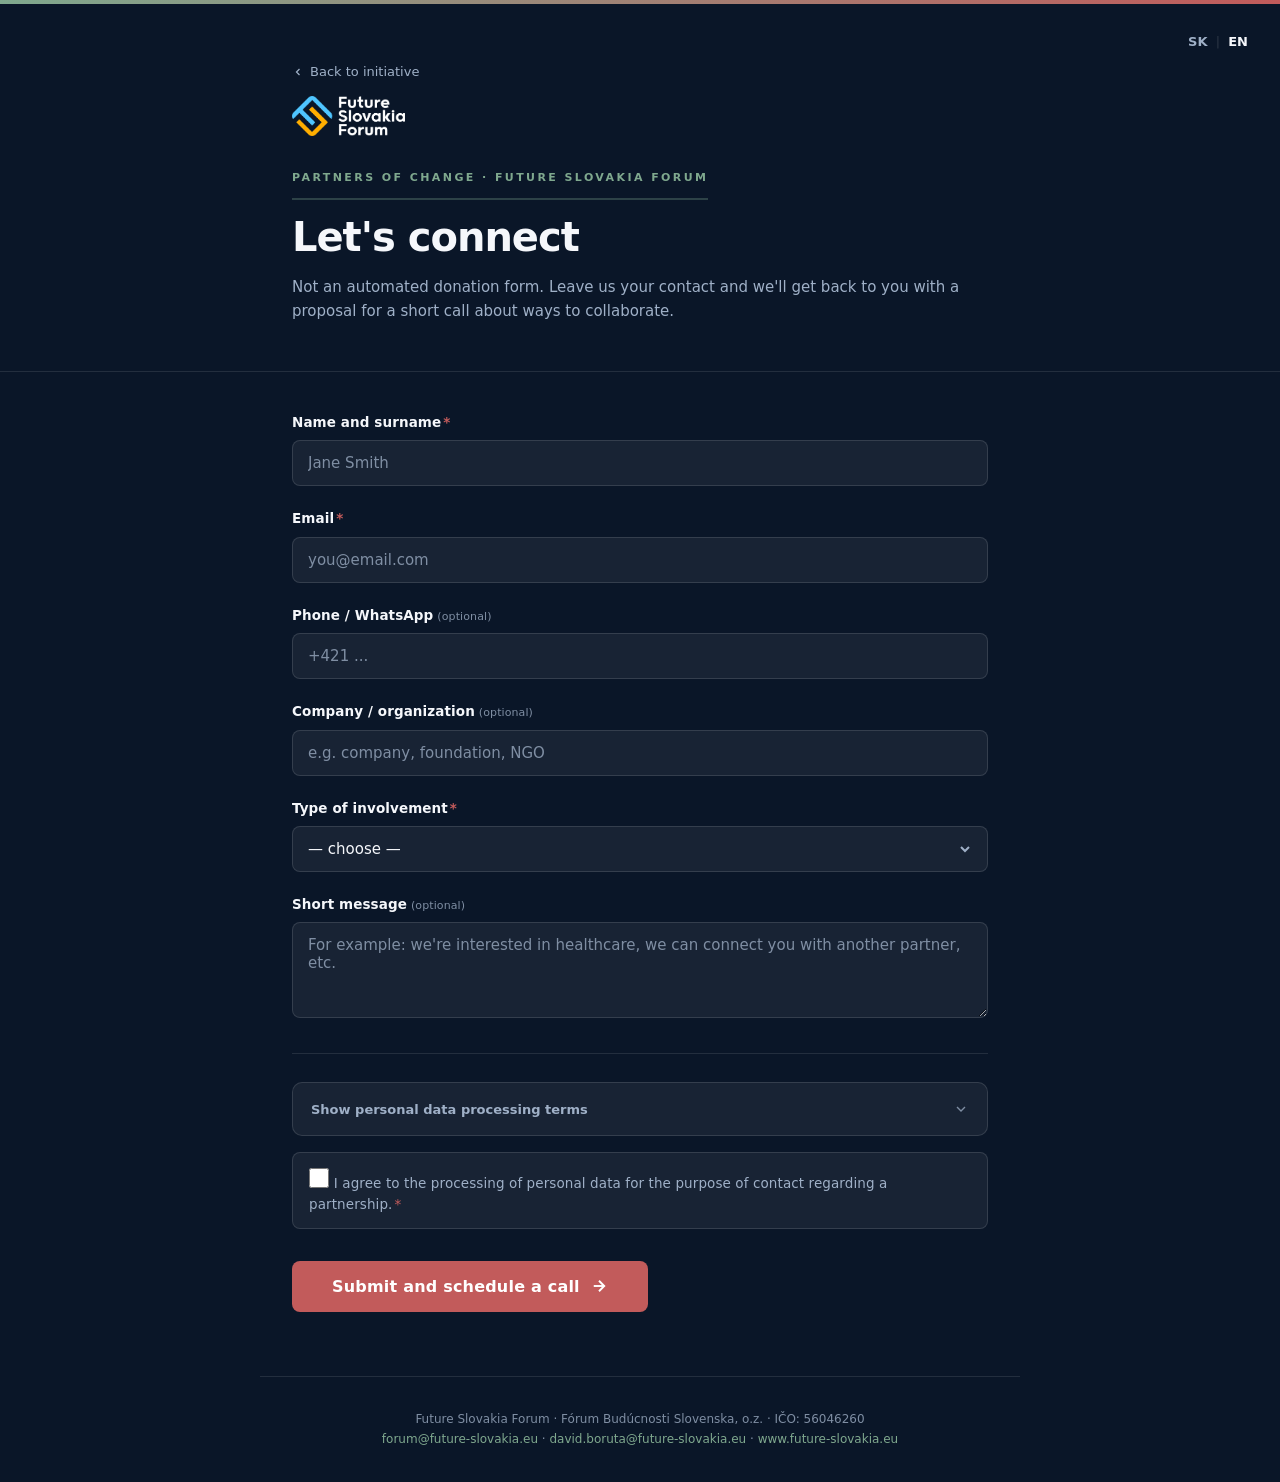
<file: partneri-zmeny/registracia-en.html>
<!DOCTYPE html>
<html lang="en">
<head>
<meta charset="UTF-8">
<meta name="viewport" content="width=device-width, initial-scale=1.0">
<title>Become a partner · Future Slovakia Forum</title>
<meta name="description" content="Contact form for partners of Future Slovakia Forum. After submitting, we will contact you personally to agree on a suitable form of collaboration.">
<meta name="robots" content="noindex, follow">
<meta property="og:title" content="Become a partner · Future Slovakia Forum">
<meta property="og:description" content="Contact form for partners of Future Slovakia Forum. After submitting, we will contact you personally to agree on a suitable form of collaboration.">
<meta property="og:type" content="website">
<meta property="og:url" content="https://healthy-future.sk/partneri-zmeny/registracia-en.html">
<meta property="og:image" content="https://healthy-future.sk/partneri-zmeny/og-image-en.png?v=20260518b">
<meta property="og:image:width" content="1200">
<meta property="og:image:height" content="630">
<meta property="og:locale" content="en_US">
<meta name="twitter:card" content="summary_large_image">
<link rel="canonical" href="https://healthy-future.sk/partneri-zmeny/registracia-en.html">
<link rel="icon" type="image/png" href="logo-fsf.png">
<meta name="referrer" content="strict-origin-when-cross-origin">
<meta http-equiv="Content-Security-Policy" content="default-src 'self'; script-src 'self' 'unsafe-inline'; style-src 'self' 'unsafe-inline' https://fonts.googleapis.com; font-src 'self' https://fonts.gstatic.com; img-src 'self' data: https://healthy-future.sk https://future-slovakia.eu; connect-src 'self' https://script.google.com https://script.googleusercontent.com; frame-ancestors 'none'; base-uri 'self'; form-action 'self';">
<link rel="preconnect" href="https://fonts.googleapis.com">
<link rel="preconnect" href="https://fonts.gstatic.com" crossorigin>
<link href="https://fonts.googleapis.com/css2?family=Inter+Tight:ital,wght@0,300;0,400;0,500;0,600;0,700;0,800;0,900&display=swap" rel="stylesheet">
<style>
  *{margin:0;padding:0;box-sizing:border-box}
  html{scroll-behavior:smooth}

  :root{
    --bg-primary:#0a1628;
    --bg-secondary:#10233b;
    --text-primary:#f5f7fb;
    --text-secondary:#9fb0c7;
    --text-muted:#7f8ea3;
    --accent:#c25b5b;
    --accent-hover:#a84a4a;
    --cyan:#7fa88e;
    --yellow:#f2b705;
    --border-soft:rgba(255,255,255,0.10);
    --card-bg:rgba(255,255,255,0.03);
    --input-bg:rgba(255,255,255,0.06);
    --input-border:rgba(255,255,255,0.12);
    --error:#e85454;
    --font:'Inter Tight',system-ui,sans-serif;
  }

  body{
    font-family:var(--font);
    background:var(--bg-primary);
    color:var(--text-primary);
    -webkit-font-smoothing:antialiased;
    -moz-osx-font-smoothing:grayscale;
    line-height:1.5;
  }

  a:focus-visible,button:focus-visible,input:focus-visible,select:focus-visible,textarea:focus-visible{
    outline:2px solid var(--accent);outline-offset:3px;border-radius:4px;
  }

  /* Language switcher — absolute top-right of .header */
  .lang-switcher{position:absolute;top:32px;right:32px;font-size:13px;font-weight:600;z-index:10;display:flex;gap:8px;align-items:center}
  .lang-switcher a{color:var(--text-secondary);text-decoration:none;transition:color 0.2s}
  .lang-switcher a:hover{color:var(--cyan)}
  .lang-switcher a.active{color:var(--text-primary);pointer-events:none}
  .lang-switcher .sep{color:var(--border-soft)}
  @media (max-width:640px){.lang-switcher{top:16px;right:20px}}

  /* ─── Header ─── */
  .header{
    position:relative;overflow:hidden;
    border-bottom:1px solid var(--border-soft);
  }
  .header::before{
    content:'';position:absolute;top:0;left:0;right:0;height:4px;
    background:linear-gradient(90deg,var(--cyan),var(--accent));z-index:3;
  }
  .header-inner{
    max-width:760px;margin:0 auto;padding:56px 32px 40px;
    position:relative;z-index:1;
  }
  .header-logo{height:40px;width:auto;margin-bottom:28px;display:block}
  .header-tag{
    font-size:11px;font-weight:700;letter-spacing:0.22em;text-transform:uppercase;
    color:var(--cyan);margin-bottom:16px;
    padding-bottom:12px;
    border-bottom:2px solid rgba(127,168,142,0.30);
    display:inline-block;
  }
  .header h1{
    font-size:clamp(28px,4vw,40px);
    font-weight:900;line-height:1.08;letter-spacing:-1px;
    margin-bottom:16px;
  }
  .header-sub{
    font-size:15px;font-weight:400;color:var(--text-secondary);
    line-height:1.6;margin-bottom:8px;
  }
  .header-note{
    margin-top:18px;padding:14px 18px;
    background:rgba(127,168,142,0.08);
    border:1px solid rgba(127,168,142,0.20);
    border-radius:10px;
    font-size:13.5px;color:var(--text-secondary);line-height:1.6;
  }
  .header-back{
    display:inline-flex;align-items:center;gap:6px;
    font-size:13px;color:var(--text-secondary);text-decoration:none;
    padding:6px 0;margin-bottom:8px;
  }
  .header-back:hover{color:var(--cyan)}
  .header-back svg{width:12px;height:12px;stroke:currentColor;fill:none;stroke-width:2.5}

  /* ─── Form ─── */
  .form-section{
    max-width:760px;margin:0 auto;padding:40px 32px 64px;
  }
  .section-block{
    margin-bottom:36px;
  }
  .section-block-head{
    font-size:11px;font-weight:700;letter-spacing:0.22em;text-transform:uppercase;
    color:var(--cyan);margin-bottom:20px;
    padding-bottom:10px;
    border-bottom:2px solid rgba(127,168,142,0.20);
    display:inline-block;
  }

  .field{margin-bottom:22px}
  .field-row{display:grid;grid-template-columns:1fr 1fr;gap:18px}
  .field label{
    display:block;font-size:13.5px;font-weight:600;
    color:var(--text-primary);margin-bottom:8px;
    letter-spacing:0.1px;
  }
  .field label .req{color:var(--accent);margin-left:2px}
  .field label .optional{color:var(--text-muted);font-weight:400;font-size:11px;margin-left:4px}

  input[type="text"],
  input[type="email"],
  input[type="tel"],
  select,
  textarea{
    width:100%;
    padding:13px 15px;
    background:var(--input-bg);
    border:1px solid var(--input-border);
    border-radius:8px;
    color:var(--text-primary);
    font-family:var(--font);
    font-size:15px;font-weight:400;
    transition:border-color 0.2s,background 0.2s;
    outline:none;
    -webkit-appearance:none;
  }
  input::placeholder,textarea::placeholder{color:var(--text-muted);font-weight:400}
  input:focus,select:focus,textarea:focus{
    border-color:var(--accent);
    background:rgba(255,255,255,0.08);
  }
  select{
    cursor:pointer;
    background-image:url("data:image/svg+xml,%3Csvg xmlns='http://www.w3.org/2000/svg' width='16' height='16' fill='none' stroke='%239fb0c7' stroke-width='2'%3E%3Cpath d='M4 6l4 4 4-4'/%3E%3C/svg%3E");
    background-repeat:no-repeat;
    background-position:right 14px center;
    padding-right:40px;
  }
  select option{background:var(--bg-secondary);color:var(--text-primary)}
  textarea{resize:vertical;min-height:96px}

  /* Radio group */
  .radio-group{display:flex;flex-direction:column;gap:8px}
  .radio-item{
    display:flex;align-items:center;gap:12px;
    cursor:pointer;
    padding:12px 14px;
    background:var(--input-bg);
    border:1px solid var(--input-border);
    border-radius:8px;
    transition:border-color 0.2s,background 0.2s;
  }
  .radio-item:hover{border-color:rgba(194,91,91,0.30);background:rgba(255,255,255,0.06)}
  .radio-item.checked{border-color:var(--accent);background:rgba(194,91,91,0.10)}
  .radio-item input[type="radio"]{
    width:18px;height:18px;flex-shrink:0;
    accent-color:var(--accent);cursor:pointer;
  }
  .radio-item span{font-size:14.5px;font-weight:500;color:var(--text-secondary)}
  .radio-item.checked span{color:var(--text-primary)}

  /* Checkboxes */
  .checkbox-group{display:flex;flex-direction:column;gap:8px}
  .checkbox-item{
    display:flex;align-items:center;gap:12px;
    cursor:pointer;
    padding:11px 14px;
    background:var(--input-bg);
    border:1px solid var(--input-border);
    border-radius:8px;
    transition:border-color 0.2s,background 0.2s;
  }
  .checkbox-item:hover{border-color:rgba(194,91,91,0.30);background:rgba(255,255,255,0.06)}
  .checkbox-item.checked{border-color:var(--accent);background:rgba(194,91,91,0.10)}
  .checkbox-item.disabled{opacity:0.45;cursor:not-allowed}
  .checkbox-item input[type="checkbox"]{
    width:18px;height:18px;flex-shrink:0;
    accent-color:var(--accent);cursor:pointer;
  }
  .checkbox-item span{font-size:14.5px;font-weight:400;color:var(--text-secondary)}
  .checkbox-item.checked span{color:var(--text-primary)}
  .checkbox-limit-note{
    font-size:12px;color:var(--text-muted);margin-top:8px;line-height:1.5;
  }

  /* Single checkbox (call, anonymized) */
  .single-check{
    display:flex;align-items:flex-start;gap:12px;
    cursor:pointer;
    padding:14px 16px;
    background:var(--input-bg);
    border:1px solid var(--input-border);
    border-radius:8px;
    transition:border-color 0.2s,background 0.2s;
  }
  .single-check:hover{border-color:rgba(127,168,142,0.30)}
  .single-check.checked{border-color:var(--cyan);background:rgba(127,168,142,0.08)}
  .single-check input[type="checkbox"]{
    width:20px;height:20px;flex-shrink:0;margin-top:1px;
    accent-color:var(--cyan);cursor:pointer;
  }
  .single-check span{font-size:14px;font-weight:500;color:var(--text-secondary);line-height:1.5}
  .single-check.checked span{color:var(--text-primary)}

  /* Divider */
  .form-divider{
    border:none;border-top:1px solid var(--border-soft);
    margin:28px 0;
  }

  /* GDPR */
  .gdpr-box{
    background:var(--input-bg);
    border:1px solid var(--input-border);
    border-radius:10px;
    padding:18px;
    margin-bottom:16px;
  }
  .gdpr-toggle{
    display:flex;align-items:center;justify-content:space-between;
    cursor:pointer;gap:12px;
    background:none;border:none;width:100%;text-align:left;color:inherit;padding:0;
    font-family:var(--font);
  }
  .gdpr-toggle span{font-size:13px;font-weight:600;color:var(--text-secondary)}
  .gdpr-toggle svg{width:16px;height:16px;stroke:var(--text-muted);fill:none;stroke-width:2;
    transition:transform 0.2s;flex-shrink:0}
  .gdpr-toggle.open svg{transform:rotate(180deg)}
  .gdpr-text{
    display:none;
    margin-top:14px;padding-top:14px;
    border-top:1px solid var(--border-soft);
    font-size:12.5px;font-weight:400;color:var(--text-muted);line-height:1.7;
  }
  .gdpr-text.show{display:block}
  .consent-item{
    display:flex;align-items:flex-start;gap:12px;
    cursor:pointer;
    padding:14px 16px;
    background:var(--input-bg);
    border:1px solid var(--input-border);
    border-radius:8px;
    transition:border-color 0.2s;
  }
  .consent-item:hover{border-color:rgba(194,91,91,0.30)}
  .consent-item.checked{border-color:var(--accent);background:rgba(194,91,91,0.10)}
  .consent-item input[type="checkbox"]{
    width:20px;height:20px;flex-shrink:0;margin-top:1px;
    accent-color:var(--accent);cursor:pointer;
  }
  .consent-item span{font-size:13.5px;font-weight:500;color:var(--text-secondary);line-height:1.5}
  .consent-item.checked span{color:var(--text-primary)}
  .field.invalid .consent-item{border-color:var(--error)}

  /* Note above form */
  .form-intro{
    padding:16px 18px;
    background:rgba(127,168,142,0.06);
    border:1px solid rgba(127,168,142,0.18);
    border-radius:10px;
    font-size:14px;color:var(--text-secondary);line-height:1.65;
    margin-bottom:32px;
  }

  /* Submit */
  .submit-group{
    display:flex;flex-direction:column;align-items:flex-start;gap:12px;
    margin-top:32px;
  }
  .btn-submit{
    display:inline-flex;align-items:center;gap:10px;
    padding:16px 40px;
    background:var(--accent);color:#fff;
    font-size:16px;font-weight:700;font-family:var(--font);
    border:none;border-radius:8px;cursor:pointer;
    transition:background 0.2s,transform 0.15s;
    letter-spacing:0.2px;
  }
  .btn-submit:hover{background:var(--accent-hover);transform:translateY(-1px)}
  .btn-submit:disabled{opacity:0.5;cursor:not-allowed;transform:none}
  .btn-submit svg{width:18px;height:18px;stroke:currentColor;fill:none;stroke-width:2.5}
  .submit-note{font-size:12px;color:var(--text-muted);font-weight:400}

  /* State panels */
  .state-panel{
    display:none;
    text-align:center;padding:80px 32px;
    max-width:760px;margin:0 auto;
  }
  .state-panel.show{display:block}
  .state-panel h2{font-size:28px;font-weight:800;margin-bottom:14px;color:var(--text-primary)}
  .state-panel p{font-size:16px;font-weight:400;color:var(--text-secondary);line-height:1.6;max-width:560px;margin:0 auto}
  .state-icon{
    width:64px;height:64px;border-radius:50%;
    display:flex;align-items:center;justify-content:center;
    margin:0 auto 24px;
  }
  .state-icon.ok{background:rgba(127,168,142,0.18)}
  .state-icon.err{background:rgba(232,84,84,0.14)}
  .state-icon svg{width:32px;height:32px;fill:none;stroke-width:2.5}
  .state-icon.ok svg{stroke:var(--cyan)}
  .state-icon.err svg{stroke:var(--error)}
  .state-actions{
    display:flex;flex-wrap:wrap;justify-content:center;gap:12px;margin-top:32px;
  }
  .state-btn{
    display:inline-flex;align-items:center;gap:8px;
    padding:12px 28px;border-radius:8px;text-decoration:none;
    font-size:14px;font-weight:600;font-family:var(--font);
    transition:background 0.2s,transform 0.15s;cursor:pointer;border:none;
  }
  .state-btn.primary{background:var(--accent);color:#fff}
  .state-btn.primary:hover{background:var(--accent-hover);transform:translateY(-1px)}
  .state-btn.secondary{
    background:rgba(127,168,142,0.12);color:var(--cyan);
    border:1px solid rgba(127,168,142,0.25);
  }
  .state-btn.secondary:hover{background:rgba(127,168,142,0.22)}

  /* Errors */
  .field-error{font-size:12px;color:var(--error);margin-top:6px;display:none}
  .field.invalid input,
  .field.invalid select,
  .field.invalid textarea{border-color:var(--error)}
  .field.invalid .field-error{display:block}
  .field.invalid .radio-group,
  .field.invalid .checkbox-group{outline:none}
  .field.invalid .radio-item{border-color:var(--error)}

  /* Footer */
  .form-footer{
    border-top:1px solid var(--border-soft);
    padding:32px;
    max-width:760px;margin:0 auto;
  }
  .form-footer p{
    font-size:12px;font-weight:400;color:var(--text-muted);line-height:1.7;
    text-align:center;
  }
  .form-footer a{color:var(--cyan);text-decoration:none}
  .form-footer a:hover{text-decoration:underline}

  @media(max-width:640px){
    .header-inner,.form-section,.form-footer{padding-left:20px;padding-right:20px}
    .field-row{grid-template-columns:1fr}
  }
</style>
</head>
<body>

<!-- ═══ HEADER ═══ -->
<header class="header">
  <div class="lang-switcher"><a href="registracia.html">SK</a><span class="sep">|</span><a href="registracia-en.html" class="active" aria-current="page">EN</a></div>
  <div class="header-inner">
    <a href="index-en.html" class="header-back">
      <svg viewBox="0 0 24 24"><polyline points="15 18 9 12 15 6"/></svg>
      Back to initiative
    </a>
    <img src="logo-fsf.png" alt="Future Slovakia Forum" class="header-logo" width="140" height="40">
    <div class="header-tag">Partners of change · Future Slovakia Forum</div>
    <h1>Let's connect</h1>
    <p class="header-sub">
      Not an automated donation form. Leave us your contact and we'll get back to you with a proposal for a short call about ways to collaborate.
    </p>
  </div>
</header>

<!-- ═══ FORM ═══ -->
<div class="form-section" id="formSection">
  <form id="regForm" novalidate>

    <div class="field">
      <label for="meno_priezvisko">Name and surname<span class="req">*</span></label>
      <input type="text" id="meno_priezvisko" name="meno_priezvisko" required placeholder="Jane Smith" autocomplete="name">
      <div class="field-error">Please enter your name and surname.</div>
    </div>

    <div class="field">
      <label for="email">Email<span class="req">*</span></label>
      <input type="email" id="email" name="email" required placeholder="you@email.com" autocomplete="email">
      <div class="field-error">Please enter a valid email address.</div>
    </div>

    <div class="field">
      <label for="mobil">Phone / WhatsApp<span class="optional">(optional)</span></label>
      <input type="tel" id="mobil" name="mobil" placeholder="+421 ..." autocomplete="tel">
    </div>

    <div class="field">
      <label for="organizacia">Company / organization<span class="optional">(optional)</span></label>
      <input type="text" id="organizacia" name="organizacia" placeholder="e.g. company, foundation, NGO" autocomplete="organization">
    </div>

    <div class="field" id="typField">
      <label for="typ_zapojenia">Type of involvement<span class="req">*</span></label>
      <select id="typ_zapojenia" name="typ_zapojenia" required>
        <option value="" disabled selected>— choose —</option>
        <option value="firma_csr">I want to support as a company / CSR</option>
        <option value="individualny_donor">I want to support as an individual</option>
        <option value="otvaram_dvere">I can connect you with another partner</option>
        <option value="nadacia_grant">I represent a foundation / grant program</option>
        <option value="rozhovor">I have a question / want a short call</option>
      </select>
      <div class="field-error">Please choose a type of involvement.</div>
    </div>

    <div class="field">
      <label for="sprava">Short message<span class="optional">(optional)</span></label>
      <textarea id="sprava" name="sprava" placeholder="For example: we're interested in healthcare, we can connect you with another partner, etc."></textarea>
    </div>

    <hr class="form-divider">

    <div class="field" id="gdprField">
      <div class="gdpr-box">
        <button type="button" class="gdpr-toggle" id="gdprToggle" aria-expanded="false">
          <span>Show personal data processing terms</span>
          <svg viewBox="0 0 24 24"><path d="M6 9l6 6 6-6"/></svg>
        </button>
        <div class="gdpr-text" id="gdprText">
          <p>I agree to the processing of the personal data provided for the purpose of contact regarding partnership with and support of <strong>Future Slovakia Forum</strong>, in accordance with EU Regulation 2016/679 (GDPR). The data is processed exclusively for these purposes, is not provided to third parties, and is retained only for the period necessary for evaluating and coordinating the partnership.</p>
          <p style="margin-top:8px">You can withdraw your consent at any time by email at <strong>forum@future-slovakia.eu</strong> or <strong>david.boruta@future-slovakia.eu</strong>.</p>
        </div>
      </div>
      <label class="consent-item" id="consentItem">
        <input type="checkbox" id="gdprConsent" name="gdpr" value="ano" required>
        <span>I agree to the processing of personal data for the purpose of contact regarding a partnership.<span class="req">*</span></span>
      </label>
      <div class="field-error">Consent to personal data processing is required to submit.</div>
    </div>

    <div class="submit-group">
      <button type="submit" class="btn-submit" id="submitBtn">
        Submit and schedule a call
        <svg viewBox="0 0 24 24"><line x1="5" y1="12" x2="19" y2="12"/><polyline points="12 5 19 12 12 19"/></svg>
      </button>
    </div>
  </form>
</div>

<!-- ═══ SUCCESS ═══ -->
<div class="state-panel" id="successMsg">
  <div class="state-icon ok">
    <svg viewBox="0 0 24 24"><polyline points="20 6 9 17 4 12"/></svg>
  </div>
  <h2>Thank you. We will contact you personally.</h2>
  <p>We have received your message. We'll get in touch to agree on a suitable form of collaboration.</p>
  <div class="state-actions">
    <a href="index-en.html" class="state-btn secondary">← Back to initiative</a>
    <a href="dashboard.html" class="state-btn secondary">View interest dashboard →</a>
  </div>
</div>

<!-- ═══ ERROR ═══ -->
<div class="state-panel" id="errorMsg">
  <div class="state-icon err">
    <svg viewBox="0 0 24 24"><circle cx="12" cy="12" r="10"/><line x1="12" y1="8" x2="12" y2="12"/><line x1="12" y1="16" x2="12.01" y2="16"/></svg>
  </div>
  <h2>Something went wrong.</h2>
  <p>Please try again or email us directly at <a href="mailto:david.boruta@future-slovakia.eu" style="color:var(--accent)">david.boruta@future-slovakia.eu</a>.</p>
  <div class="state-actions">
    <button type="button" class="state-btn primary" id="errorRetryBtn">Try again</button>
    <a href="index-en.html" class="state-btn secondary">← Back to initiative</a>
  </div>
</div>

<!-- ═══ FOOTER ═══ -->
<footer class="form-footer">
  <p>
    Future Slovakia Forum · Fórum Budúcnosti Slovenska, o.z. · IČO: 56046260<br>
    <a href="mailto:forum@future-slovakia.eu">forum@future-slovakia.eu</a> ·
    <a href="mailto:david.boruta@future-slovakia.eu">david.boruta@future-slovakia.eu</a> ·
    <a href="https://www.future-slovakia.eu" target="_blank" rel="noopener">www.future-slovakia.eu</a>
  </p>
</footer>

<script>
(function(){
  'use strict';

  // ═══════════════════════════════════════════════════════════════════
  //  GAS endpoint pre Partneri zmeny.
  //  Dávid: vlož URL deploymentu z GAS_PARTNERI_TEMPLATE.gs (krok 5 v README).
  // ═══════════════════════════════════════════════════════════════════
  const GAS_URL = 'https://script.google.com/macros/s/AKfycbzLlDKbFZB72J5zPY2UL7-WxaI0pJVdyI9EGqbfMaWyCgMaQUqNsJlLwzGc2APjo1j22w/exec';

  const formSection = document.getElementById('formSection');
  const successMsg = document.getElementById('successMsg');
  const errorMsg = document.getElementById('errorMsg');
  const form = document.getElementById('regForm');
  const submitBtn = document.getElementById('submitBtn');

  // Submit button HTML — kept as single source of truth so retry / dedupe
  // paths don't drift visually from the initial render.
  const SUBMIT_HTML = 'Submit and schedule a call '
    + '<svg viewBox="0 0 24 24"><line x1="5" y1="12" x2="19" y2="12"/>'
    + '<polyline points="12 5 19 12 12 19"/></svg>';

  function showOnly(el){
    [formSection, successMsg, errorMsg].forEach(function(n){
      if (n === el) n.classList.add('show'); else n.classList.remove('show');
    });
    formSection.style.display = (el === formSection) ? '' : 'none';
    window.scrollTo({ top: 0, behavior: 'smooth' });
  }

  function resetSubmit(){
    submitBtn.disabled = false;
    submitBtn.innerHTML = SUBMIT_HTML;
  }

  // ── Clear invalid state on user input ─────────────────────────────
  document.getElementById('typ_zapojenia').addEventListener('change', function(){
    document.getElementById('typField').classList.remove('invalid');
  });

  // ── GDPR ──────────────────────────────────────────────────────────
  document.getElementById('gdprToggle').addEventListener('click', function(){
    const text = document.getElementById('gdprText');
    const toggle = document.getElementById('gdprToggle');
    const isOpen = text.classList.toggle('show');
    toggle.classList.toggle('open', isOpen);
    toggle.setAttribute('aria-expanded', isOpen ? 'true' : 'false');
    toggle.querySelector('span').textContent = isOpen
      ? 'Hide personal data processing terms'
      : 'Show personal data processing terms';
  });
  document.getElementById('gdprConsent').addEventListener('change', function(){
    document.getElementById('consentItem').classList.toggle('checked', this.checked);
    if (this.checked) document.getElementById('gdprField').classList.remove('invalid');
  });

  // ── Retry ─────────────────────────────────────────────────────────
  document.getElementById('errorRetryBtn').addEventListener('click', function(){
    showOnly(formSection);
    resetSubmit();
  });

  /**
   * Split a full name into first / last on the LAST whitespace.
   * "Anna Mária Nováková" → meno="Anna Mária", priezvisko="Nováková".
   * Single-word input duplicates into both fields so GAS validation
   * (which requires both) doesn't reject the submit.
   */
  function splitName(full){
    const parts = full.trim().split(/\s+/);
    if (parts.length >= 2) {
      return { meno: parts.slice(0, -1).join(' '), priezvisko: parts[parts.length - 1] };
    }
    return { meno: parts[0] || '', priezvisko: parts[0] || '' };
  }

  // ── Submit ────────────────────────────────────────────────────────
  form.addEventListener('submit', async function(e){
    e.preventDefault();
    form.querySelectorAll('.field').forEach(function(f){ f.classList.remove('invalid'); });

    const nameEl = document.getElementById('meno_priezvisko');
    const email = document.getElementById('email');
    const mobil = document.getElementById('mobil');
    const organizacia = document.getElementById('organizacia');
    const typ = document.getElementById('typ_zapojenia');
    const sprava = document.getElementById('sprava');
    const gdpr = document.getElementById('gdprConsent');

    let valid = true;
    if (!nameEl.value.trim()) {
      nameEl.closest('.field').classList.add('invalid'); valid = false;
    }
    if (!email.value || !/^[^\s@]+@[^\s@]+\.[^\s@]+$/.test(email.value)) {
      email.closest('.field').classList.add('invalid'); valid = false;
    }
    if (!typ.value) {
      document.getElementById('typField').classList.add('invalid'); valid = false;
    }
    if (!gdpr.checked) {
      document.getElementById('gdprField').classList.add('invalid'); valid = false;
    }
    if (!valid) {
      const firstErr = form.querySelector('.field.invalid');
      if (firstErr) firstErr.scrollIntoView({ behavior: 'smooth', block: 'center' });
      return;
    }

    const name = splitName(nameEl.value);

    // Payload keeps the existing GAS field names so the unchanged backend
    // (Sheet schema, duplicate guard, notification emails) keeps working.
    // Removed-from-UI fields are sent empty so existing columns stay clean.
    const payload = {
      meno: name.meno,
      priezvisko: name.priezvisko,
      email: email.value.trim(),
      mobil: mobil.value.trim(),
      organizacia: organizacia.value.trim(),
      mesto_krajina: '',
      typ_partnerstva: typ.value,
      forma_podpory: '',
      financne_pasmo: '',
      support_items: [],
      preferred_vertical: '',
      wants_call: false,
      public_note_allowed: false,
      sprava: sprava.value.trim(),
      gdpr: !!gdpr.checked,
      user_agent: (navigator.userAgent || '').slice(0, 200)
    };

    submitBtn.disabled = true;
    submitBtn.innerHTML = 'Sending...';

    try {
      const res = await fetch(GAS_URL, {
        method: 'POST',
        headers: { 'Content-Type': 'text/plain;charset=utf-8' },
        body: JSON.stringify(payload)
      });
      let data = null;
      try { data = await res.json(); } catch (err) { /* non-JSON response — fall through */ }

      if (data && data.error === 'already_registered') {
        alert('An inquiry for this email is already registered. If this is a mistake or you want to send additional info, email us at david.boruta@future-slovakia.eu.');
        resetSubmit();
        return;
      }
      if (data && data.ok) {
        showOnly(successMsg);
        return;
      }
      showOnly(errorMsg);
    } catch (err) {
      showOnly(errorMsg);
    }
  });
})();
</script>

</body>
</html>
</file>
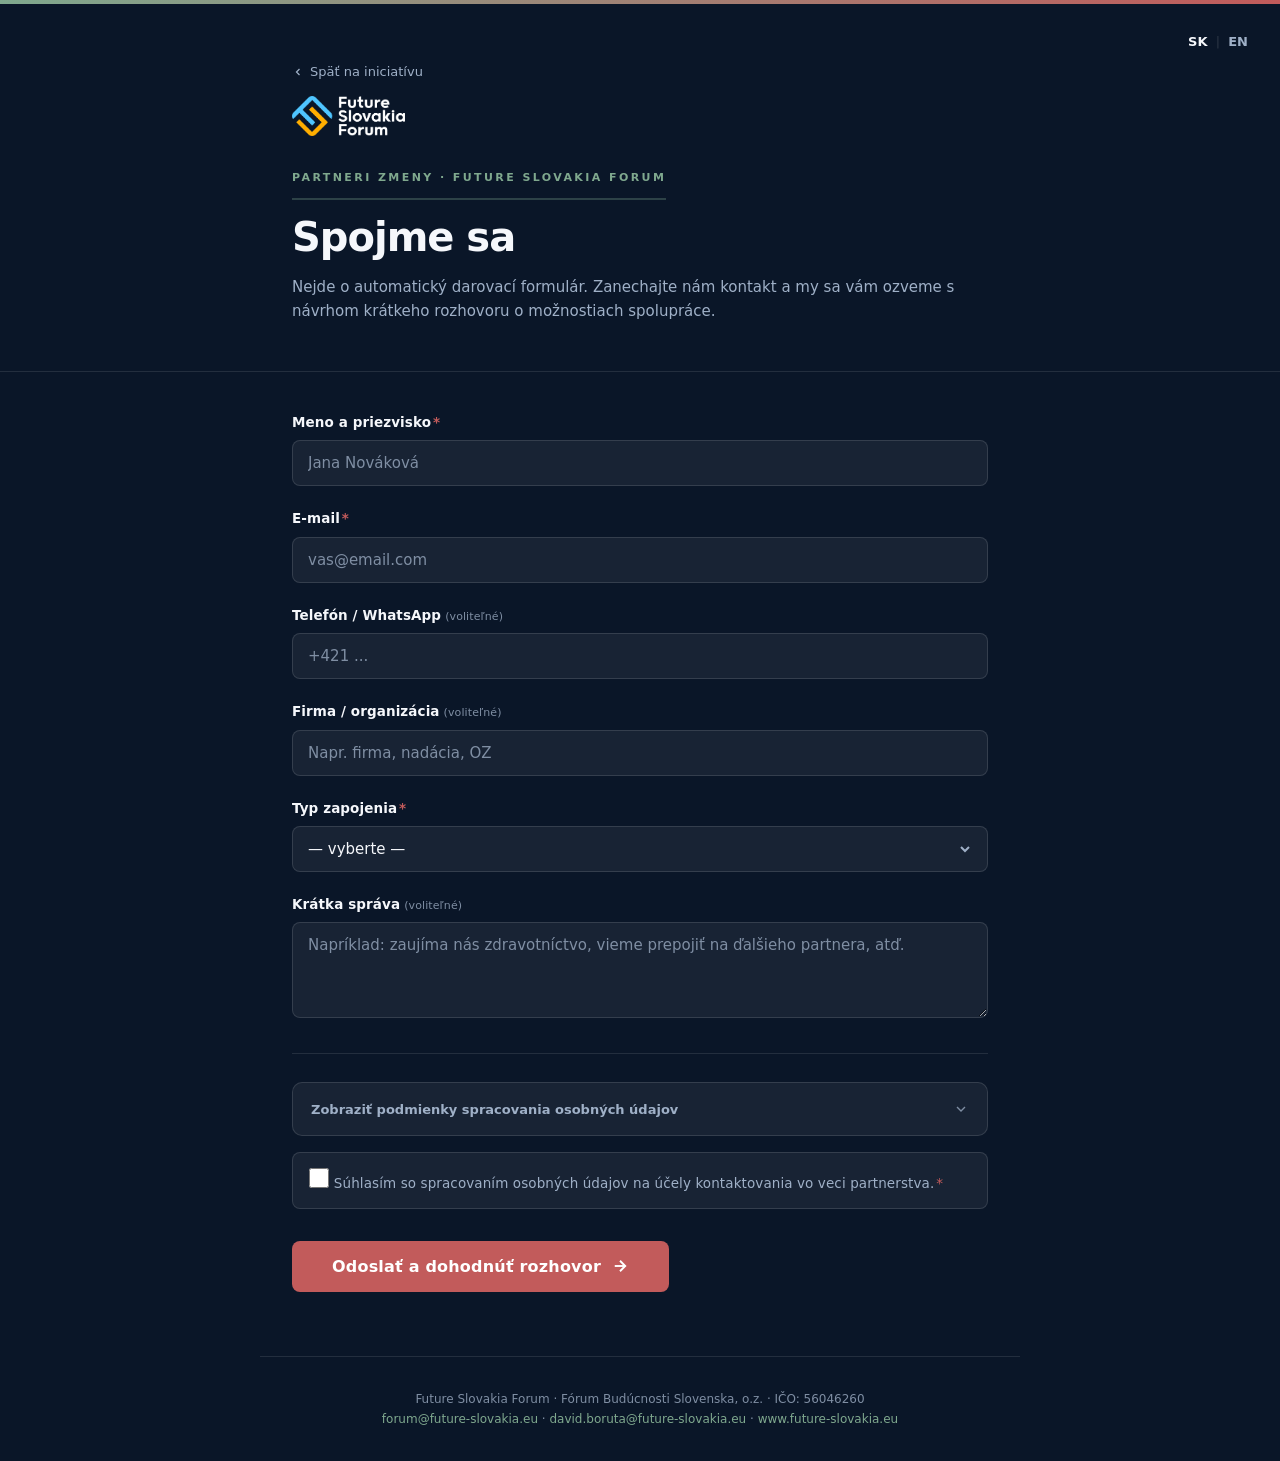
<file: partneri-zmeny/registracia.html>
<!DOCTYPE html>
<html lang="sk">
<head>
<meta charset="UTF-8">
<meta name="viewport" content="width=device-width, initial-scale=1.0">
<title>Stať sa partnerom · Future Slovakia Forum</title>
<meta name="description" content="Kontaktný formulár pre partnerov Future Slovakia Forum. Po vyplnení sa vám ozveme osobne a dohodneme vhodnú formu spolupráce.">
<meta name="robots" content="noindex, follow">
<meta property="og:title" content="Stať sa partnerom · Future Slovakia Forum">
<meta property="og:description" content="Kontaktný formulár pre partnerov Future Slovakia Forum. Po vyplnení sa vám ozveme osobne a dohodneme vhodnú formu spolupráce.">
<meta property="og:type" content="website">
<meta property="og:url" content="https://healthy-future.sk/partneri-zmeny/registracia.html">
<meta property="og:image" content="https://healthy-future.sk/partneri-zmeny/og-image.png?v=20260518b">
<meta property="og:image:width" content="1200">
<meta property="og:image:height" content="630">
<meta property="og:locale" content="sk_SK">
<meta name="twitter:card" content="summary_large_image">
<link rel="canonical" href="https://healthy-future.sk/partneri-zmeny/registracia.html">
<link rel="icon" type="image/png" href="logo-fsf.png">
<meta name="referrer" content="strict-origin-when-cross-origin">
<meta http-equiv="Content-Security-Policy" content="default-src 'self'; script-src 'self' 'unsafe-inline'; style-src 'self' 'unsafe-inline' https://fonts.googleapis.com; font-src 'self' https://fonts.gstatic.com; img-src 'self' data: https://healthy-future.sk https://future-slovakia.eu; connect-src 'self' https://script.google.com https://script.googleusercontent.com; frame-ancestors 'none'; base-uri 'self'; form-action 'self';">
<link rel="preconnect" href="https://fonts.googleapis.com">
<link rel="preconnect" href="https://fonts.gstatic.com" crossorigin>
<link href="https://fonts.googleapis.com/css2?family=Inter+Tight:ital,wght@0,300;0,400;0,500;0,600;0,700;0,800;0,900&display=swap" rel="stylesheet">
<style>
  *{margin:0;padding:0;box-sizing:border-box}
  html{scroll-behavior:smooth}

  :root{
    --bg-primary:#0a1628;
    --bg-secondary:#10233b;
    --text-primary:#f5f7fb;
    --text-secondary:#9fb0c7;
    --text-muted:#7f8ea3;
    --accent:#c25b5b;
    --accent-hover:#a84a4a;
    --cyan:#7fa88e;
    --yellow:#f2b705;
    --border-soft:rgba(255,255,255,0.10);
    --card-bg:rgba(255,255,255,0.03);
    --input-bg:rgba(255,255,255,0.06);
    --input-border:rgba(255,255,255,0.12);
    --error:#e85454;
    --font:'Inter Tight',system-ui,sans-serif;
  }

  body{
    font-family:var(--font);
    background:var(--bg-primary);
    color:var(--text-primary);
    -webkit-font-smoothing:antialiased;
    -moz-osx-font-smoothing:grayscale;
    line-height:1.5;
  }

  a:focus-visible,button:focus-visible,input:focus-visible,select:focus-visible,textarea:focus-visible{
    outline:2px solid var(--accent);outline-offset:3px;border-radius:4px;
  }

  /* Language switcher — absolute top-right of .header */
  .lang-switcher{position:absolute;top:32px;right:32px;font-size:13px;font-weight:600;z-index:10;display:flex;gap:8px;align-items:center}
  .lang-switcher a{color:var(--text-secondary);text-decoration:none;transition:color 0.2s}
  .lang-switcher a:hover{color:var(--cyan)}
  .lang-switcher a.active{color:var(--text-primary);pointer-events:none}
  .lang-switcher .sep{color:var(--border-soft)}
  @media (max-width:640px){.lang-switcher{top:16px;right:20px}}

  /* ─── Header ─── */
  .header{
    position:relative;overflow:hidden;
    border-bottom:1px solid var(--border-soft);
  }
  .header::before{
    content:'';position:absolute;top:0;left:0;right:0;height:4px;
    background:linear-gradient(90deg,var(--cyan),var(--accent));z-index:3;
  }
  .header-inner{
    max-width:760px;margin:0 auto;padding:56px 32px 40px;
    position:relative;z-index:1;
  }
  .header-logo{height:40px;width:auto;margin-bottom:28px;display:block}
  .header-tag{
    font-size:11px;font-weight:700;letter-spacing:0.22em;text-transform:uppercase;
    color:var(--cyan);margin-bottom:16px;
    padding-bottom:12px;
    border-bottom:2px solid rgba(127,168,142,0.30);
    display:inline-block;
  }
  .header h1{
    font-size:clamp(28px,4vw,40px);
    font-weight:900;line-height:1.08;letter-spacing:-1px;
    margin-bottom:16px;
  }
  .header-sub{
    font-size:15px;font-weight:400;color:var(--text-secondary);
    line-height:1.6;margin-bottom:8px;
  }
  .header-note{
    margin-top:18px;padding:14px 18px;
    background:rgba(127,168,142,0.08);
    border:1px solid rgba(127,168,142,0.20);
    border-radius:10px;
    font-size:13.5px;color:var(--text-secondary);line-height:1.6;
  }
  .header-back{
    display:inline-flex;align-items:center;gap:6px;
    font-size:13px;color:var(--text-secondary);text-decoration:none;
    padding:6px 0;margin-bottom:8px;
  }
  .header-back:hover{color:var(--cyan)}
  .header-back svg{width:12px;height:12px;stroke:currentColor;fill:none;stroke-width:2.5}

  /* ─── Form ─── */
  .form-section{
    max-width:760px;margin:0 auto;padding:40px 32px 64px;
  }
  .section-block{
    margin-bottom:36px;
  }
  .section-block-head{
    font-size:11px;font-weight:700;letter-spacing:0.22em;text-transform:uppercase;
    color:var(--cyan);margin-bottom:20px;
    padding-bottom:10px;
    border-bottom:2px solid rgba(127,168,142,0.20);
    display:inline-block;
  }

  .field{margin-bottom:22px}
  .field-row{display:grid;grid-template-columns:1fr 1fr;gap:18px}
  .field label{
    display:block;font-size:13.5px;font-weight:600;
    color:var(--text-primary);margin-bottom:8px;
    letter-spacing:0.1px;
  }
  .field label .req{color:var(--accent);margin-left:2px}
  .field label .optional{color:var(--text-muted);font-weight:400;font-size:11px;margin-left:4px}

  input[type="text"],
  input[type="email"],
  input[type="tel"],
  select,
  textarea{
    width:100%;
    padding:13px 15px;
    background:var(--input-bg);
    border:1px solid var(--input-border);
    border-radius:8px;
    color:var(--text-primary);
    font-family:var(--font);
    font-size:15px;font-weight:400;
    transition:border-color 0.2s,background 0.2s;
    outline:none;
    -webkit-appearance:none;
  }
  input::placeholder,textarea::placeholder{color:var(--text-muted);font-weight:400}
  input:focus,select:focus,textarea:focus{
    border-color:var(--accent);
    background:rgba(255,255,255,0.08);
  }
  select{
    cursor:pointer;
    background-image:url("data:image/svg+xml,%3Csvg xmlns='http://www.w3.org/2000/svg' width='16' height='16' fill='none' stroke='%239fb0c7' stroke-width='2'%3E%3Cpath d='M4 6l4 4 4-4'/%3E%3C/svg%3E");
    background-repeat:no-repeat;
    background-position:right 14px center;
    padding-right:40px;
  }
  select option{background:var(--bg-secondary);color:var(--text-primary)}
  textarea{resize:vertical;min-height:96px}

  /* Radio group */
  .radio-group{display:flex;flex-direction:column;gap:8px}
  .radio-item{
    display:flex;align-items:center;gap:12px;
    cursor:pointer;
    padding:12px 14px;
    background:var(--input-bg);
    border:1px solid var(--input-border);
    border-radius:8px;
    transition:border-color 0.2s,background 0.2s;
  }
  .radio-item:hover{border-color:rgba(194,91,91,0.30);background:rgba(255,255,255,0.06)}
  .radio-item.checked{border-color:var(--accent);background:rgba(194,91,91,0.10)}
  .radio-item input[type="radio"]{
    width:18px;height:18px;flex-shrink:0;
    accent-color:var(--accent);cursor:pointer;
  }
  .radio-item span{font-size:14.5px;font-weight:500;color:var(--text-secondary)}
  .radio-item.checked span{color:var(--text-primary)}

  /* Checkboxes */
  .checkbox-group{display:flex;flex-direction:column;gap:8px}
  .checkbox-item{
    display:flex;align-items:center;gap:12px;
    cursor:pointer;
    padding:11px 14px;
    background:var(--input-bg);
    border:1px solid var(--input-border);
    border-radius:8px;
    transition:border-color 0.2s,background 0.2s;
  }
  .checkbox-item:hover{border-color:rgba(194,91,91,0.30);background:rgba(255,255,255,0.06)}
  .checkbox-item.checked{border-color:var(--accent);background:rgba(194,91,91,0.10)}
  .checkbox-item.disabled{opacity:0.45;cursor:not-allowed}
  .checkbox-item input[type="checkbox"]{
    width:18px;height:18px;flex-shrink:0;
    accent-color:var(--accent);cursor:pointer;
  }
  .checkbox-item span{font-size:14.5px;font-weight:400;color:var(--text-secondary)}
  .checkbox-item.checked span{color:var(--text-primary)}
  .checkbox-limit-note{
    font-size:12px;color:var(--text-muted);margin-top:8px;line-height:1.5;
  }

  /* Single checkbox (call, anonymized) */
  .single-check{
    display:flex;align-items:flex-start;gap:12px;
    cursor:pointer;
    padding:14px 16px;
    background:var(--input-bg);
    border:1px solid var(--input-border);
    border-radius:8px;
    transition:border-color 0.2s,background 0.2s;
  }
  .single-check:hover{border-color:rgba(127,168,142,0.30)}
  .single-check.checked{border-color:var(--cyan);background:rgba(127,168,142,0.08)}
  .single-check input[type="checkbox"]{
    width:20px;height:20px;flex-shrink:0;margin-top:1px;
    accent-color:var(--cyan);cursor:pointer;
  }
  .single-check span{font-size:14px;font-weight:500;color:var(--text-secondary);line-height:1.5}
  .single-check.checked span{color:var(--text-primary)}

  /* Divider */
  .form-divider{
    border:none;border-top:1px solid var(--border-soft);
    margin:28px 0;
  }

  /* GDPR */
  .gdpr-box{
    background:var(--input-bg);
    border:1px solid var(--input-border);
    border-radius:10px;
    padding:18px;
    margin-bottom:16px;
  }
  .gdpr-toggle{
    display:flex;align-items:center;justify-content:space-between;
    cursor:pointer;gap:12px;
    background:none;border:none;width:100%;text-align:left;color:inherit;padding:0;
    font-family:var(--font);
  }
  .gdpr-toggle span{font-size:13px;font-weight:600;color:var(--text-secondary)}
  .gdpr-toggle svg{width:16px;height:16px;stroke:var(--text-muted);fill:none;stroke-width:2;
    transition:transform 0.2s;flex-shrink:0}
  .gdpr-toggle.open svg{transform:rotate(180deg)}
  .gdpr-text{
    display:none;
    margin-top:14px;padding-top:14px;
    border-top:1px solid var(--border-soft);
    font-size:12.5px;font-weight:400;color:var(--text-muted);line-height:1.7;
  }
  .gdpr-text.show{display:block}
  .consent-item{
    display:flex;align-items:flex-start;gap:12px;
    cursor:pointer;
    padding:14px 16px;
    background:var(--input-bg);
    border:1px solid var(--input-border);
    border-radius:8px;
    transition:border-color 0.2s;
  }
  .consent-item:hover{border-color:rgba(194,91,91,0.30)}
  .consent-item.checked{border-color:var(--accent);background:rgba(194,91,91,0.10)}
  .consent-item input[type="checkbox"]{
    width:20px;height:20px;flex-shrink:0;margin-top:1px;
    accent-color:var(--accent);cursor:pointer;
  }
  .consent-item span{font-size:13.5px;font-weight:500;color:var(--text-secondary);line-height:1.5}
  .consent-item.checked span{color:var(--text-primary)}
  .field.invalid .consent-item{border-color:var(--error)}

  /* Note above form */
  .form-intro{
    padding:16px 18px;
    background:rgba(127,168,142,0.06);
    border:1px solid rgba(127,168,142,0.18);
    border-radius:10px;
    font-size:14px;color:var(--text-secondary);line-height:1.65;
    margin-bottom:32px;
  }

  /* Submit */
  .submit-group{
    display:flex;flex-direction:column;align-items:flex-start;gap:12px;
    margin-top:32px;
  }
  .btn-submit{
    display:inline-flex;align-items:center;gap:10px;
    padding:16px 40px;
    background:var(--accent);color:#fff;
    font-size:16px;font-weight:700;font-family:var(--font);
    border:none;border-radius:8px;cursor:pointer;
    transition:background 0.2s,transform 0.15s;
    letter-spacing:0.2px;
  }
  .btn-submit:hover{background:var(--accent-hover);transform:translateY(-1px)}
  .btn-submit:disabled{opacity:0.5;cursor:not-allowed;transform:none}
  .btn-submit svg{width:18px;height:18px;stroke:currentColor;fill:none;stroke-width:2.5}
  .submit-note{font-size:12px;color:var(--text-muted);font-weight:400}

  /* State panels */
  .state-panel{
    display:none;
    text-align:center;padding:80px 32px;
    max-width:760px;margin:0 auto;
  }
  .state-panel.show{display:block}
  .state-panel h2{font-size:28px;font-weight:800;margin-bottom:14px;color:var(--text-primary)}
  .state-panel p{font-size:16px;font-weight:400;color:var(--text-secondary);line-height:1.6;max-width:560px;margin:0 auto}
  .state-icon{
    width:64px;height:64px;border-radius:50%;
    display:flex;align-items:center;justify-content:center;
    margin:0 auto 24px;
  }
  .state-icon.ok{background:rgba(127,168,142,0.18)}
  .state-icon.err{background:rgba(232,84,84,0.14)}
  .state-icon svg{width:32px;height:32px;fill:none;stroke-width:2.5}
  .state-icon.ok svg{stroke:var(--cyan)}
  .state-icon.err svg{stroke:var(--error)}
  .state-actions{
    display:flex;flex-wrap:wrap;justify-content:center;gap:12px;margin-top:32px;
  }
  .state-btn{
    display:inline-flex;align-items:center;gap:8px;
    padding:12px 28px;border-radius:8px;text-decoration:none;
    font-size:14px;font-weight:600;font-family:var(--font);
    transition:background 0.2s,transform 0.15s;cursor:pointer;border:none;
  }
  .state-btn.primary{background:var(--accent);color:#fff}
  .state-btn.primary:hover{background:var(--accent-hover);transform:translateY(-1px)}
  .state-btn.secondary{
    background:rgba(127,168,142,0.12);color:var(--cyan);
    border:1px solid rgba(127,168,142,0.25);
  }
  .state-btn.secondary:hover{background:rgba(127,168,142,0.22)}

  /* Errors */
  .field-error{font-size:12px;color:var(--error);margin-top:6px;display:none}
  .field.invalid input,
  .field.invalid select,
  .field.invalid textarea{border-color:var(--error)}
  .field.invalid .field-error{display:block}
  .field.invalid .radio-group,
  .field.invalid .checkbox-group{outline:none}
  .field.invalid .radio-item{border-color:var(--error)}

  /* Footer */
  .form-footer{
    border-top:1px solid var(--border-soft);
    padding:32px;
    max-width:760px;margin:0 auto;
  }
  .form-footer p{
    font-size:12px;font-weight:400;color:var(--text-muted);line-height:1.7;
    text-align:center;
  }
  .form-footer a{color:var(--cyan);text-decoration:none}
  .form-footer a:hover{text-decoration:underline}

  @media(max-width:640px){
    .header-inner,.form-section,.form-footer{padding-left:20px;padding-right:20px}
    .field-row{grid-template-columns:1fr}
  }
</style>
</head>
<body>

<!-- ═══ HEADER ═══ -->
<header class="header">
  <div class="lang-switcher"><a href="registracia.html" class="active" aria-current="page">SK</a><span class="sep">|</span><a href="registracia-en.html">EN</a></div>
  <div class="header-inner">
    <a href="index.html" class="header-back">
      <svg viewBox="0 0 24 24"><polyline points="15 18 9 12 15 6"/></svg>
      Späť na iniciatívu
    </a>
    <img src="logo-fsf.png" alt="Future Slovakia Forum" class="header-logo" width="140" height="40">
    <div class="header-tag">Partneri zmeny · Future Slovakia Forum</div>
    <h1>Spojme sa</h1>
    <p class="header-sub">
      Nejde o automatický darovací formulár. Zanechajte nám kontakt a my sa vám ozveme s návrhom krátkeho rozhovoru o možnostiach spolupráce.
    </p>
  </div>
</header>

<!-- ═══ FORM ═══ -->
<div class="form-section" id="formSection">
  <form id="regForm" novalidate>

    <div class="field">
      <label for="meno_priezvisko">Meno a priezvisko<span class="req">*</span></label>
      <input type="text" id="meno_priezvisko" name="meno_priezvisko" required placeholder="Jana Nováková" autocomplete="name">
      <div class="field-error">Zadajte meno a priezvisko.</div>
    </div>

    <div class="field">
      <label for="email">E-mail<span class="req">*</span></label>
      <input type="email" id="email" name="email" required placeholder="vas@email.com" autocomplete="email">
      <div class="field-error">Zadajte platnú e-mailovú adresu.</div>
    </div>

    <div class="field">
      <label for="mobil">Telefón / WhatsApp<span class="optional">(voliteľné)</span></label>
      <input type="tel" id="mobil" name="mobil" placeholder="+421 ..." autocomplete="tel">
    </div>

    <div class="field">
      <label for="organizacia">Firma / organizácia<span class="optional">(voliteľné)</span></label>
      <input type="text" id="organizacia" name="organizacia" placeholder="Napr. firma, nadácia, OZ" autocomplete="organization">
    </div>

    <div class="field" id="typField">
      <label for="typ_zapojenia">Typ zapojenia<span class="req">*</span></label>
      <select id="typ_zapojenia" name="typ_zapojenia" required>
        <option value="" disabled selected>— vyberte —</option>
        <option value="firma_csr">Chcem podporiť ako firma / CSR</option>
        <option value="individualny_donor">Chcem podporiť ako jednotlivec</option>
        <option value="otvaram_dvere">Viem vás prepojiť na ďalšieho partnera</option>
        <option value="nadacia_grant">Zastupujem nadáciu / grantový program</option>
        <option value="rozhovor">Mám otázku / chcem krátky rozhovor</option>
      </select>
      <div class="field-error">Vyberte typ zapojenia.</div>
    </div>

    <div class="field">
      <label for="sprava">Krátka správa<span class="optional">(voliteľné)</span></label>
      <textarea id="sprava" name="sprava" placeholder="Napríklad: zaujíma nás zdravotníctvo, vieme prepojiť na ďalšieho partnera, atď."></textarea>
    </div>

    <hr class="form-divider">

    <div class="field" id="gdprField">
      <div class="gdpr-box">
        <button type="button" class="gdpr-toggle" id="gdprToggle" aria-expanded="false">
          <span>Zobraziť podmienky spracovania osobných údajov</span>
          <svg viewBox="0 0 24 24"><path d="M6 9l6 6 6-6"/></svg>
        </button>
        <div class="gdpr-text" id="gdprText">
          <p>Súhlasím so spracovaním uvedených osobných údajov pre účely kontaktovania vo veci partnerstva a podpory <strong>Future Slovakia Forum</strong>, v súlade s Nariadením EÚ 2016/679 (GDPR). Údaje sú spracované výlučne pre tieto účely, neposkytujú sa tretím stranám a uchovávame ich len po dobu nevyhnutnú na vyhodnotenie a koordináciu partnerstva.</p>
          <p style="margin-top:8px">Súhlas môžete kedykoľvek odvolať na e-mailovej adrese <strong>forum@future-slovakia.eu</strong> alebo <strong>david.boruta@future-slovakia.eu</strong>.</p>
        </div>
      </div>
      <label class="consent-item" id="consentItem">
        <input type="checkbox" id="gdprConsent" name="gdpr" value="ano" required>
        <span>Súhlasím so spracovaním osobných údajov na účely kontaktovania vo veci partnerstva.<span class="req">*</span></span>
      </label>
      <div class="field-error">Pre odoslanie je potrebný súhlas so spracovaním osobných údajov.</div>
    </div>

    <div class="submit-group">
      <button type="submit" class="btn-submit" id="submitBtn">
        Odoslať a dohodnúť rozhovor
        <svg viewBox="0 0 24 24"><line x1="5" y1="12" x2="19" y2="12"/><polyline points="12 5 19 12 12 19"/></svg>
      </button>
    </div>
  </form>
</div>

<!-- ═══ SUCCESS ═══ -->
<div class="state-panel" id="successMsg">
  <div class="state-icon ok">
    <svg viewBox="0 0 24 24"><polyline points="20 6 9 17 4 12"/></svg>
  </div>
  <h2>Ďakujeme. Ozveme sa vám osobne.</h2>
  <p>Vašu správu sme prijali. Ozveme sa vám, aby sme dohodli vhodnú formu spolupráce.</p>
  <div class="state-actions">
    <a href="index.html" class="state-btn secondary">← Späť na iniciatívu</a>
    <a href="dashboard.html" class="state-btn secondary">Pozrieť dashboard záujmu →</a>
  </div>
</div>

<!-- ═══ ERROR ═══ -->
<div class="state-panel" id="errorMsg">
  <div class="state-icon err">
    <svg viewBox="0 0 24 24"><circle cx="12" cy="12" r="10"/><line x1="12" y1="8" x2="12" y2="12"/><line x1="12" y1="16" x2="12.01" y2="16"/></svg>
  </div>
  <h2>Niečo sa pokazilo.</h2>
  <p>Skúste to prosím znova alebo napíšte priamo na <a href="mailto:david.boruta@future-slovakia.eu" style="color:var(--accent)">david.boruta@future-slovakia.eu</a>.</p>
  <div class="state-actions">
    <button type="button" class="state-btn primary" id="errorRetryBtn">Skúsiť znova</button>
    <a href="index.html" class="state-btn secondary">← Späť na iniciatívu</a>
  </div>
</div>

<!-- ═══ FOOTER ═══ -->
<footer class="form-footer">
  <p>
    Future Slovakia Forum · Fórum Budúcnosti Slovenska, o.z. · IČO: 56046260<br>
    <a href="mailto:forum@future-slovakia.eu">forum@future-slovakia.eu</a> ·
    <a href="mailto:david.boruta@future-slovakia.eu">david.boruta@future-slovakia.eu</a> ·
    <a href="https://www.future-slovakia.eu" target="_blank" rel="noopener">www.future-slovakia.eu</a>
  </p>
</footer>

<script>
(function(){
  'use strict';

  // ═══════════════════════════════════════════════════════════════════
  //  GAS endpoint pre Partneri zmeny.
  //  Dávid: vlož URL deploymentu z GAS_PARTNERI_TEMPLATE.gs (krok 5 v README).
  // ═══════════════════════════════════════════════════════════════════
  const GAS_URL = 'https://script.google.com/macros/s/AKfycbzLlDKbFZB72J5zPY2UL7-WxaI0pJVdyI9EGqbfMaWyCgMaQUqNsJlLwzGc2APjo1j22w/exec';

  const formSection = document.getElementById('formSection');
  const successMsg = document.getElementById('successMsg');
  const errorMsg = document.getElementById('errorMsg');
  const form = document.getElementById('regForm');
  const submitBtn = document.getElementById('submitBtn');

  // Submit button HTML — kept as single source of truth so retry / dedupe
  // paths don't drift visually from the initial render.
  const SUBMIT_HTML = 'Odoslať a dohodnúť rozhovor '
    + '<svg viewBox="0 0 24 24"><line x1="5" y1="12" x2="19" y2="12"/>'
    + '<polyline points="12 5 19 12 12 19"/></svg>';

  function showOnly(el){
    [formSection, successMsg, errorMsg].forEach(function(n){
      if (n === el) n.classList.add('show'); else n.classList.remove('show');
    });
    formSection.style.display = (el === formSection) ? '' : 'none';
    window.scrollTo({ top: 0, behavior: 'smooth' });
  }

  function resetSubmit(){
    submitBtn.disabled = false;
    submitBtn.innerHTML = SUBMIT_HTML;
  }

  // ── Clear invalid state on user input ─────────────────────────────
  document.getElementById('typ_zapojenia').addEventListener('change', function(){
    document.getElementById('typField').classList.remove('invalid');
  });

  // ── GDPR ──────────────────────────────────────────────────────────
  document.getElementById('gdprToggle').addEventListener('click', function(){
    const text = document.getElementById('gdprText');
    const toggle = document.getElementById('gdprToggle');
    const isOpen = text.classList.toggle('show');
    toggle.classList.toggle('open', isOpen);
    toggle.setAttribute('aria-expanded', isOpen ? 'true' : 'false');
    toggle.querySelector('span').textContent = isOpen
      ? 'Skryť podmienky spracovania osobných údajov'
      : 'Zobraziť podmienky spracovania osobných údajov';
  });
  document.getElementById('gdprConsent').addEventListener('change', function(){
    document.getElementById('consentItem').classList.toggle('checked', this.checked);
    if (this.checked) document.getElementById('gdprField').classList.remove('invalid');
  });

  // ── Retry ─────────────────────────────────────────────────────────
  document.getElementById('errorRetryBtn').addEventListener('click', function(){
    showOnly(formSection);
    resetSubmit();
  });

  /**
   * Split a full name into first / last on the LAST whitespace.
   * "Anna Mária Nováková" → meno="Anna Mária", priezvisko="Nováková".
   * Single-word input duplicates into both fields so GAS validation
   * (which requires both) doesn't reject the submit.
   */
  function splitName(full){
    const parts = full.trim().split(/\s+/);
    if (parts.length >= 2) {
      return { meno: parts.slice(0, -1).join(' '), priezvisko: parts[parts.length - 1] };
    }
    return { meno: parts[0] || '', priezvisko: parts[0] || '' };
  }

  // ── Submit ────────────────────────────────────────────────────────
  form.addEventListener('submit', async function(e){
    e.preventDefault();
    form.querySelectorAll('.field').forEach(function(f){ f.classList.remove('invalid'); });

    const nameEl = document.getElementById('meno_priezvisko');
    const email = document.getElementById('email');
    const mobil = document.getElementById('mobil');
    const organizacia = document.getElementById('organizacia');
    const typ = document.getElementById('typ_zapojenia');
    const sprava = document.getElementById('sprava');
    const gdpr = document.getElementById('gdprConsent');

    let valid = true;
    if (!nameEl.value.trim()) {
      nameEl.closest('.field').classList.add('invalid'); valid = false;
    }
    if (!email.value || !/^[^\s@]+@[^\s@]+\.[^\s@]+$/.test(email.value)) {
      email.closest('.field').classList.add('invalid'); valid = false;
    }
    if (!typ.value) {
      document.getElementById('typField').classList.add('invalid'); valid = false;
    }
    if (!gdpr.checked) {
      document.getElementById('gdprField').classList.add('invalid'); valid = false;
    }
    if (!valid) {
      const firstErr = form.querySelector('.field.invalid');
      if (firstErr) firstErr.scrollIntoView({ behavior: 'smooth', block: 'center' });
      return;
    }

    const name = splitName(nameEl.value);

    // Payload keeps the existing GAS field names so the unchanged backend
    // (Sheet schema, duplicate guard, notification emails) keeps working.
    // Removed-from-UI fields are sent empty so existing columns stay clean.
    const payload = {
      meno: name.meno,
      priezvisko: name.priezvisko,
      email: email.value.trim(),
      mobil: mobil.value.trim(),
      organizacia: organizacia.value.trim(),
      mesto_krajina: '',
      typ_partnerstva: typ.value,
      forma_podpory: '',
      financne_pasmo: '',
      support_items: [],
      preferred_vertical: '',
      wants_call: false,
      public_note_allowed: false,
      sprava: sprava.value.trim(),
      gdpr: !!gdpr.checked,
      user_agent: (navigator.userAgent || '').slice(0, 200)
    };

    submitBtn.disabled = true;
    submitBtn.innerHTML = 'Odosielam...';

    try {
      const res = await fetch(GAS_URL, {
        method: 'POST',
        headers: { 'Content-Type': 'text/plain;charset=utf-8' },
        body: JSON.stringify(payload)
      });
      let data = null;
      try { data = await res.json(); } catch (err) { /* non-JSON response — fall through */ }

      if (data && data.error === 'already_registered') {
        alert('Na tento e-mail je už záujem o partnerstvo zaevidovaný. Ak ide o omyl alebo chcete poslať doplňujúce informácie, napíšte nám na david.boruta@future-slovakia.eu.');
        resetSubmit();
        return;
      }
      if (data && data.ok) {
        showOnly(successMsg);
        return;
      }
      showOnly(errorMsg);
    } catch (err) {
      showOnly(errorMsg);
    }
  });
})();
</script>

</body>
</html>
</file>
<file: workshop/styles.css>
/* ============================================================
   REFORMA 3.3 — SteerCo Decision Workshop
   Internal decision deck — HFS / Future Slovakia Forum
   ============================================================ */

:root{
  --sapphire:#06244B;
  --maya:#4FC5FF;
  --marigold:#FFAE00;
  --warn:#E67E22;
  --red:#C0392B;
  --grey:#F4F6F9;
  --body:#1A2940;
  --green:#1E8449;
  --white:#FFFFFF;
  --line:#D7DEE8;
  --line-soft:#E7ECF3;
  --shadow:0 1px 3px rgba(6,36,75,.10), 0 8px 28px rgba(6,36,75,.08);
  --font:"Avenir Next","Avenir","Calibri","Segoe UI",Arial,Helvetica,sans-serif;
  --radius:10px;
}

*{box-sizing:border-box;}
html,body{height:100%;}
body{
  margin:0;
  font-family:var(--font);
  color:var(--body);
  background:var(--grey);
  -webkit-font-smoothing:antialiased;
  text-rendering:optimizeLegibility;
}

/* ---------- App shell ---------- */
.app{
  display:flex;
  flex-direction:column;
  height:100vh;
  overflow:hidden;
}

/* ---------- Top bar ---------- */
.topbar{
  flex:0 0 auto;
  display:flex;
  align-items:center;
  gap:18px;
  background:var(--sapphire);
  color:var(--white);
  padding:10px 22px;
  border-bottom:3px solid var(--maya);
}
.brand{display:flex;align-items:center;gap:11px;min-width:0;}
.brand .mark{
  width:30px;height:30px;flex:0 0 auto;
  display:grid;grid-template-columns:1fr 1fr;grid-template-rows:1fr 1fr;
  gap:3px;
}
.brand .mark span{border-radius:5px;}
.brand .mark span:nth-child(1){background:var(--maya);}
.brand .mark span:nth-child(2){background:var(--maya);}
.brand .mark span:nth-child(3){background:var(--marigold);}
.brand .mark span:nth-child(4){background:var(--marigold);}
.brand b{font-size:15px;letter-spacing:.3px;}
.brand small{display:block;font-size:10.5px;color:var(--maya);font-weight:600;letter-spacing:.6px;text-transform:uppercase;}
.topbar .deck-title{
  flex:1 1 auto;text-align:center;font-size:12.5px;color:#B9D8F2;
  white-space:nowrap;overflow:hidden;text-overflow:ellipsis;font-weight:600;
}
.topbar .meta{display:flex;align-items:center;gap:14px;flex:0 0 auto;}
.internal-tag{
  font-size:10px;font-weight:800;letter-spacing:1.2px;
  background:var(--marigold);color:var(--sapphire);
  padding:3px 8px;border-radius:4px;
}
.progress-num{font-variant-numeric:tabular-nums;font-weight:800;font-size:14px;}

/* progress strip */
.progress-strip{flex:0 0 auto;height:4px;background:#0b3162;}
.progress-strip .fill{height:100%;background:var(--maya);width:0;transition:width .25s ease;}

/* ---------- Stage ---------- */
.stage{
  flex:1 1 auto;
  overflow:auto;
  padding:26px 22px 30px;
  display:flex;
  justify-content:center;
}
.slide{
  display:none;
  width:100%;
  max-width:1080px;
  animation:fade .22s ease;
}
.slide.active{display:block;}
@keyframes fade{from{opacity:0;transform:translateY(6px);}to{opacity:1;transform:none;}}

.kicker{
  font-size:11px;font-weight:800;letter-spacing:1.4px;text-transform:uppercase;
  color:var(--warn);margin:0 0 8px;
}
.slide h1{font-size:34px;line-height:1.12;margin:0 0 14px;color:var(--sapphire);letter-spacing:-.4px;}
.slide h2{font-size:25px;line-height:1.18;margin:0 0 16px;color:var(--sapphire);letter-spacing:-.3px;}
.lead{font-size:15.5px;line-height:1.55;max-width:760px;color:var(--body);}
.muted{color:#5a6b82;}

/* ---------- Badges ---------- */
.badges{display:flex;flex-wrap:wrap;gap:7px;margin:0 0 14px;}
.badge{
  font-size:10.5px;font-weight:800;letter-spacing:.7px;text-transform:uppercase;
  padding:4px 9px;border-radius:5px;color:#fff;white-space:nowrap;
}
.badge.blocker{background:var(--red);}
.badge.vote{background:#8e44ad;}
.badge.lock{background:var(--warn);}
.badge.admin{background:#2471A3;}
.badge.content{background:var(--green);}
.badge.signoff{background:#2471A3;}
.badge.inform{background:#5D6D7E;}
.badge.decision{background:#1F618D;}
.badge.ghost{background:transparent;color:#5a6b82;border:1px solid var(--line);}

/* ---------- Cards / boxes ---------- */
.grid{display:grid;gap:14px;}
.cols-2{grid-template-columns:1fr 1fr;}
.cols-3{grid-template-columns:repeat(3,1fr);}
.card{
  background:var(--white);border:1px solid var(--line-soft);border-radius:var(--radius);
  padding:16px 18px;box-shadow:var(--shadow);
}
.card h3{margin:0 0 8px;font-size:14px;color:var(--sapphire);letter-spacing:.2px;}
.card p{margin:0;font-size:13.5px;line-height:1.5;}
.card.accent{border-left:4px solid var(--maya);}
.card.flow{border-left:4px solid var(--marigold);}

.note-box{
  background:#eef4fb;border:1px solid #d4e4f5;border-radius:8px;
  padding:12px 14px;font-size:13px;line-height:1.5;color:#274060;
}
.steps{margin:0;padding-left:20px;font-size:14px;line-height:1.65;}
.steps li{margin-bottom:3px;}
.rules{font-size:13.5px;line-height:1.6;}

/* ---------- Warning banner ---------- */
.blocker-warn{
  display:flex;align-items:center;gap:10px;
  background:#fbeae8;border:1px solid #e6b3ab;border-left:5px solid var(--red);
  color:#7d2018;font-weight:700;font-size:13px;
  padding:10px 14px;border-radius:8px;margin:0 0 16px;
}
.blocker-warn .ic{font-size:16px;}

/* ---------- Tables ---------- */
table.tbl{width:100%;border-collapse:collapse;font-size:13px;background:#fff;
  border:1px solid var(--line);border-radius:var(--radius);overflow:hidden;box-shadow:var(--shadow);}
table.tbl th{
  background:var(--sapphire);color:#fff;text-align:left;padding:9px 11px;
  font-size:11px;letter-spacing:.5px;text-transform:uppercase;font-weight:700;
}
table.tbl td{padding:9px 11px;border-top:1px solid var(--line-soft);vertical-align:top;line-height:1.4;}
table.tbl tr:nth-child(even) td{background:#fafcfe;}
.row-red{box-shadow:inset 4px 0 0 var(--red);}
.row-amber{box-shadow:inset 4px 0 0 var(--warn);}
.row-blue{box-shadow:inset 4px 0 0 #2471A3;}
.row-green{box-shadow:inset 4px 0 0 var(--green);}
.cell-num{font-weight:800;color:var(--sapphire);text-align:center;width:30px;}

.legend{display:flex;flex-wrap:wrap;gap:16px;margin-top:14px;font-size:12.5px;}
.legend span{display:flex;align-items:center;gap:7px;}
.swatch{width:13px;height:13px;border-radius:3px;display:inline-block;}
.sw-red{background:var(--red);}
.sw-amber{background:var(--warn);}
.sw-blue{background:#2471A3;}
.sw-green{background:var(--green);}

/* ---------- Decision slide ---------- */
.dhead{display:flex;align-items:flex-start;gap:14px;margin-bottom:10px;}
.dnum{
  flex:0 0 auto;width:46px;height:46px;border-radius:10px;background:var(--sapphire);
  color:#fff;font-size:22px;font-weight:800;display:grid;place-items:center;
}
.dhead .dtitle{flex:1 1 auto;}
.dhead h2{margin:0 0 6px;font-size:23px;}
.owner-line{font-size:12.5px;color:#5a6b82;margin:2px 0 0;}
.owner-line b{color:var(--body);}

.qbox{
  background:var(--sapphire);color:#fff;border-radius:var(--radius);
  padding:14px 16px;margin:14px 0 16px;
}
.qbox .qk{font-size:10.5px;letter-spacing:1.2px;text-transform:uppercase;color:var(--maya);font-weight:800;margin-bottom:5px;}
.qbox .qt{font-size:15px;line-height:1.5;font-weight:600;}

.vote-block{margin:6px 0 14px;}
.vote-block > .vk{font-size:11px;letter-spacing:1px;text-transform:uppercase;color:#5a6b82;font-weight:800;margin-bottom:9px;}
.opt{
  display:flex;gap:11px;align-items:flex-start;
  border:1.5px solid var(--line);border-radius:9px;padding:11px 13px;margin-bottom:9px;
  cursor:pointer;background:#fff;transition:border-color .15s,background .15s,box-shadow .15s;
}
.opt:hover{border-color:var(--maya);background:#fbfdff;}
.opt input{margin-top:2px;width:17px;height:17px;accent-color:var(--sapphire);flex:0 0 auto;cursor:pointer;}
.opt .otext{font-size:13.5px;line-height:1.45;flex:1 1 auto;}
.opt.recommended{border-color:var(--maya);background:#f3fbff;box-shadow:inset 0 0 0 1px var(--maya);}
.opt .rec-tag{
  display:inline-block;font-size:9.5px;font-weight:800;letter-spacing:.8px;text-transform:uppercase;
  background:var(--maya);color:var(--sapphire);padding:2px 7px;border-radius:4px;margin-left:8px;vertical-align:middle;
}
.opt.chosen{border-color:var(--sapphire);background:#eef4fb;box-shadow:inset 0 0 0 2px var(--sapphire);}

.comment-wrap{margin:4px 0 14px;}
.comment-wrap label{display:block;font-size:11px;letter-spacing:.8px;text-transform:uppercase;color:#5a6b82;font-weight:800;margin-bottom:6px;}
.comment-wrap textarea{
  width:100%;min-height:62px;resize:vertical;font-family:var(--font);font-size:13.5px;
  border:1.5px solid var(--line);border-radius:8px;padding:9px 11px;color:var(--body);
}
.comment-wrap textarea:focus{outline:none;border-color:var(--maya);}

.current-vote{
  font-size:12.5px;padding:9px 12px;border-radius:8px;background:var(--grey);
  border:1px dashed var(--line);margin-bottom:14px;
}
.current-vote b{color:var(--sapphire);}
.current-vote .st{font-weight:800;}
.st{font-weight:800;}
.st.closed_default{color:var(--green);}
.st.closed_alternative{color:#117A65;}
.st.conditional{color:var(--warn);}
.st.deferred{color:#2471A3;}
.st.not_approved{color:var(--red);}
.st.open{color:#5a6b82;}
/* legacy fallbacks */
.st.closed{color:var(--green);}
.st.rejected{color:var(--red);}

/* details / source note */
details.detail{
  border:1px solid var(--line-soft);border-radius:9px;background:#fff;margin-top:8px;
  box-shadow:var(--shadow);overflow:hidden;
}
details.detail > summary{
  cursor:pointer;list-style:none;padding:11px 15px;font-weight:700;font-size:13px;color:var(--sapphire);
  background:#fbfdff;display:flex;align-items:center;gap:8px;user-select:none;
}
details.detail > summary::-webkit-details-marker{display:none;}
details.detail > summary::before{content:"▸";color:var(--maya);font-size:13px;transition:transform .15s;}
details.detail[open] > summary::before{transform:rotate(90deg);}
details.detail .dbody{padding:6px 16px 16px;font-size:13px;line-height:1.55;}
details.detail h4{margin:14px 0 6px;font-size:12px;letter-spacing:.6px;text-transform:uppercase;color:var(--warn);}
details.detail h4:first-child{margin-top:6px;}
details.detail ul{margin:0;padding-left:19px;}
details.detail li{margin-bottom:4px;}
.wording-box{
  background:#eef4fb;border:1px solid #d4e4f5;border-left:4px solid var(--sapphire);
  border-radius:7px;padding:11px 13px;font-size:13px;line-height:1.55;font-style:italic;color:#22364f;
}
.coord-flag{
  background:#fff6e7;border:1px solid #f0cd8a;border-left:4px solid var(--warn);
  border-radius:7px;padding:11px 13px;font-size:12.5px;line-height:1.5;color:#6b4a12;
}
.coord-flag b{color:var(--warn);}
.tag-list{display:flex;flex-wrap:wrap;gap:6px;margin-top:4px;}
.tag-list span{font-size:11.5px;background:var(--grey);border:1px solid var(--line);border-radius:5px;padding:3px 8px;color:#384a63;}

/* closure package list */
.closure{counter-reset:c;display:grid;gap:10px;}
.closure .item{
  display:flex;gap:13px;background:#fff;border:1px solid var(--line-soft);border-radius:9px;
  padding:13px 15px;box-shadow:var(--shadow);
}
.closure .item::before{
  counter-increment:c;content:counter(c);
  flex:0 0 auto;width:28px;height:28px;border-radius:7px;background:var(--maya);color:var(--sapphire);
  font-weight:800;display:grid;place-items:center;font-size:14px;
}
.closure .item .ttl{font-weight:700;color:var(--sapphire);font-size:13px;}
.closure .item .txt{font-size:13px;line-height:1.45;margin-top:2px;}

/* signatures */
.sig-grid{display:grid;grid-template-columns:repeat(3,1fr);gap:12px;margin-top:8px;}
.sig{background:#fff;border:1px solid var(--line-soft);border-radius:9px;padding:11px 13px;}
.sig label{display:block;font-size:11px;letter-spacing:.6px;text-transform:uppercase;color:#5a6b82;font-weight:800;margin-bottom:6px;}
.sig input{width:100%;border:none;border-bottom:1.5px solid var(--line);font-family:var(--font);font-size:14px;padding:5px 2px;color:var(--body);}
.sig input:focus{outline:none;border-bottom-color:var(--maya);}

/* toolbar of export buttons */
.toolbar{display:flex;flex-wrap:wrap;gap:10px;margin:16px 0 4px;}
.btn{
  font-family:var(--font);font-size:13px;font-weight:700;letter-spacing:.2px;
  border:1.5px solid var(--sapphire);background:var(--sapphire);color:#fff;
  padding:9px 15px;border-radius:8px;cursor:pointer;transition:filter .15s,transform .05s;
}
.btn:hover{filter:brightness(1.12);}
.btn:active{transform:translateY(1px);}
.btn.ghost{background:#fff;color:var(--sapphire);}
.btn.warn{background:#fff;color:var(--red);border-color:var(--red);}
.btn.maya{background:var(--maya);color:var(--sapphire);border-color:var(--maya);}

/* appendix */
.appendix{font-size:12px;line-height:1.6;color:#5a6b82;}
.appendix ul{margin:6px 0 0;padding-left:18px;columns:2;}

/* ---------- Bottom nav ---------- */
.navbar{
  flex:0 0 auto;display:flex;align-items:center;justify-content:space-between;gap:12px;
  background:#fff;border-top:1px solid var(--line);padding:10px 22px;
}
.navbar .center{flex:1 1 auto;text-align:center;font-size:12px;color:#5a6b82;}
.nav-btn{
  font-family:var(--font);font-size:13.5px;font-weight:700;
  border:1.5px solid var(--sapphire);background:#fff;color:var(--sapphire);
  padding:9px 18px;border-radius:8px;cursor:pointer;display:flex;align-items:center;gap:7px;
}
.nav-btn:hover:not(:disabled){background:var(--sapphire);color:#fff;}
.nav-btn:disabled{opacity:.35;cursor:not-allowed;}
.nav-btn.primary{background:var(--sapphire);color:#fff;}
.nav-btn.primary:hover{filter:brightness(1.12);}

.jump{font-family:var(--font);font-size:12.5px;border:1px solid var(--line);border-radius:7px;padding:7px 9px;color:var(--body);background:#fff;}

/* footer line on title */
.footer-line{margin-top:22px;font-size:11.5px;letter-spacing:1px;color:#5a6b82;text-transform:uppercase;font-weight:700;}
.counter-box{
  display:inline-flex;gap:18px;margin-top:18px;background:#fff;border:1px solid var(--line-soft);
  border-radius:10px;padding:14px 20px;box-shadow:var(--shadow);
}
.counter-box .c{text-align:center;}
.counter-box .c b{display:block;font-size:30px;color:var(--sapphire);line-height:1;}
.counter-box .c span{font-size:11px;color:#5a6b82;text-transform:uppercase;letter-spacing:.5px;}

.title-slide{padding-top:14px;}
.title-slide .eyebrow{display:inline-block;background:var(--marigold);color:var(--sapphire);font-weight:800;
  font-size:11px;letter-spacing:1.4px;text-transform:uppercase;padding:5px 11px;border-radius:5px;margin-bottom:18px;}
.title-slide h1{font-size:42px;}
.title-slide .sub{font-size:17px;color:#34537a;font-weight:600;margin:0 0 18px;}

hr.sep{border:none;border-top:1px solid var(--line-soft);margin:18px 0;}

/* ---------- Print ---------- */
#print-area{display:none;}
@media print{
  .topbar,.progress-strip,.navbar,.toolbar,.btn,.login-overlay,.modal-overlay{display:none !important;}
  .app{height:auto;overflow:visible;}
  .stage{display:none !important;}
  #print-area{display:block;padding:24px;color:#000;}
  #print-area h1{font-size:20px;color:var(--sapphire);}
  #print-area table{width:100%;border-collapse:collapse;font-size:10.5px;margin-top:10px;}
  #print-area th,#print-area td{border:1px solid #999;padding:5px 6px;text-align:left;vertical-align:top;}
  #print-area th{background:#e8eef6;}
  #print-area .sigrow{margin-top:26px;display:flex;flex-wrap:wrap;gap:26px;}
  #print-area .sigrow div{min-width:200px;border-top:1px solid #000;padding-top:4px;font-size:11px;}
  @page{margin:14mm;}
}

/* responsive */
@media (max-width:820px){
  .cols-2,.cols-3{grid-template-columns:1fr;}
  .sig-grid{grid-template-columns:1fr 1fr;}
  .slide h1{font-size:28px;}
  .title-slide h1{font-size:32px;}
  .appendix ul{columns:1;}
}

/* workshop-mode tiers (added per SteerCo review) */
.tbl .tier{font-weight:800;font-size:12px;letter-spacing:.3px;white-space:nowrap;}
.tbl .tier.admin{color:#1E8449;}
.tbl .tier.lock{color:#B9770E;}
.tbl .tier.vote{color:#C0392B;}
.flow-tip{margin:8px 0 0;font-size:12.5px;color:#5a6b82;line-height:1.45;}
/* per-decision readiness chip */
.tier-chip{display:inline-block;font-weight:800;font-size:12px;letter-spacing:.4px;
  padding:3px 10px;border-radius:999px;margin-bottom:6px;}
.tier-chip.admin{background:#E7F5EC;color:#1E8449;border:1px solid #Bfe3cd;}
.tier-chip.lock{background:#FDF1DC;color:#B9770E;border:1px solid #F2D49A;}
.tier-chip.vote{background:#FBE3E0;color:#C0392B;border:1px solid #F0C0BA;}
.tier-chip .sub{font-weight:600;opacity:.85;}

/* ===== v3: sector agenda, dividers, change box ===== */
.agenda-grid{display:grid;grid-template-columns:1fr 1fr;gap:10px;}
.agenda-card{display:flex;gap:12px;background:var(--lightgrey);border:1px solid #E2E8F0;border-radius:10px;padding:12px 14px;}
.agenda-card .ag-num{flex:0 0 36px;height:36px;border-radius:50%;background:var(--sapphire);color:#fff;font-weight:800;font-size:18px;display:flex;align-items:center;justify-content:center;}
.ag-name{font-weight:800;color:var(--sapphire);font-size:14.5px;}
.ag-count{font-weight:600;color:#5a6b82;font-size:12px;}
.ag-blurb{font-size:12px;color:#42526b;margin:2px 0 6px;line-height:1.35;}
.ag-chips .tier{font-size:11px;font-weight:800;margin-right:4px;}
.tier.admin{color:#1E8449;} .tier.lock{color:#B9770E;} .tier.vote{color:#C0392B;}

.sector-divider{background:linear-gradient(160deg,#06244B 0%,#0c3a73 100%);color:#fff;}
.sector-divider .sec-tag{display:inline-block;background:var(--marigold);color:#06244B;font-weight:800;font-size:12px;letter-spacing:1px;padding:4px 12px;border-radius:999px;margin-bottom:14px;}
.sector-divider h1{color:#fff;border:none;margin:0 0 6px;}
.sector-divider .sec-blurb{color:#CFE6F5;font-size:15px;margin:0 0 16px;max-width:60ch;}
.sector-divider .sec-list{list-style:none;padding:0;margin:0;display:grid;grid-template-columns:1fr 1fr;gap:8px 22px;}
.sector-divider .sec-list li{font-size:13px;line-height:1.4;padding:8px 10px;background:rgba(255,255,255,.06);border-radius:8px;}
.sector-divider .sec-list b{color:#fff;}
.sector-divider .sec-list .muted{color:#9FC4DD;}
.sector-divider .sec-list .tier{display:inline-block;margin-bottom:2px;}

.sec-mini{font-size:11.5px;font-weight:700;color:var(--maya-blue,#2E6FA3);text-transform:uppercase;letter-spacing:.5px;margin-bottom:2px;}
.change-box{background:#FFF8E8;border:1px solid #F2D49A;border-left:5px solid var(--marigold);border-radius:8px;padding:10px 14px;margin:10px 0 12px;}
.change-box .ck{font-size:11px;font-weight:800;letter-spacing:.6px;color:#B9770E;text-transform:uppercase;margin-bottom:2px;}
.change-box .ct{font-size:14px;color:#1A2940;line-height:1.45;}

/* ===== v4: login gate, identity, vote matrix, modal ===== */
.login-overlay{position:fixed;inset:0;z-index:1000;display:flex;align-items:center;justify-content:center;
  background:linear-gradient(160deg,#06244B 0%,#0c3a73 100%);padding:20px;}
.login-card{background:#fff;border-radius:16px;box-shadow:0 20px 60px rgba(0,0,0,.35);
  width:100%;max-width:420px;padding:30px 30px 22px;text-align:left;}
.login-brand{margin-bottom:18px;}
.login-card h1{font-size:22px;color:var(--sapphire);margin:0 0 6px;border:none;}
.login-sub{font-size:13px;color:#5a6b82;line-height:1.5;margin:0 0 18px;}
.login-card label{display:block;font-size:11px;font-weight:800;letter-spacing:.8px;text-transform:uppercase;color:#5a6b82;margin-bottom:6px;}
#pin-input{width:100%;font-size:22px;letter-spacing:6px;text-align:center;padding:12px;border:2px solid var(--line);
  border-radius:10px;font-family:var(--font);color:var(--sapphire);}
#pin-input:focus{outline:none;border-color:var(--maya);}
.login-go{width:100%;margin-top:14px;padding:12px;font-size:15px;}
.login-err{min-height:20px;margin-top:10px;font-size:13px;color:var(--red);font-weight:600;text-align:center;}
.login-foot{margin-top:16px;text-align:center;font-size:10.5px;letter-spacing:1px;color:#9aa7ba;text-transform:uppercase;}

.identity{display:inline-flex;align-items:center;gap:7px;font-size:12px;color:#CFE6F5;}
.identity .who b{color:#fff;}
.veto-badge,.chair-badge{font-size:9px;font-weight:800;letter-spacing:.6px;padding:2px 6px;border-radius:4px;}
.veto-badge{background:var(--red);color:#fff;}
.chair-badge{background:var(--marigold);color:#06244B;}
.logout{margin-left:6px;background:transparent;border:1px solid rgba(255,255,255,.4);color:#fff;
  font-size:11px;padding:3px 9px;border-radius:6px;cursor:pointer;font-family:var(--font);}
.logout:hover{background:rgba(255,255,255,.15);}

.saved{font-size:11px;color:var(--green);font-weight:700;margin-left:6px;}
.mini-veto{font-size:9px;color:var(--red);font-weight:800;text-transform:uppercase;}

/* vote matrix */
table.matrix{font-size:12px;}
table.matrix td,table.matrix th{padding:4px 6px;text-align:center;border:1px solid var(--line-soft);}
table.matrix .dt{text-align:left;font-weight:600;white-space:nowrap;}
table.matrix th.mh{font-size:10px;writing-mode:initial;}
.matrix .mc{font-weight:800;color:#fff;background:#9aa7ba;border-radius:0;cursor:default;}
.matrix .mc.empty{background:#eef1f5;color:#aab4c2;font-weight:400;}
.matrix .mc.lead{outline:2px solid var(--sapphire);outline-offset:-2px;}
.matrix .mc.veto-dis{box-shadow:inset 0 0 0 2px var(--red);}
.matrix .out-closed_default{background:#1E8449;} .matrix .out-closed_alternative{background:#117A65;}
.matrix .out-conditional{background:#B9770E;} .matrix .out-deferred{background:#2471A3;}
.matrix .out-not_approved{background:#C0392B;} .matrix .out-open{background:#9aa7ba;}
.matrix .tally{font-variant-numeric:tabular-nums;color:#42526b;white-space:nowrap;}
.matrix .fin{text-align:left;font-size:11.5px;}
.matrix .finrow td{background:#f6f9fc;text-align:left;font-size:11.5px;color:#22364f;}
.disp{color:var(--red);} .veto-warn{color:var(--red);font-weight:700;font-size:11px;}
.btn.tiny{padding:2px 8px;font-size:12px;}

/* modal */
.modal-overlay{position:fixed;inset:0;z-index:1100;display:flex;align-items:center;justify-content:center;
  background:rgba(6,36,75,.45);padding:20px;}
.modal-box{background:#fff;border-radius:12px;box-shadow:0 20px 60px rgba(0,0,0,.35);width:100%;max-width:560px;padding:22px 24px;}
.modal-box h3{margin:0 0 12px;color:var(--sapphire);font-size:16px;}
.modal-box .ml{display:block;font-size:11px;font-weight:800;letter-spacing:.6px;text-transform:uppercase;color:#5a6b82;margin:10px 0 4px;}
.modal-box select,.modal-box textarea{width:100%;font-family:var(--font);font-size:13.5px;border:1.5px solid var(--line);border-radius:8px;padding:9px 11px;color:var(--body);}
.modal-box textarea{min-height:120px;resize:vertical;}
.modal-actions{display:flex;justify-content:flex-end;gap:10px;margin-top:14px;}

@media (max-width:820px){ .agenda-grid{grid-template-columns:1fr;} .sector-divider .sec-list{grid-template-columns:1fr;} }

/* ===== v5: skip / return-later + unfinished tracker ===== */
.skip-row{margin:-4px 0 12px;}
.skip-btn{font-size:12.5px;padding:6px 12px;}
.skip-btn.is-skipped{background:#FFF8E8;color:#B9770E;border-color:#F2D49A;}
.skip-tag{font-size:11px;color:#B9770E;font-weight:700;margin-left:6px;}
.navbar .center{display:flex;align-items:center;gap:10px;justify-content:center;}
.nav-btn.todo{border-color:var(--warn);color:var(--warn);font-size:12.5px;padding:7px 12px;}
.nav-btn.todo:hover{background:var(--warn);color:#fff;}
.todo-list{max-height:55vh;overflow:auto;display:flex;flex-direction:column;gap:6px;margin:4px 0;}
.todo-item{display:flex;align-items:center;gap:10px;padding:8px 10px;border:1px solid var(--line-soft);border-radius:8px;background:#fff;}
.todo-item .todo-ttl{flex:1 1 auto;font-size:13px;}
.todo-mark{flex:0 0 auto;width:20px;text-align:center;font-weight:800;}
.todo-mark.is-skip{color:var(--warn);} .todo-mark.is-open{color:#9aa7ba;}

/* ===== follow-up round (2026-06-17): priority chip + plain-language box ===== */
.prio-chip{display:inline-block;font-weight:800;font-size:11px;letter-spacing:.5px;
  padding:3px 9px;border-radius:999px;margin-bottom:6px;vertical-align:middle;}
.prio-P0{background:#FBE3E0;color:#C0392B;border:1px solid #F0C0BA;}
.prio-P1{background:#FDF1DC;color:#B9770E;border:1px solid #F2D49A;}
.prio-P2{background:#E7F0FB;color:#2471A3;border:1px solid #C7DCF2;}
.prio-P3{background:#EFF1F4;color:#5a6b82;border:1px solid var(--line);}
.plain-box{margin:10px 0 12px;}
.plain-box .plain-k{display:inline-block;font-size:10.5px;font-weight:800;letter-spacing:.8px;
  text-transform:uppercase;color:#2471A3;margin-right:8px;}
</file>
